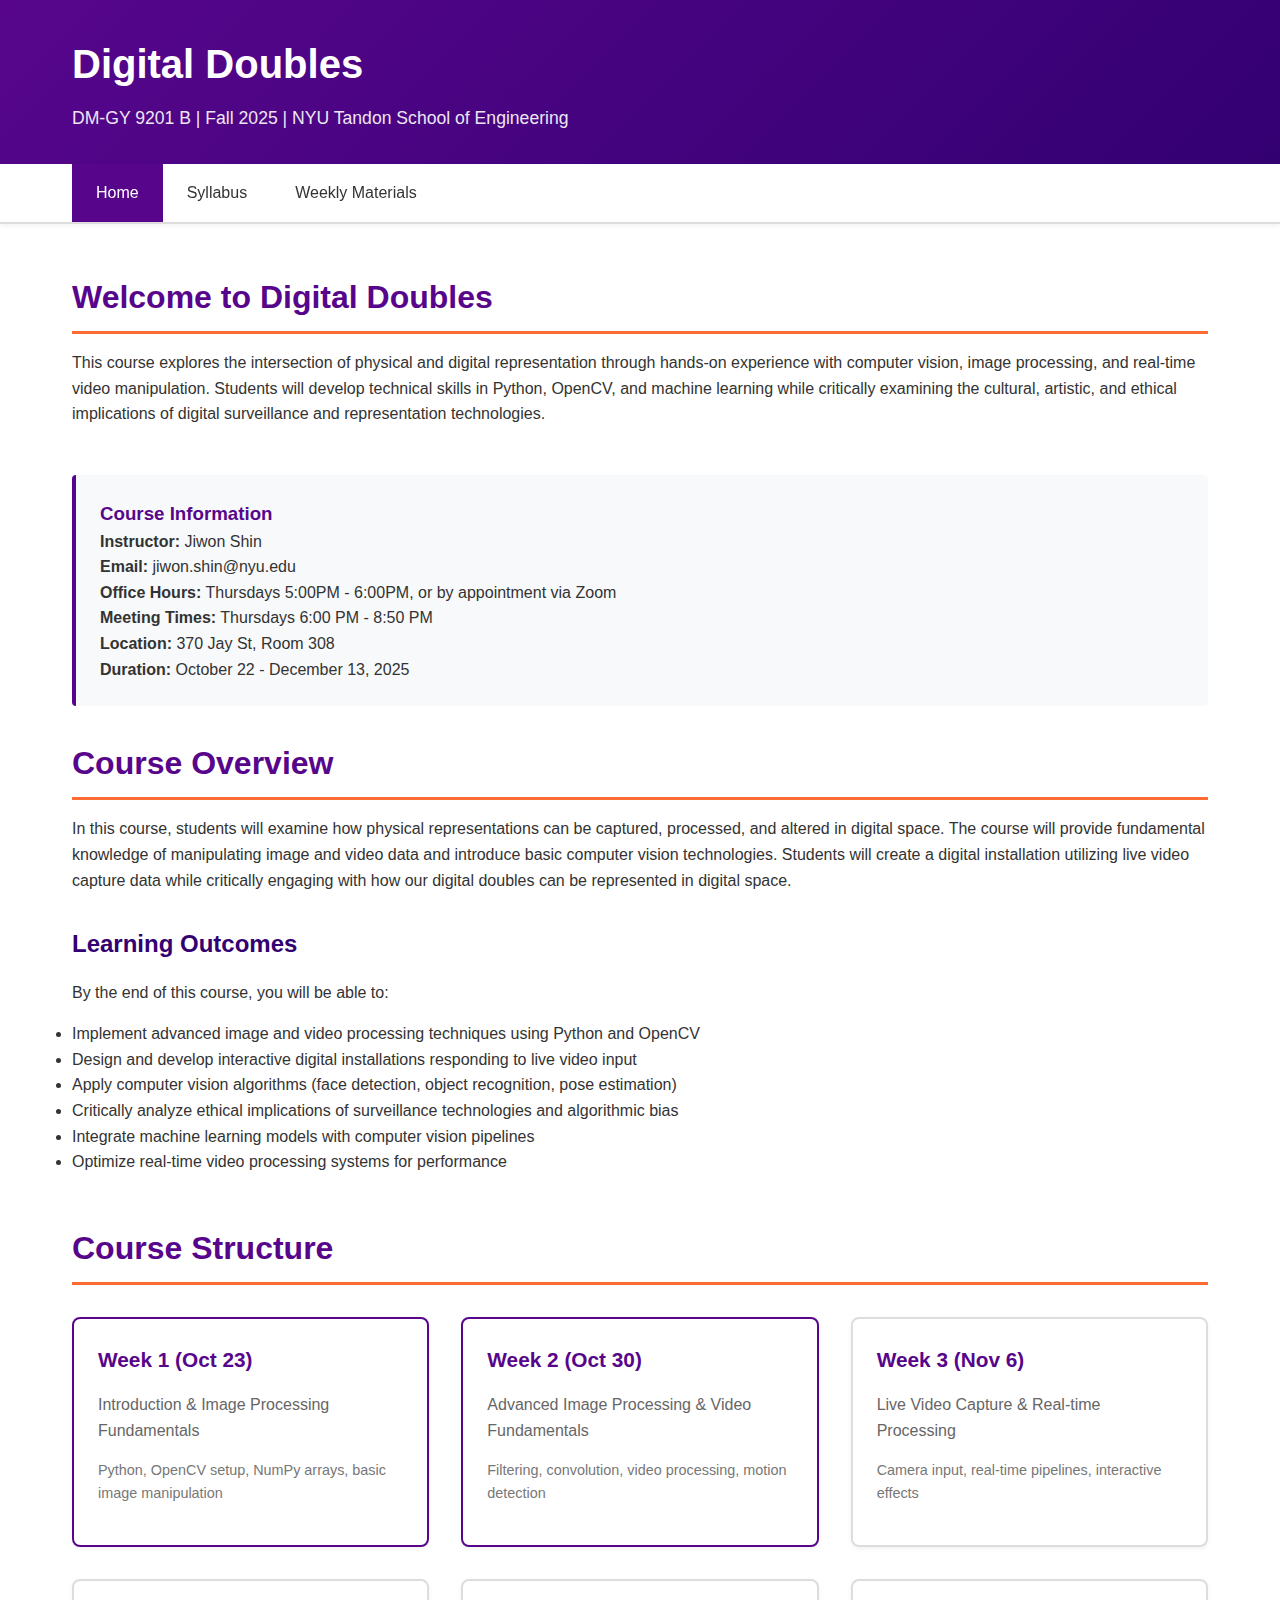
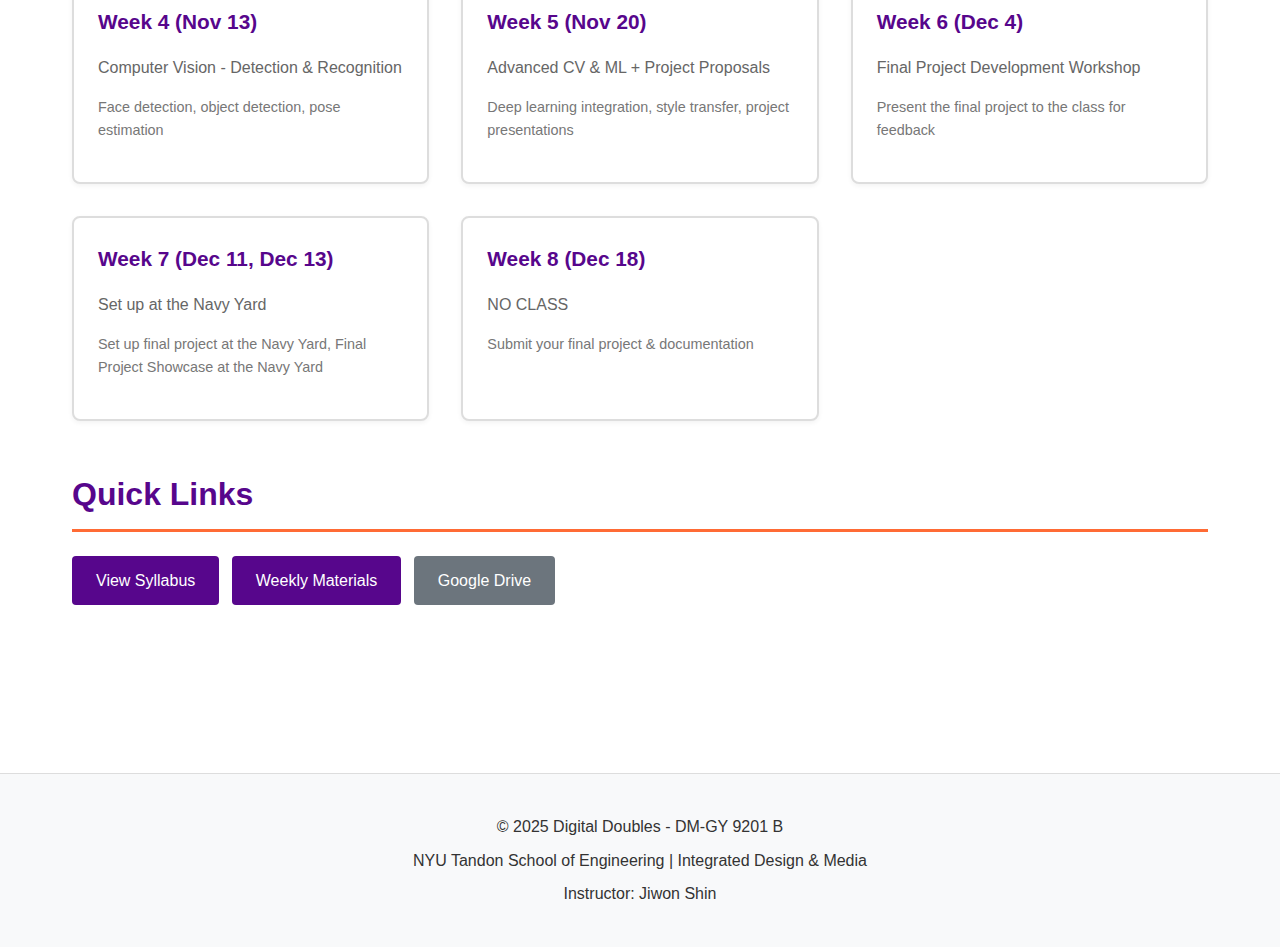
<file: index.html>
<!DOCTYPE html>
<html lang="en">
<head>
    <meta charset="UTF-8">
    <meta name="viewport" content="width=device-width, initial-scale=1.0">
    <title>Digital Doubles - DM-GY 9201 B</title>
    <link rel="stylesheet" href="css/style.css">
</head>
<body>
    <header>
        <div class="header-content">
            <h1>Digital Doubles</h1>
            <p class="subtitle">DM-GY 9201 B | Fall 2025 | NYU Tandon School of Engineering</p>
        </div>
    </header>

    <nav>
        <ul>
            <li><a href="index.html" class="active">Home</a></li>
            <li><a href="syllabus.html">Syllabus</a></li>
            <li><a href="weeks.html">Weekly Materials</a></li>
        </ul>
    </nav>

    <div class="container">
        <section class="content-section">
            <h2>Welcome to Digital Doubles</h2>
            <p>
                This course explores the intersection of physical and digital representation through hands-on 
                experience with computer vision, image processing, and real-time video manipulation. Students 
                will develop technical skills in Python, OpenCV, and machine learning while critically examining 
                the cultural, artistic, and ethical implications of digital surveillance and representation technologies.
            </p>
        </section>

        <div class="info-box">
            <h3>Course Information</h3>
            <p><strong>Instructor:</strong> Jiwon Shin</p>
            <p><strong>Email:</strong> jiwon.shin@nyu.edu</p>
            <p><strong>Office Hours:</strong> Thursdays 5:00PM - 6:00PM, or by appointment via Zoom</p>
            <p><strong>Meeting Times:</strong> Thursdays 6:00 PM - 8:50 PM</p>
            <p><strong>Location:</strong> 370 Jay St, Room 308</p>
            <p><strong>Duration:</strong> October 22 - December 13, 2025</p>
        </div>

        <section class="content-section">
            <h2>Course Overview</h2>
            <p>
                In this course, students will examine how physical representations can be captured, processed, 
                and altered in digital space. The course will provide fundamental knowledge of manipulating image 
                and video data and introduce basic computer vision technologies. Students will create a digital 
                installation utilizing live video capture data while critically engaging with how our digital 
                doubles can be represented in digital space.
            </p>

            <h3>Learning Outcomes</h3>
            <p>By the end of this course, you will be able to:</p>
            <ul>
                <li>Implement advanced image and video processing techniques using Python and OpenCV</li>
                <li>Design and develop interactive digital installations responding to live video input</li>
                <li>Apply computer vision algorithms (face detection, object recognition, pose estimation)</li>
                <li>Critically analyze ethical implications of surveillance technologies and algorithmic bias</li>
                <li>Integrate machine learning models with computer vision pipelines</li>
                <li>Optimize real-time video processing systems for performance</li>
            </ul>
        </section>

        <section class="content-section">
            <h2>Course Structure</h2>
            <div class="week-grid">
                <a href="week1.html" class="week-card-link">
                    <div class="week-card week-card-active">
                        <h3>Week 1 (Oct 23)</h3>
                        <p>Introduction & Image Processing Fundamentals</p>
                        <p class="topics">Python, OpenCV setup, NumPy arrays, basic image manipulation</p>
                    </div>
                </a>
                <a href="week2.html" class="week-card-link">
                    <div class="week-card week-card-active">
                        <h3>Week 2 (Oct 30)</h3>
                        <p>Advanced Image Processing & Video Fundamentals</p>
                        <p class="topics">Filtering, convolution, video processing, motion detection</p>
                    </div>
                </a>
                <div class="week-card">
                    <h3>Week 3 (Nov 6)</h3>
                    <p>Live Video Capture & Real-time Processing</p>
                    <p class="topics">Camera input, real-time pipelines, interactive effects</p>
                </div>
                <div class="week-card">
                    <h3>Week 4 (Nov 13)</h3>
                    <p>Computer Vision - Detection & Recognition</p>
                    <p class="topics">Face detection, object detection, pose estimation</p>
                </div>
                <div class="week-card">
                    <h3>Week 5 (Nov 20)</h3>
                    <p>Advanced CV & ML + Project Proposals</p>
                    <p class="topics">Deep learning integration, style transfer, project presentations</p>
                </div>
                <div class="week-card">
                    <h3>Week 6 (Dec 4)</h3>
                    <p>Final Project Development Workshop</p>
                    <p class="topics">Present the final project to the class for feedback</p>
                </div>
                <div class="week-card">
                    <h3>Week 7 (Dec 11, Dec 13)</h3>
                    <p>Set up at the Navy Yard</p>
                    <p class="topics">Set up final project at the Navy Yard, Final Project Showcase at the Navy Yard</p>
                </div>
                <div class="week-card">
                    <h3>Week 8 (Dec 18)</h3>
                    <p>NO CLASS</p>
                    <p class="topics">Submit your final project & documentation</p>
                </div>
            </div>
        </section>

        <section class="content-section">
            <h2>Quick Links</h2>
            <p>
                <a href="syllabus.html" class="btn">View Syllabus</a>
                <a href="weeks.html" class="btn">Weekly Materials</a>
                <a href="https://drive.google.com/drive/folders/1QBC_GxFM-6KoTL7bqZjC76_r6MVasSG8?usp=drive_link" class="btn btn-secondary" target="_blank">Google Drive</a>
            </p>
        </section>

    </div>

    <footer>
        <p>&copy; 2025 Digital Doubles - DM-GY 9201 B</p>
        <p>NYU Tandon School of Engineering | Integrated Design & Media</p>
        <p>Instructor: Jiwon Shin</p>
    </footer>
</body>
</html>
</file>
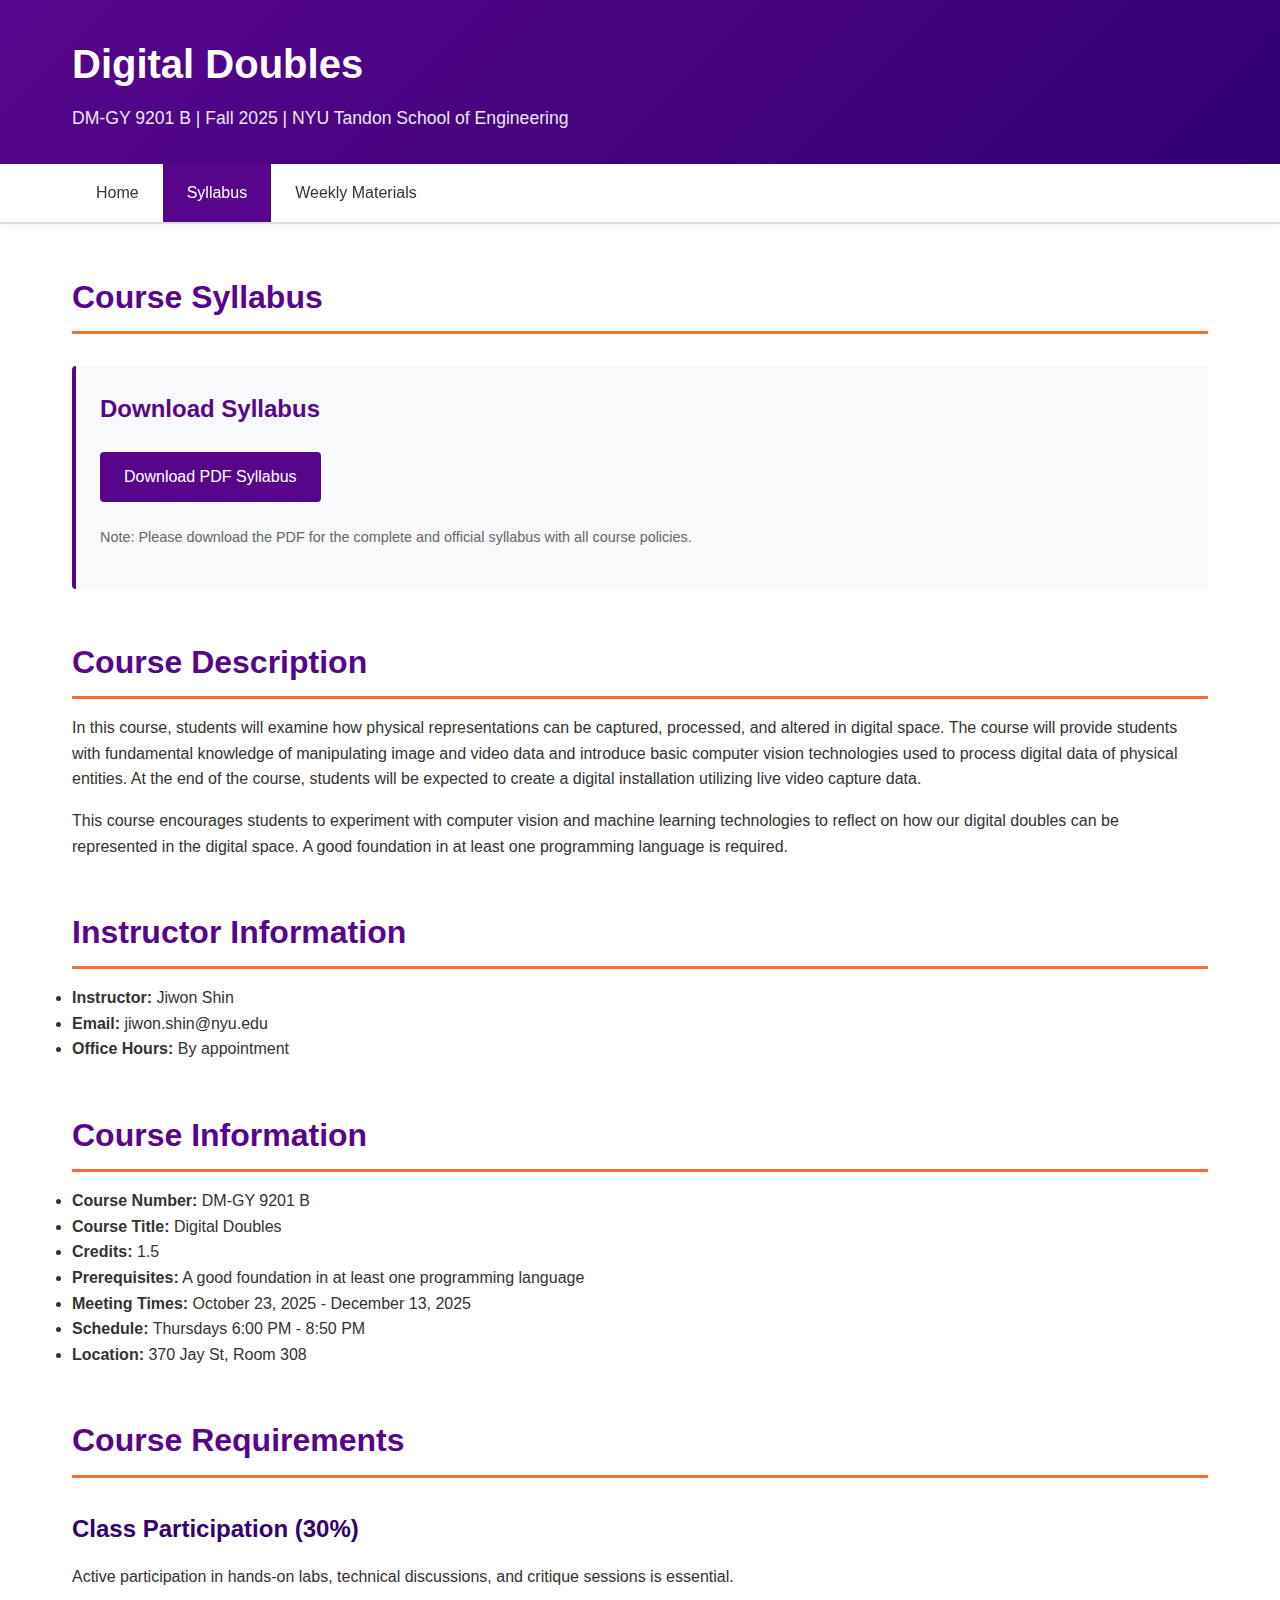
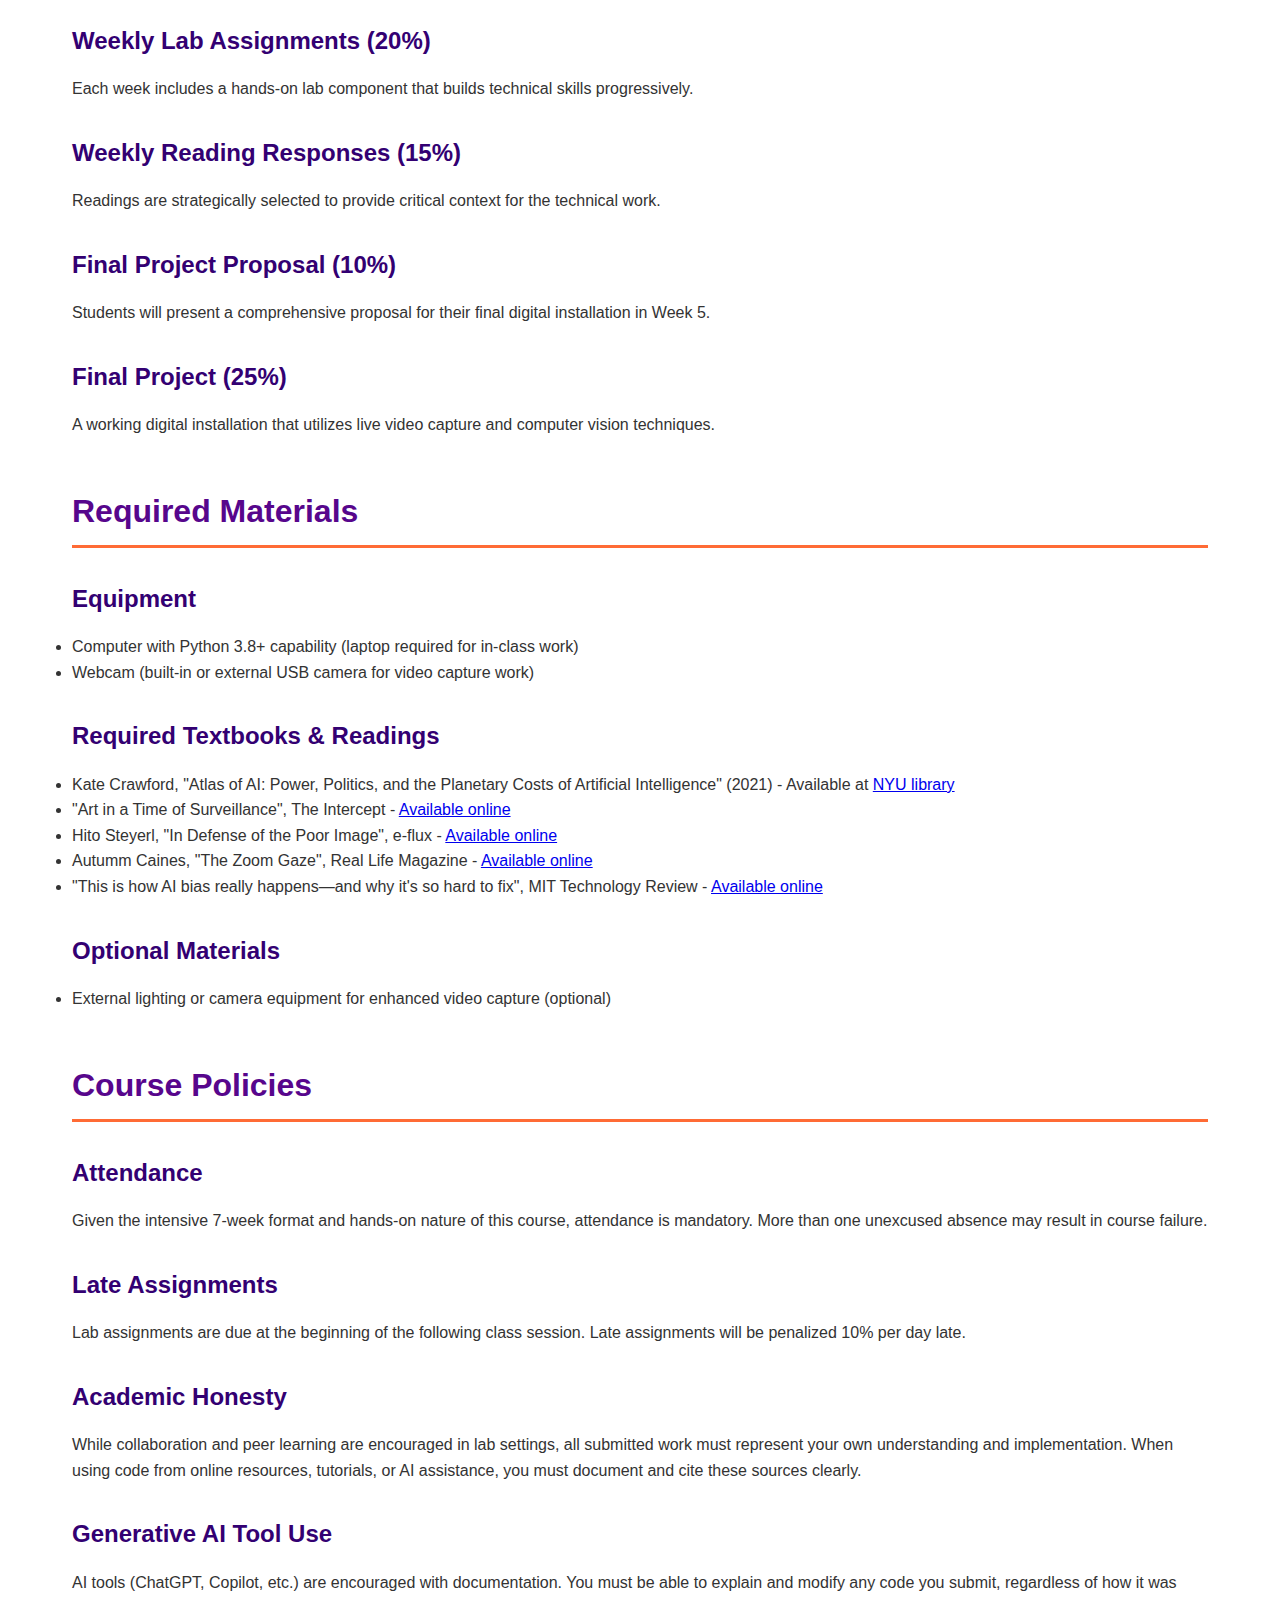
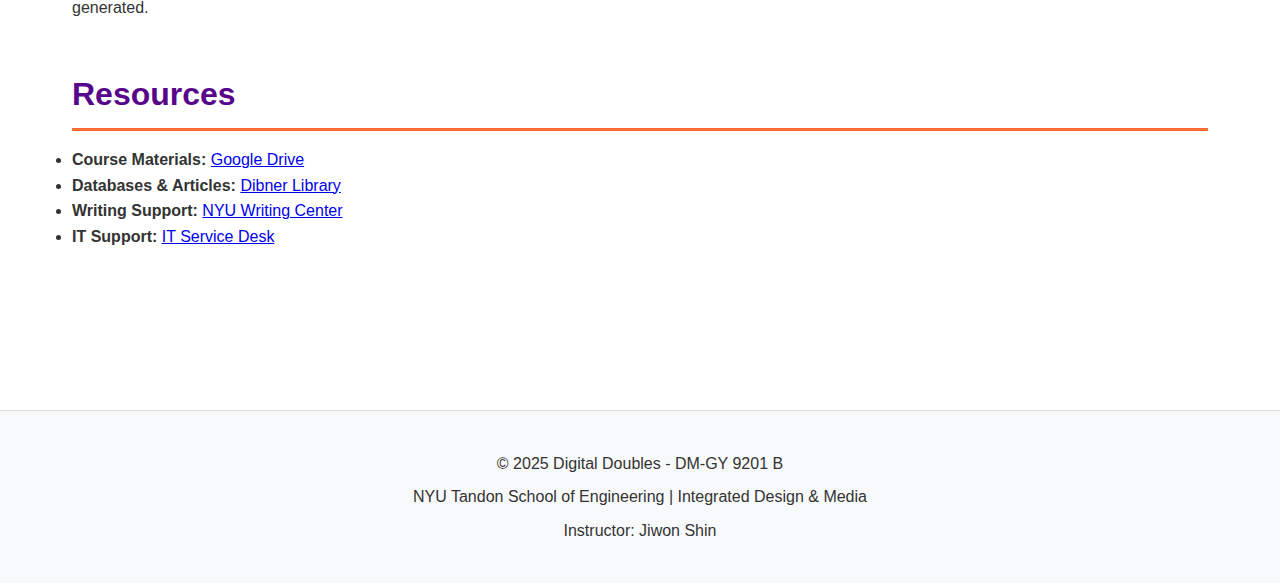
<file: syllabus.html>
<!DOCTYPE html>
<html lang="en">
<head>
    <meta charset="UTF-8">
    <meta name="viewport" content="width=device-width, initial-scale=1.0">
    <title>Syllabus - Digital Doubles</title>
    <link rel="stylesheet" href="css/style.css">
</head>
<body>
    <header>
        <div class="header-content">
            <h1>Digital Doubles</h1>
            <p class="subtitle">DM-GY 9201 B | Fall 2025 | NYU Tandon School of Engineering</p>
        </div>
    </header>

    <nav>
        <ul>
            <li><a href="index.html">Home</a></li>
            <li><a href="syllabus.html" class="active">Syllabus</a></li>
            <li><a href="weeks.html">Weekly Materials</a></li>
        </ul>
    </nav>

    <div class="container">
        <section class="content-section">
            <h2>Course Syllabus</h2>
            
            <div class="info-box">
                <h3>Download Syllabus</h3>
                <p>
                    <a href="syllabus.pdf" class="btn" download>Download PDF Syllabus</a>
                </p>
                <p style="margin-top: 1rem; font-size: 0.9rem; color: #666;">
                    Note: Please download the PDF for the complete and official syllabus with all course policies.
                </p>
            </div>
        </section>

        <section class="content-section">
            <h2>Course Description</h2>
            <p>
                In this course, students will examine how physical representations can be captured, processed, 
                and altered in digital space. The course will provide students with fundamental knowledge of 
                manipulating image and video data and introduce basic computer vision technologies used to 
                process digital data of physical entities. At the end of the course, students will be expected 
                to create a digital installation utilizing live video capture data.
            </p>
            <p>
                This course encourages students to experiment with computer vision and machine learning 
                technologies to reflect on how our digital doubles can be represented in the digital space. 
                A good foundation in at least one programming language is required.
            </p>
        </section>

        <section class="content-section">
            <h2>Instructor Information</h2>
            <ul>
                <li><strong>Instructor:</strong> Jiwon Shin</li>
                <li><strong>Email:</strong> jiwon.shin@nyu.edu</li>
                <li><strong>Office Hours:</strong> By appointment</li>
            </ul>
        </section>

        <section class="content-section">
            <h2>Course Information</h2>
            <ul>
                <li><strong>Course Number:</strong> DM-GY 9201 B</li>
                <li><strong>Course Title:</strong> Digital Doubles</li>
                <li><strong>Credits:</strong> 1.5</li>
                <li><strong>Prerequisites:</strong> A good foundation in at least one programming language</li>
                <li><strong>Meeting Times:</strong> October 23, 2025 - December 13, 2025</li>
                <li><strong>Schedule:</strong> Thursdays 6:00 PM - 8:50 PM</li>
                <li><strong>Location:</strong> 370 Jay St, Room 308</li>
            </ul>
        </section>

        <section class="content-section">
            <h2>Course Requirements</h2>
            
            <h3>Class Participation (30%)</h3>
            <p>
                Active participation in hands-on labs, technical discussions, and critique sessions is essential.
            </p>

            <h3>Weekly Lab Assignments (20%)</h3>
            <p>
                Each week includes a hands-on lab component that builds technical skills progressively.
            </p>

            <h3>Weekly Reading Responses (15%)</h3>
            <p>
                Readings are strategically selected to provide critical context for the technical work.
            </p>

            <h3>Final Project Proposal (10%)</h3>
            <p>
                Students will present a comprehensive proposal for their final digital installation in Week 5.
            </p>

            <h3>Final Project (25%)</h3>
            <p>
                A working digital installation that utilizes live video capture and computer vision techniques.
            </p>
        </section>

        <section class="content-section">
            <h2>Required Materials</h2>
            
            <h3>Equipment</h3>
            <ul>
                <li>Computer with Python 3.8+ capability (laptop required for in-class work)</li>
                <li>Webcam (built-in or external USB camera for video capture work)</li>
            </ul>

            <h3>Required Textbooks & Readings</h3>
            <ul>
                <li>Kate Crawford, "Atlas of AI: Power, Politics, and the Planetary Costs of Artificial Intelligence" (2021) - Available at <a href="https://library.nyu.edu" target="_blank">NYU library</a></li>
                <li>"Art in a Time of Surveillance", The Intercept - <a href="https://theintercept.com/2014/11/13/art-surveillance-explored-artists/" target="_blank">Available online</a></li>
                <li>Hito Steyerl, "In Defense of the Poor Image", e-flux - <a href="https://www.e-flux.com/journal/10/61362/in-defense-of-the-poor-image" target="_blank">Available online</a></li>
                <li>Autumm Caines, "The Zoom Gaze", Real Life Magazine - <a href="https://reallifemag.com/the-zoom-gaze/" target="_blank">Available online</a></li>
                <li>"This is how AI bias really happens—and why it's so hard to fix", MIT Technology Review - <a href="https://www.technologyreview.com/2019/02/04/137602/this-is-how-ai-bias-really-happensand-why-its-so-hard-to-fix/" target="_blank">Available online</a></li>
            </ul>

            <h3>Optional Materials</h3>
            <ul>
                <li>External lighting or camera equipment for enhanced video capture (optional)</li>
            </ul>
        </section>

        <section class="content-section">
            <h2>Course Policies</h2>
            
            <h3>Attendance</h3>
            <p>
                Given the intensive 7-week format and hands-on nature of this course, attendance is mandatory. 
                More than one unexcused absence may result in course failure.
            </p>

            <h3>Late Assignments</h3>
            <p>
                Lab assignments are due at the beginning of the following class session. 
                Late assignments will be penalized 10% per day late.
            </p>

            <h3>Academic Honesty</h3>
            <p>
                While collaboration and peer learning are encouraged in lab settings, all submitted work must 
                represent your own understanding and implementation. When using code from online resources, 
                tutorials, or AI assistance, you must document and cite these sources clearly.
            </p>

            <h3>Generative AI Tool Use</h3>
            <p>
                AI tools (ChatGPT, Copilot, etc.) are encouraged with documentation. You must be able to 
                explain and modify any code you submit, regardless of how it was generated.
            </p>
        </section>

        <section class="content-section">
            <h2>Resources</h2>
            <ul>
                <li><strong>Course Materials:</strong> <a href="https://drive.google.com/drive/folders/1QBC_GxFM-6KoTL7bqZjC76_r6MVasSG8?usp=drive_link" target="_blank">Google Drive</a></li>
                <li><strong>Databases & Articles:</strong> <a href="https://library.nyu.edu" target="_blank">Dibner Library</a></li>
                <li><strong>Writing Support:</strong> <a href="https://nyu.mywconline.com" target="_blank">NYU Writing Center</a></li>
                <li><strong>IT Support:</strong> <a href="https://nyu.edu/it/servicedesk" target="_blank">IT Service Desk</a></li>
            </ul>
        </section>
    </div>

    <footer>
        <p>&copy; 2025 Digital Doubles - DM-GY 9201 B</p>
        <p>NYU Tandon School of Engineering | Integrated Design & Media</p>
        <p>Instructor: Jiwon Shin</p>
    </footer>
</body>
</html>
</file>
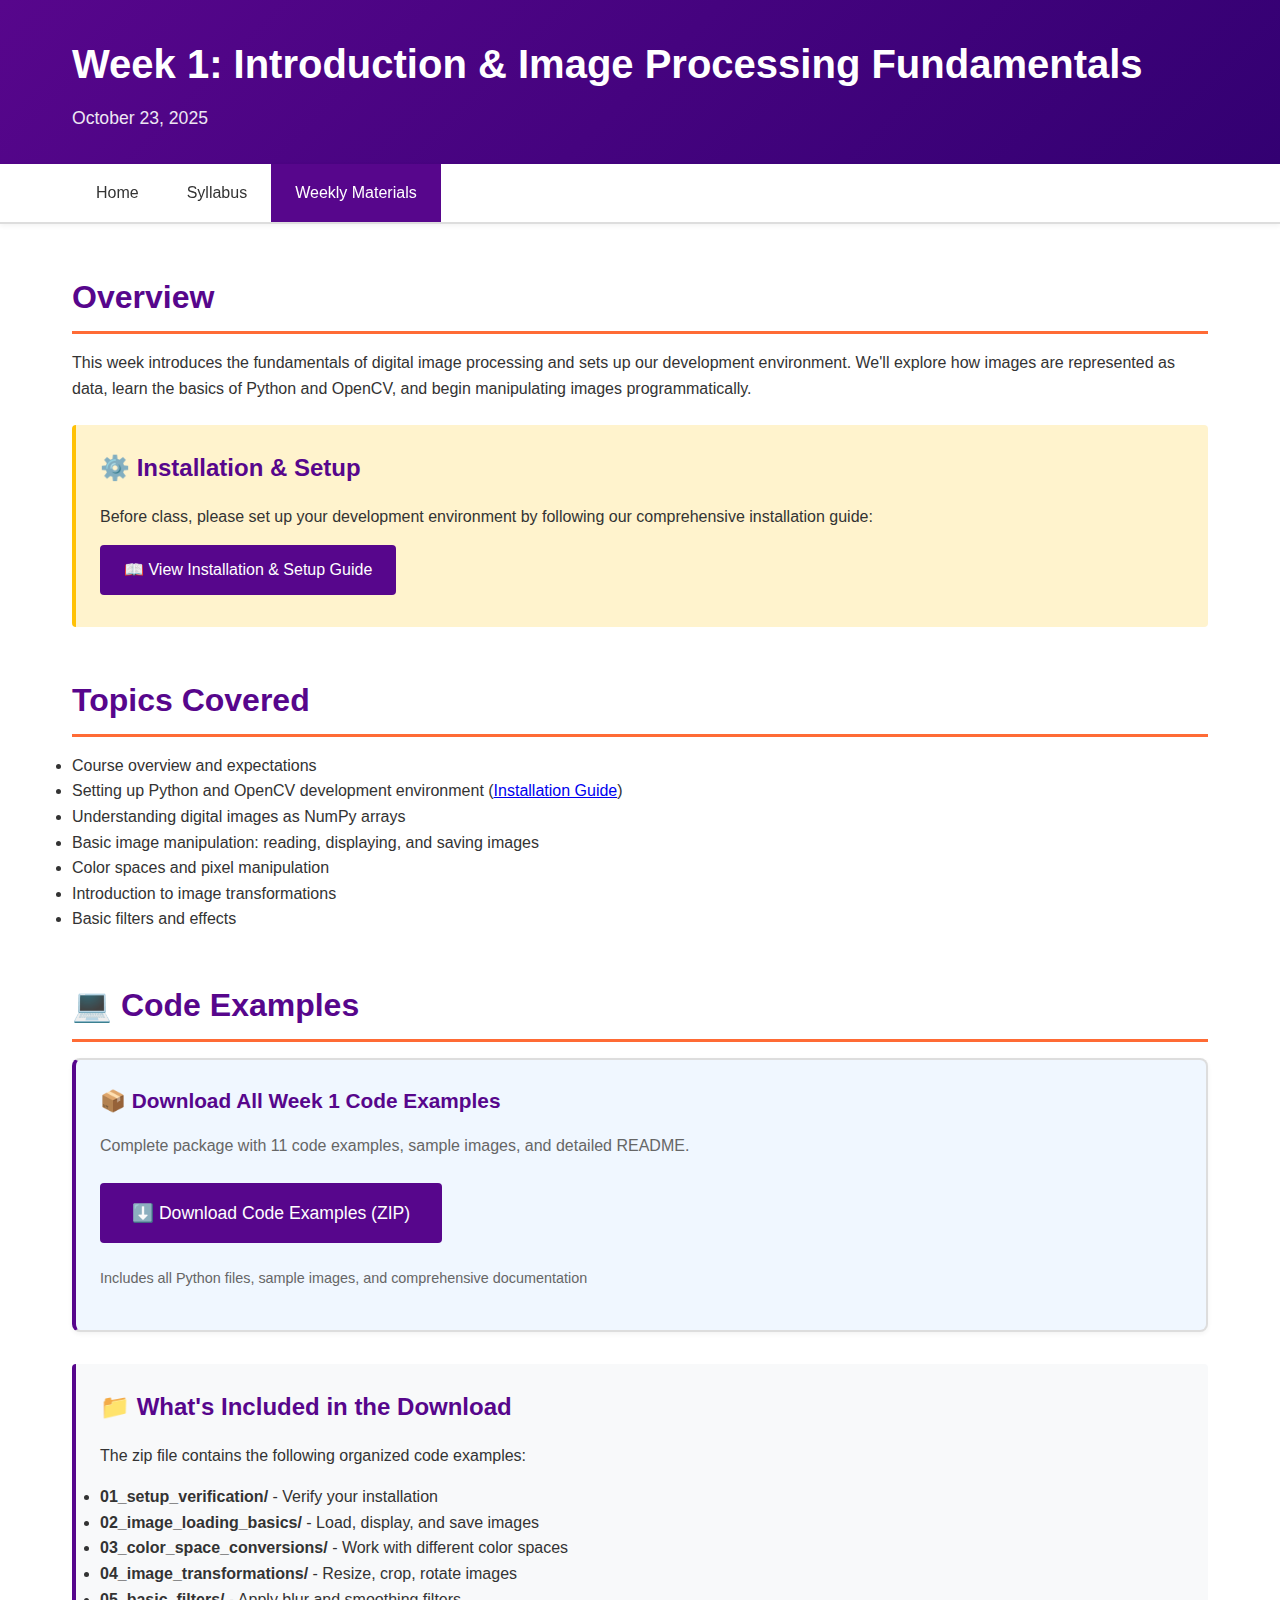
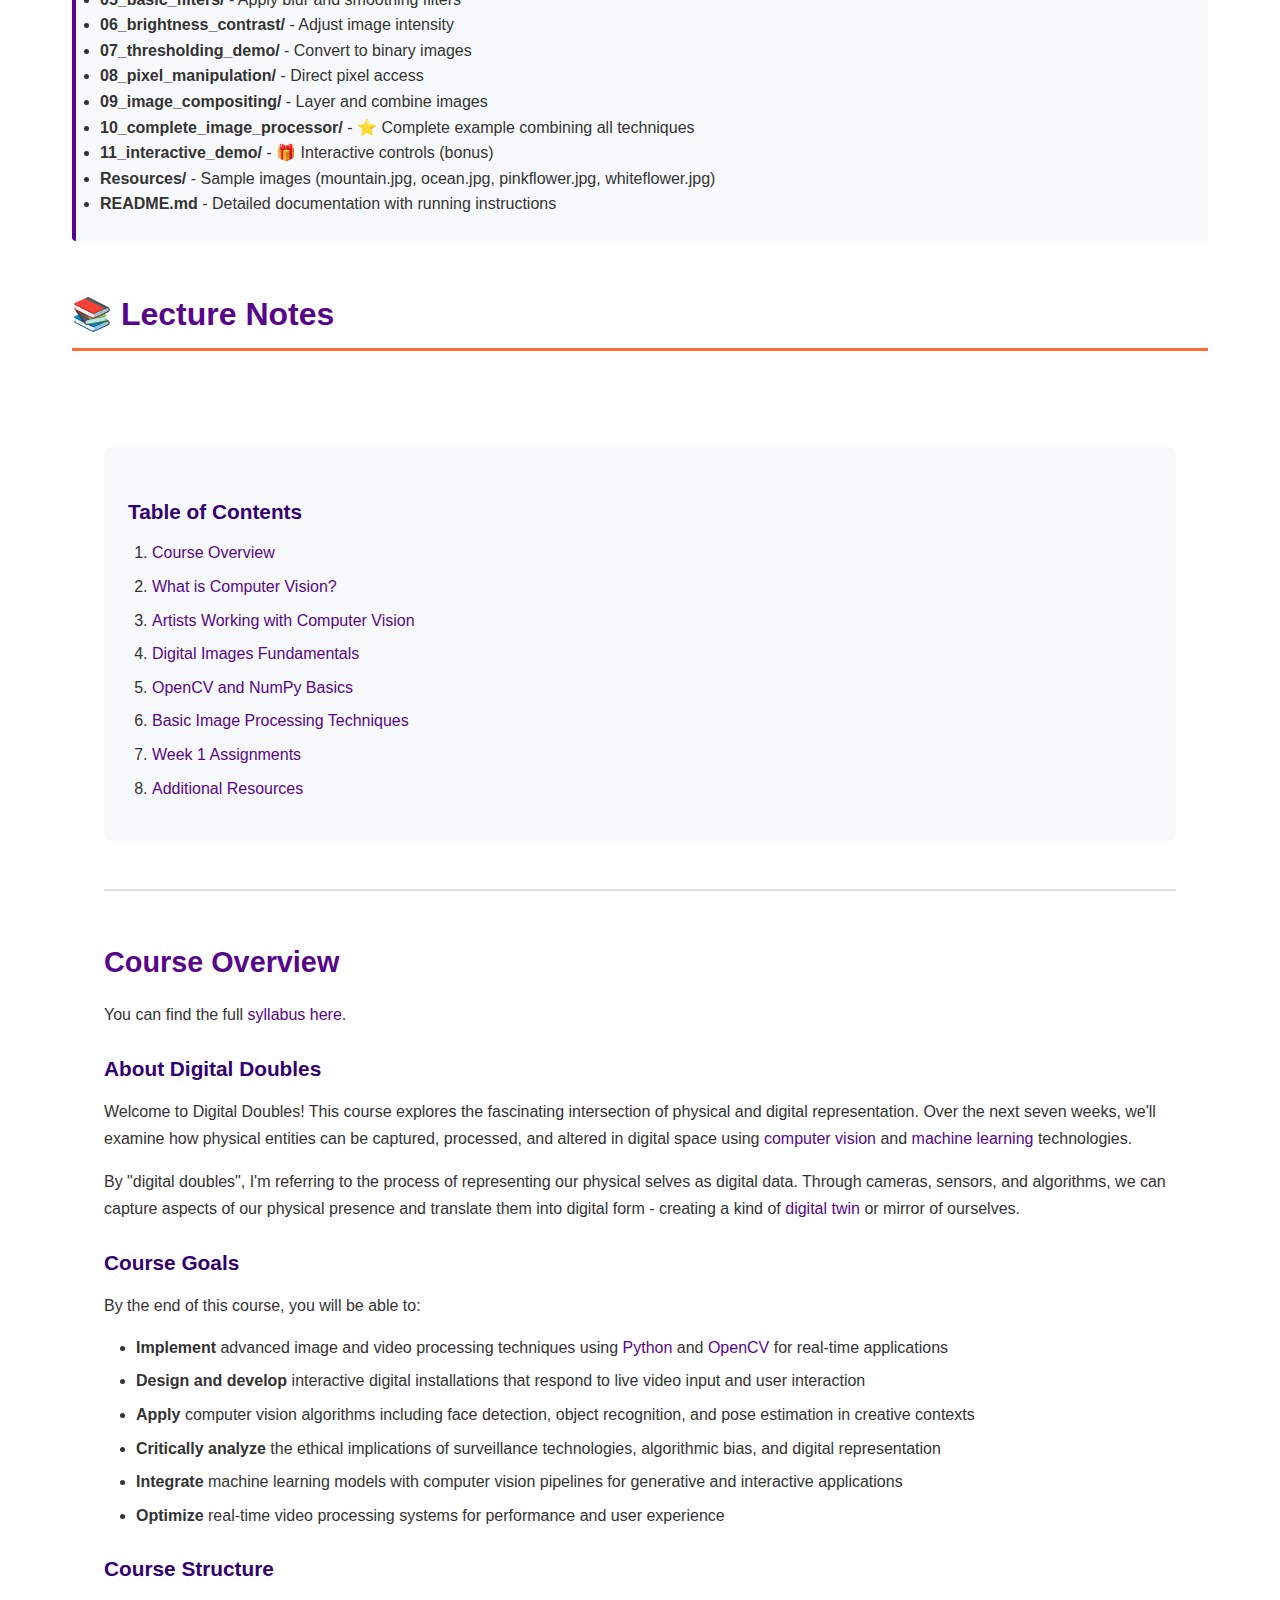
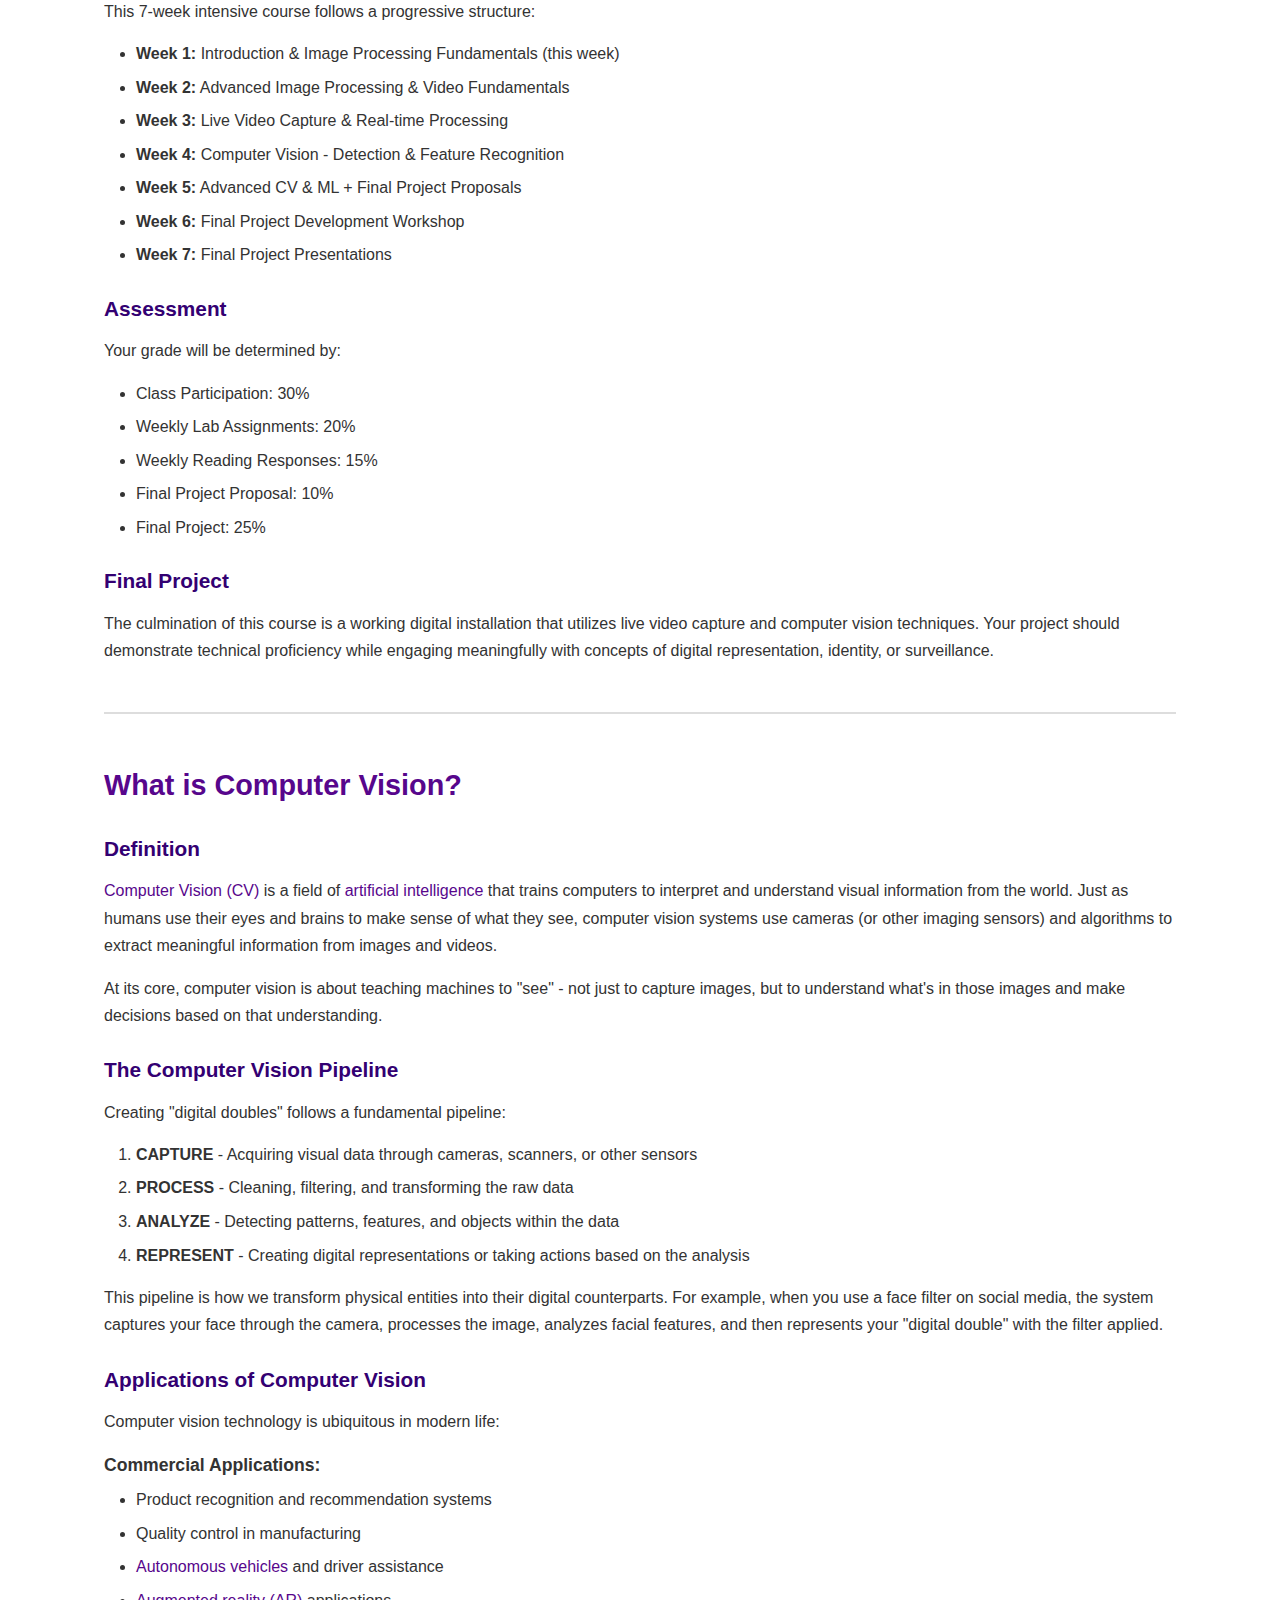
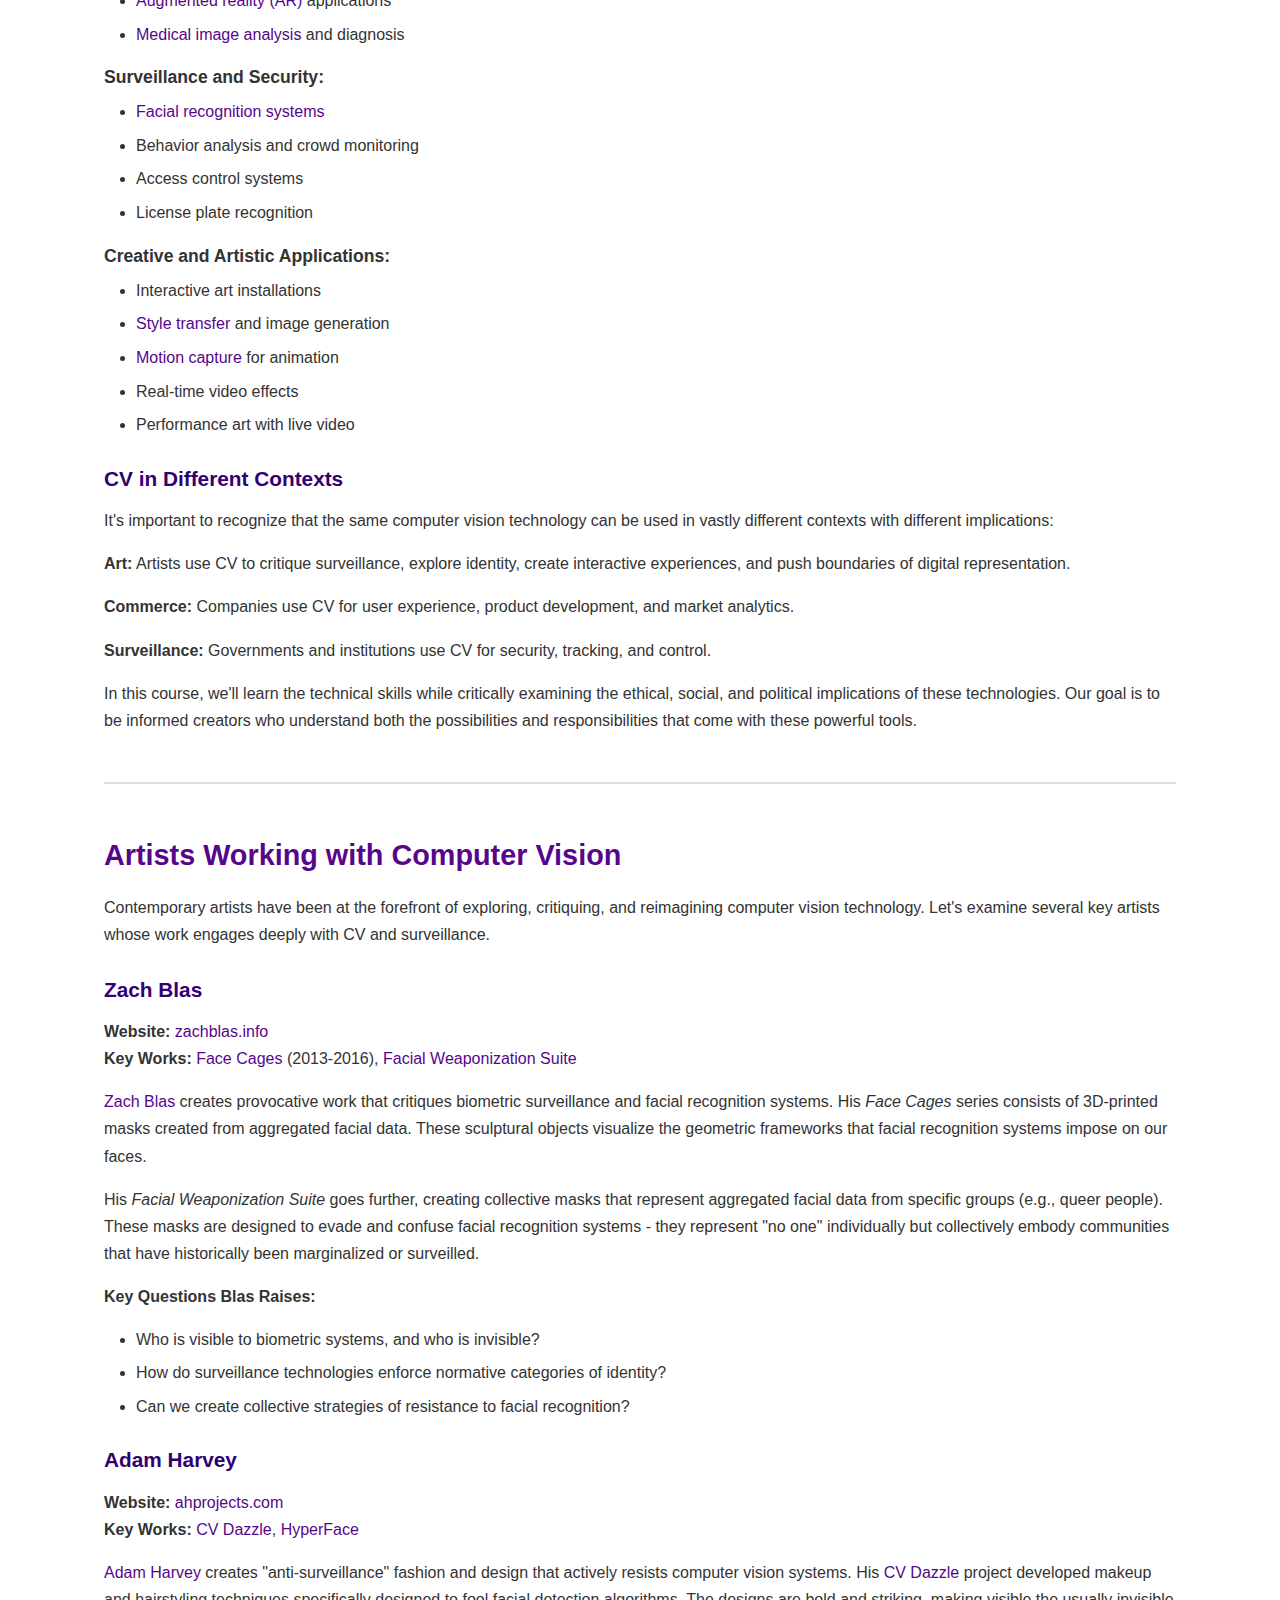
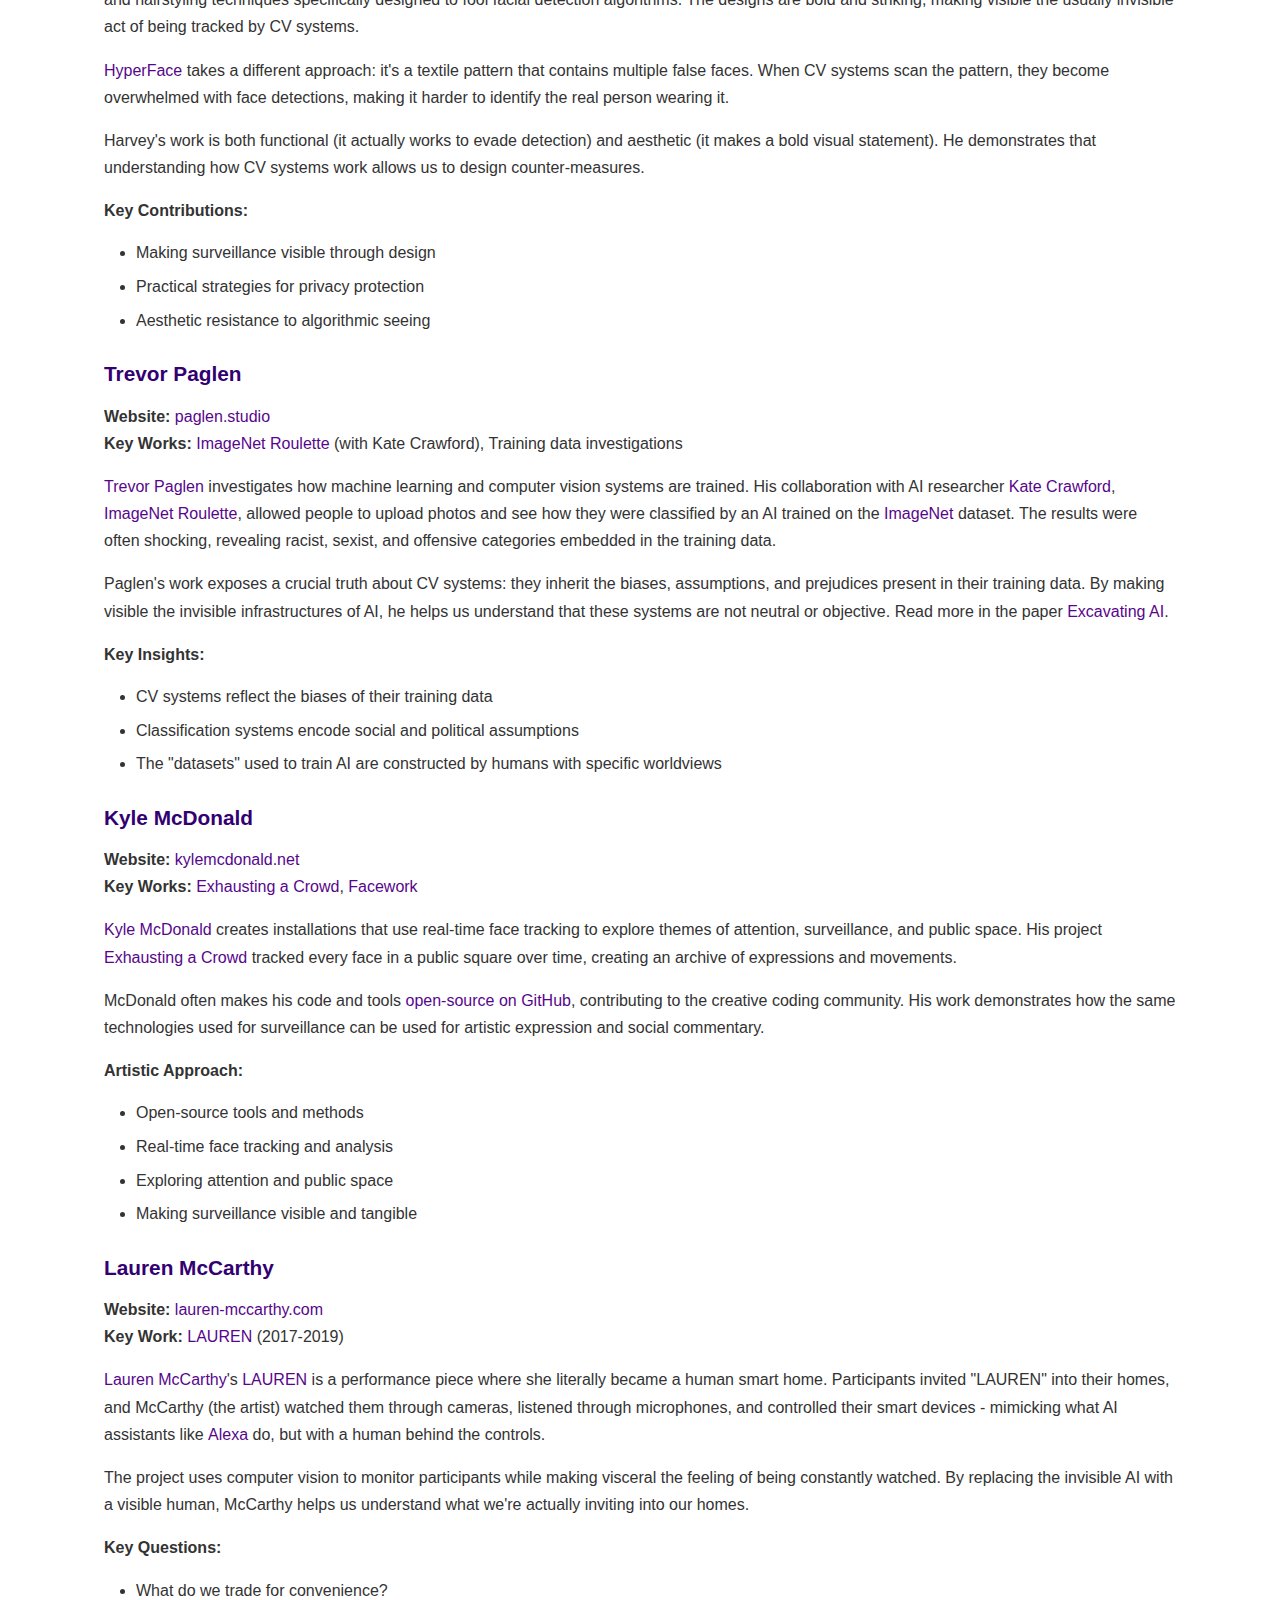
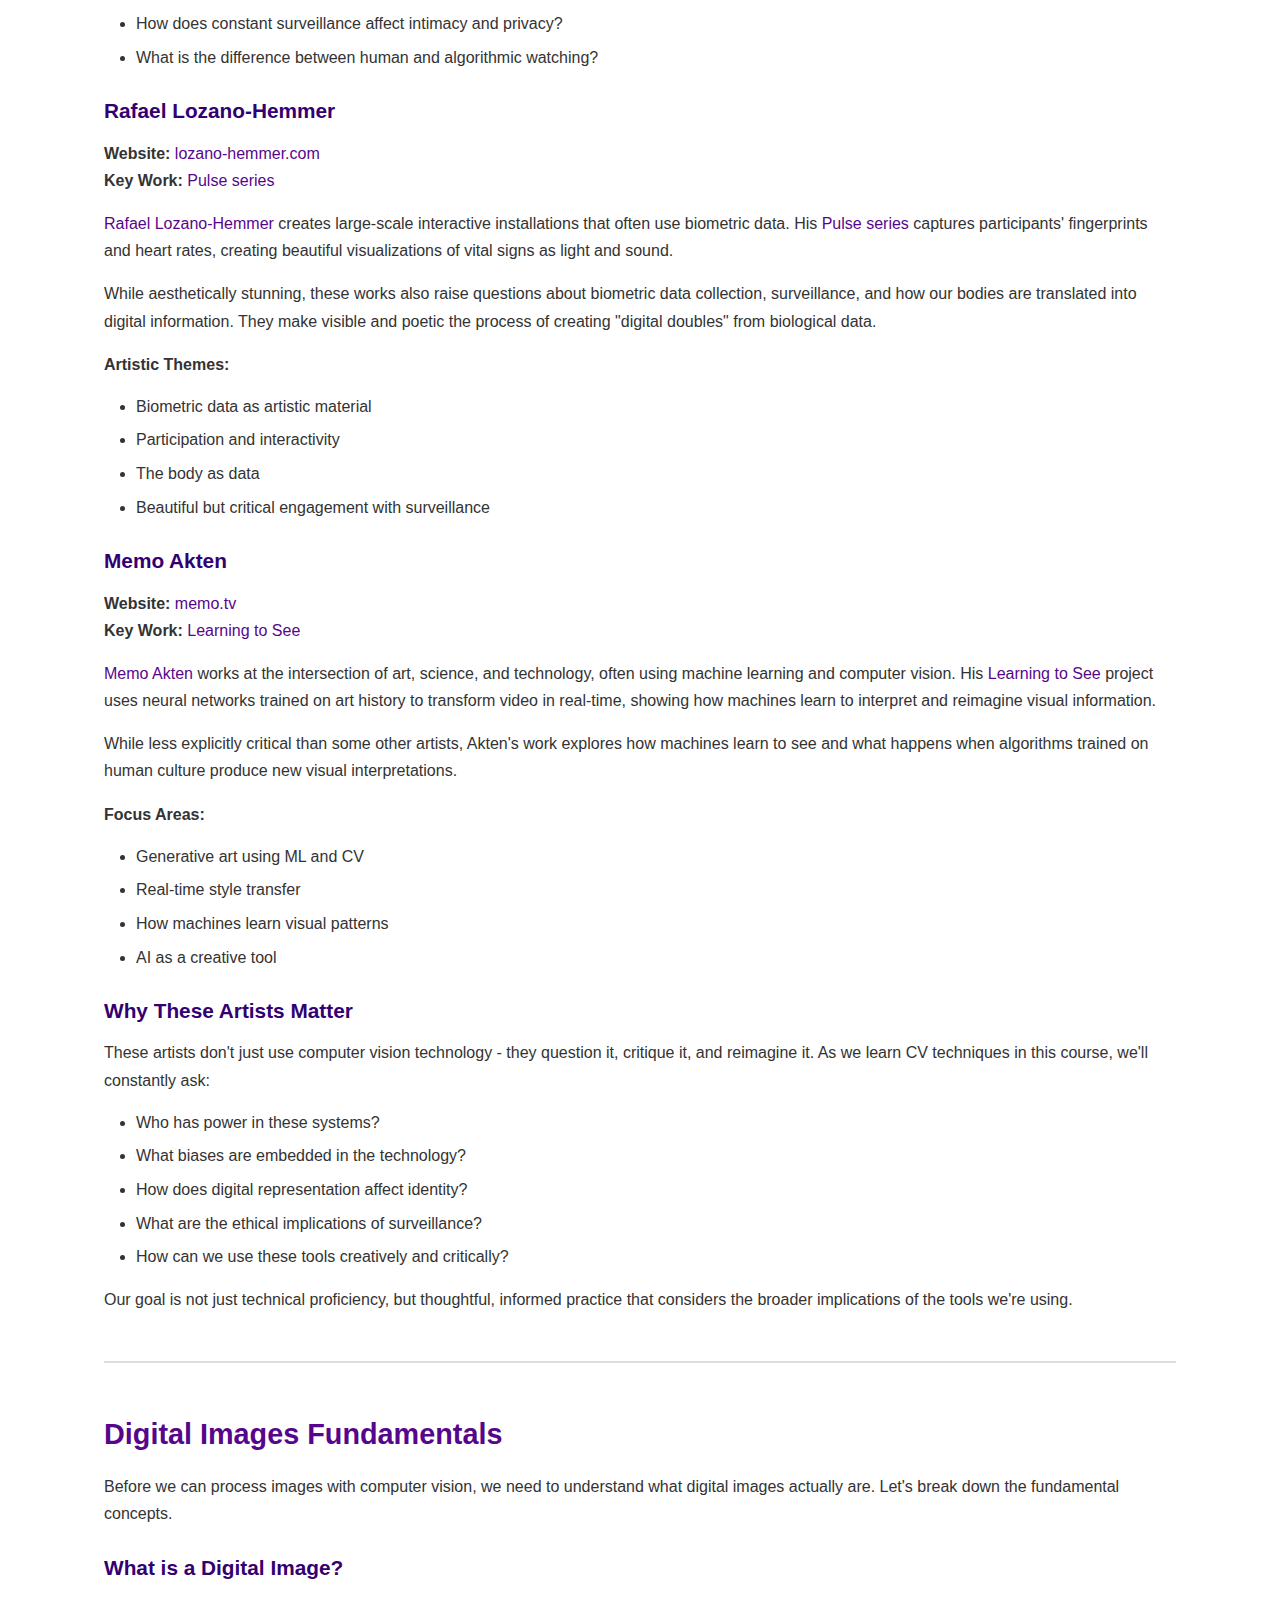
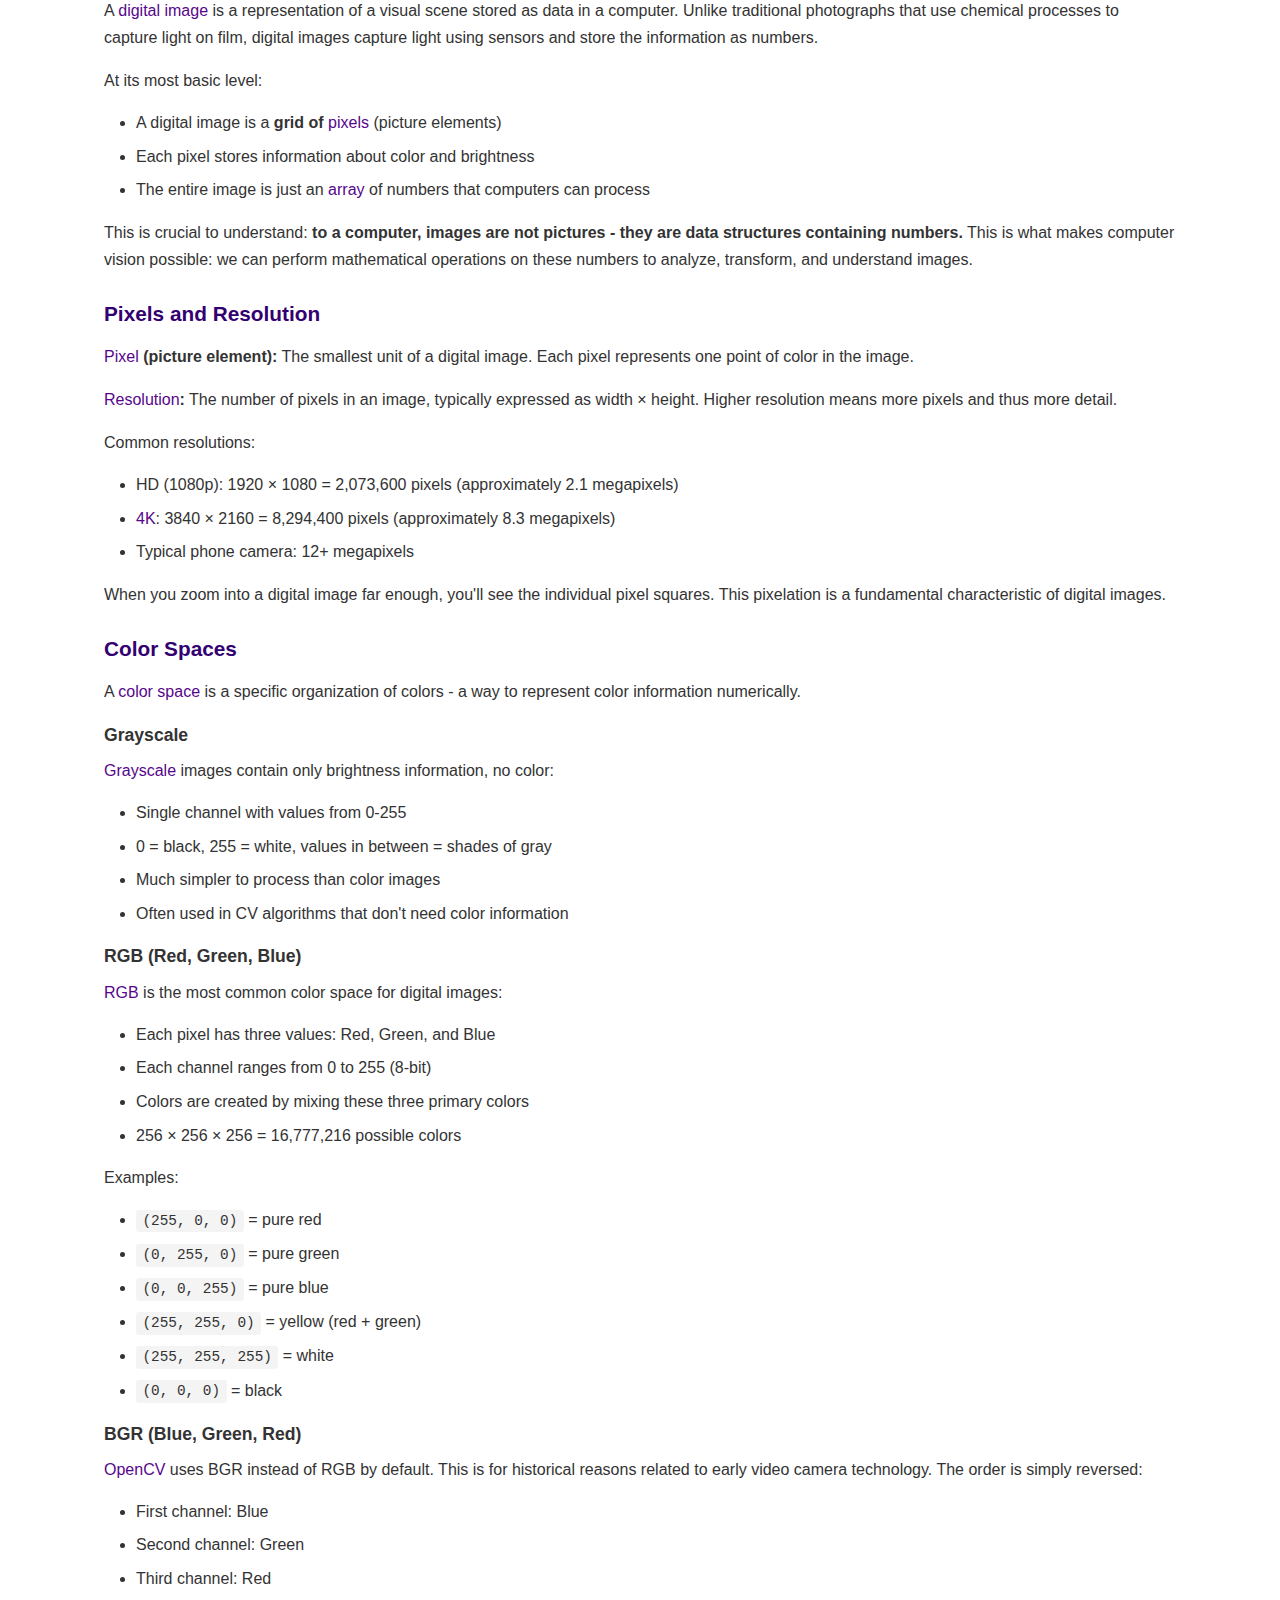
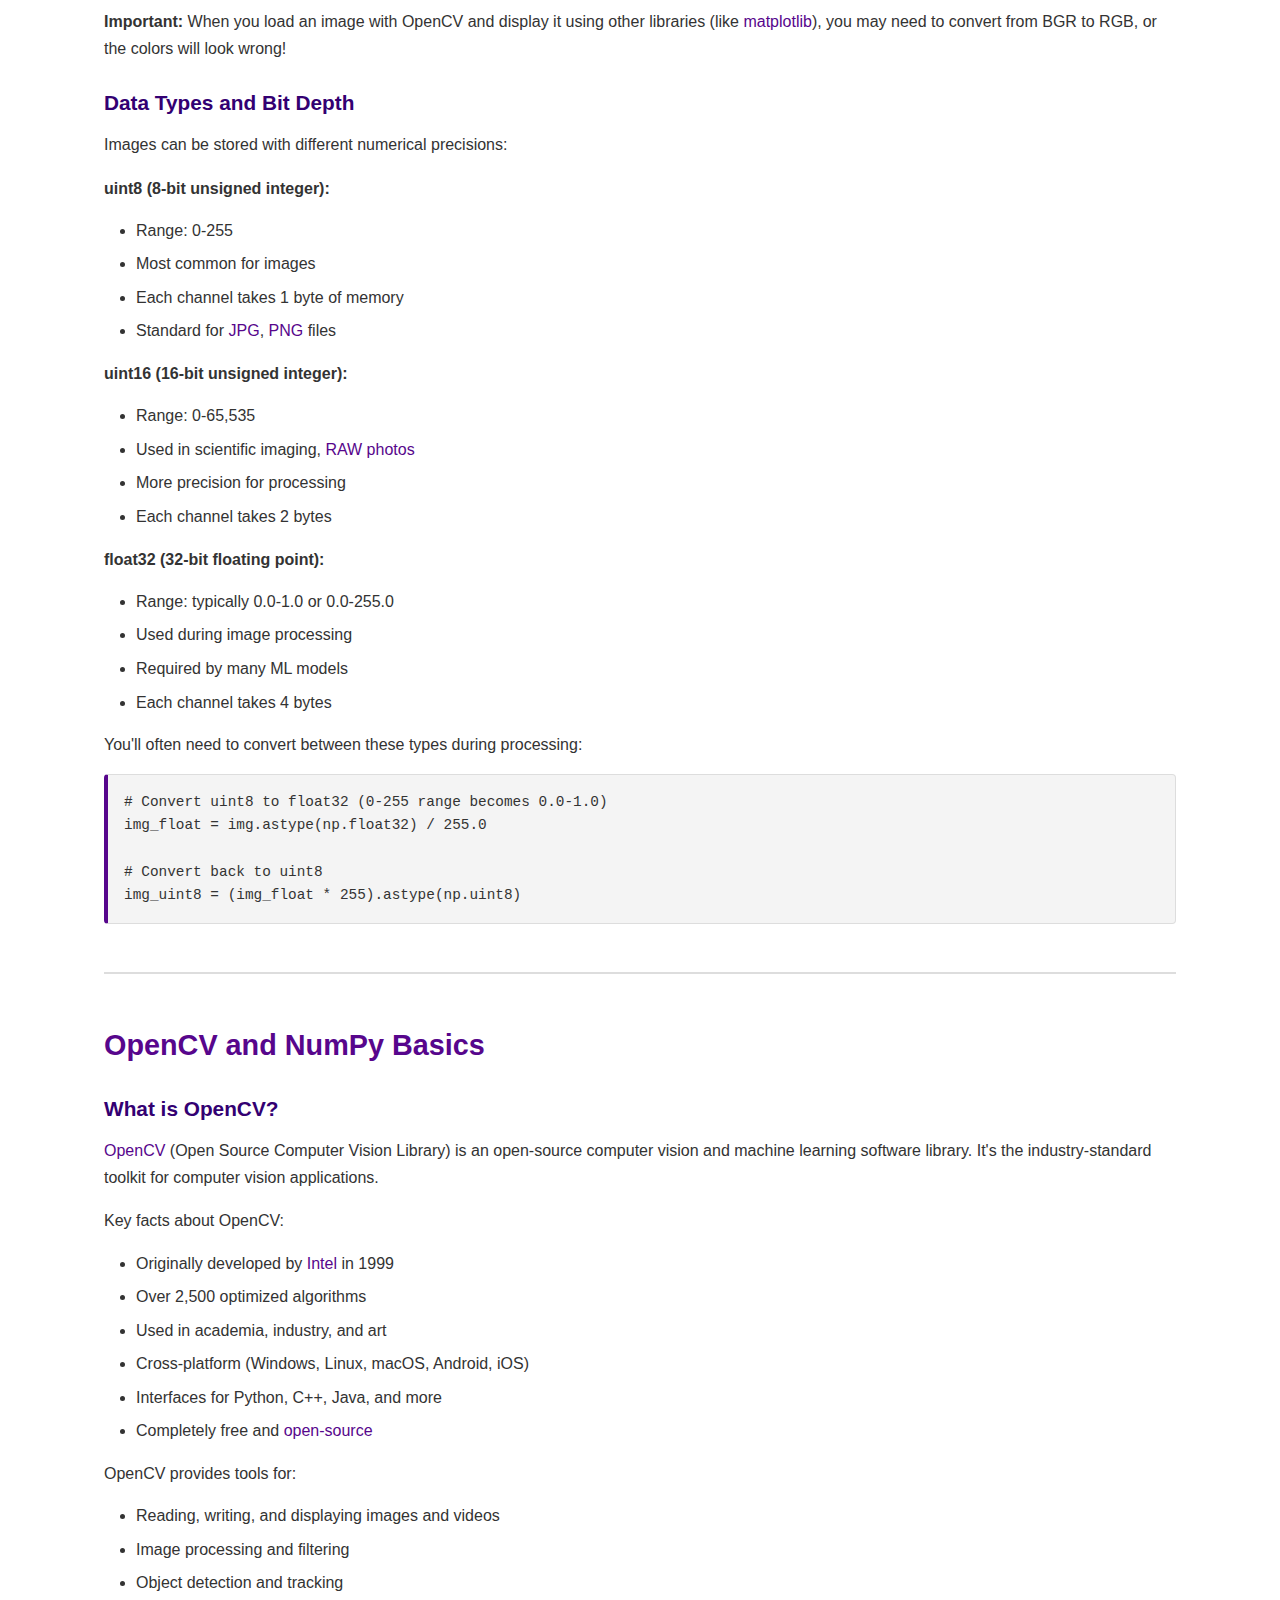
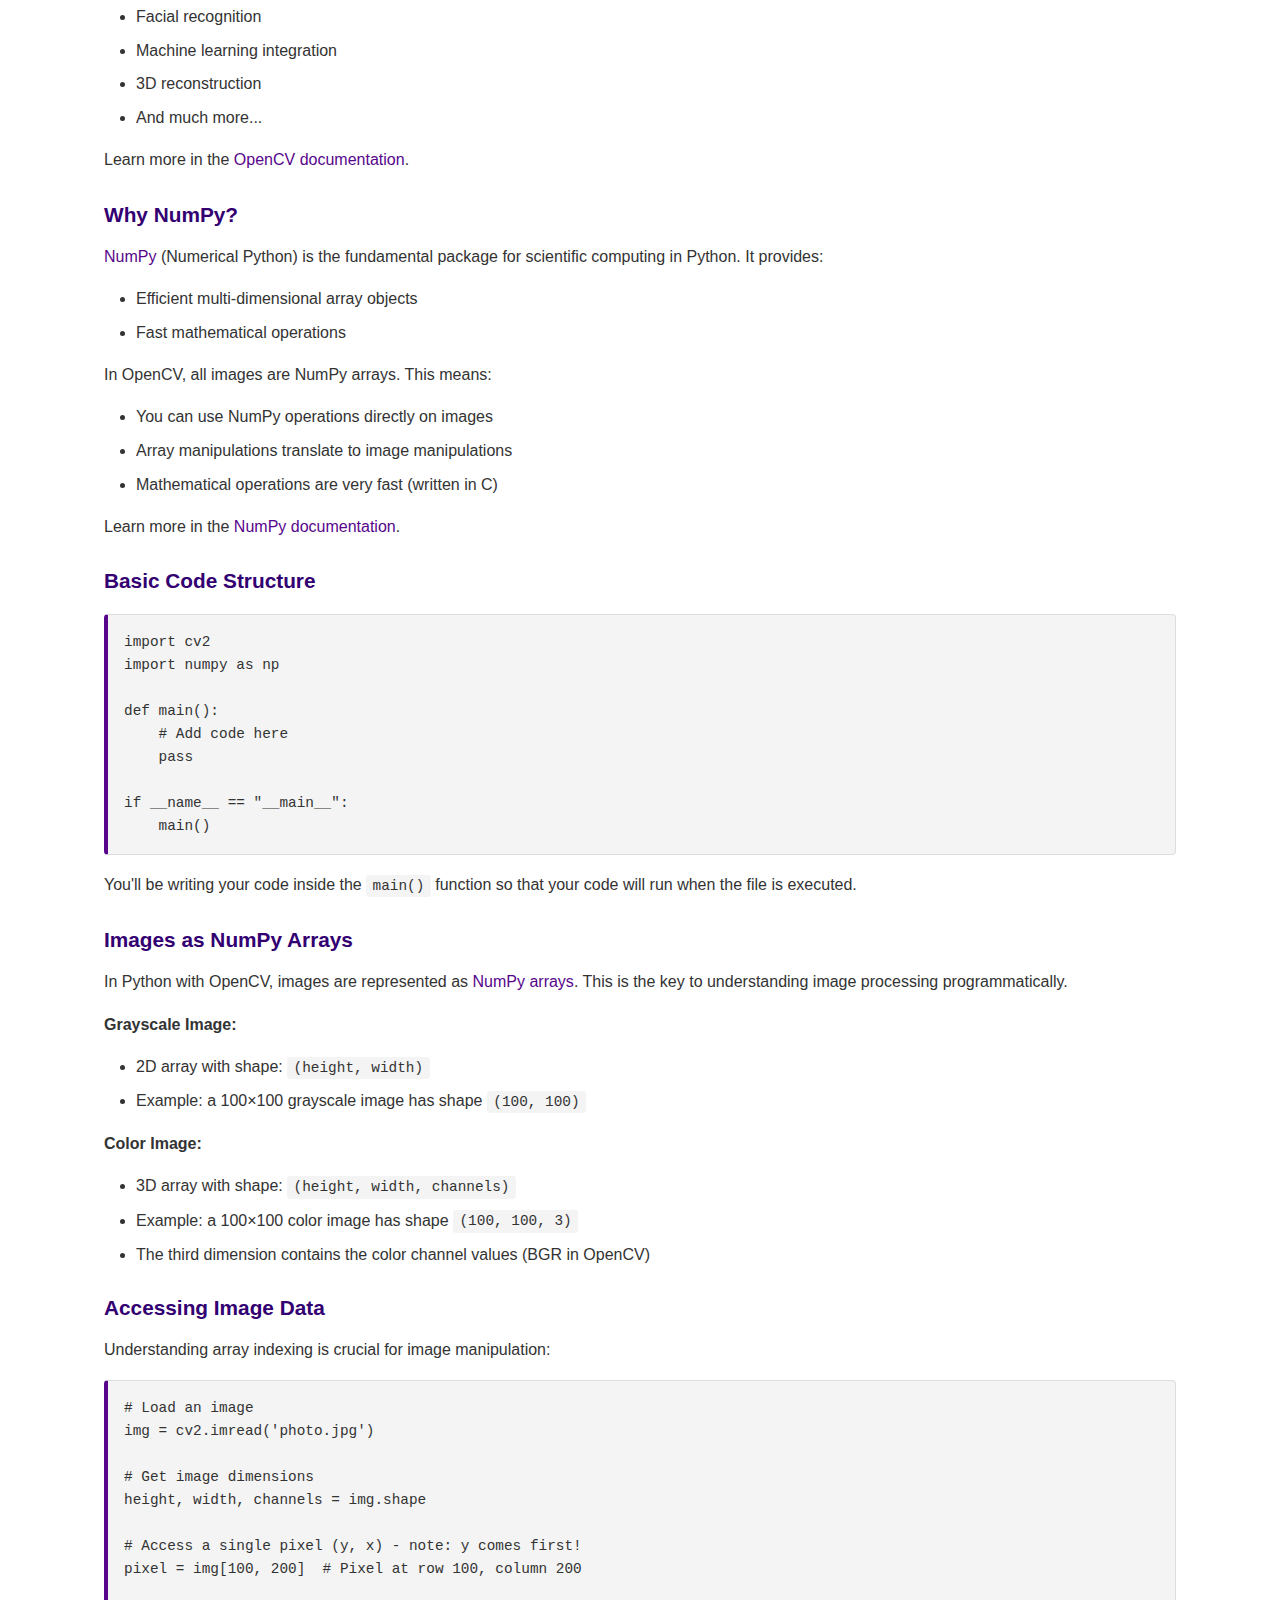
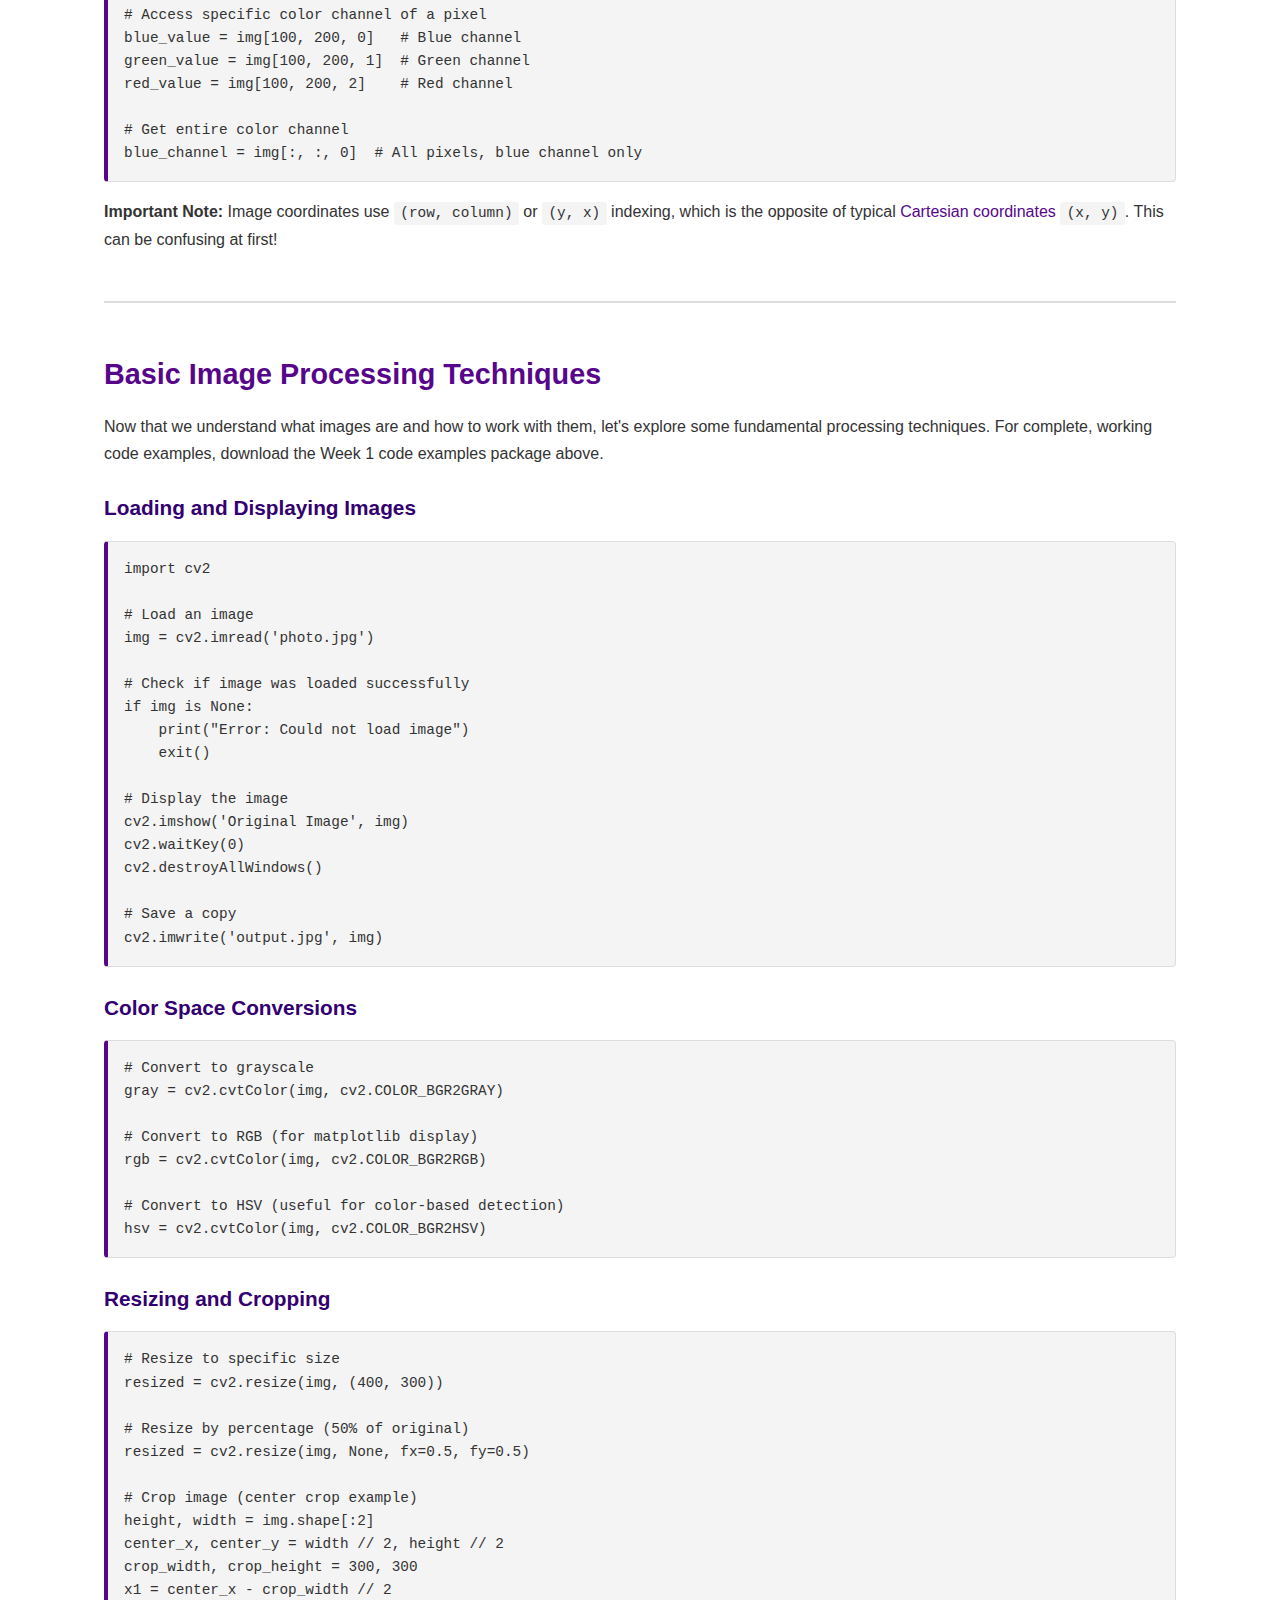
<file: week1.html>
<!DOCTYPE html>
<html lang="en">
<head>
    <meta charset="UTF-8">
    <meta name="viewport" content="width=device-width, initial-scale=1.0">
    <title>Week 1: Introduction & Image Processing - Digital Doubles</title>
    <link rel="stylesheet" href="css/style.css">
    <style>
        .lecture-notes {
            background-color: white;
            padding: 2rem;
            border-radius: 8px;
            margin-top: 2rem;
        }
        .lecture-notes h3 {
            color: var(--primary-color);
            margin-top: 2rem;
            margin-bottom: 1rem;
            font-size: 1.8rem;
        }
        .lecture-notes h4 {
            color: var(--secondary-color);
            margin-top: 1.5rem;
            margin-bottom: 0.75rem;
            font-size: 1.3rem;
        }
        .lecture-notes h5 {
            color: var(--text-color);
            margin-top: 1rem;
            margin-bottom: 0.5rem;
            font-size: 1.1rem;
            font-weight: 600;
        }
        .lecture-notes p {
            margin-bottom: 1rem;
            line-height: 1.7;
        }
        .lecture-notes ul, .lecture-notes ol {
            margin-left: 2rem;
            margin-bottom: 1rem;
        }
        .lecture-notes li {
            margin-bottom: 0.5rem;
        }
        .lecture-notes code {
            background-color: #f4f4f4;
            padding: 0.2rem 0.4rem;
            border-radius: 3px;
            font-family: 'Courier New', monospace;
            font-size: 0.9rem;
        }
        .lecture-notes pre {
            background-color: #f4f4f4;
            border: 1px solid #ddd;
            border-left: 4px solid var(--primary-color);
            padding: 1rem;
            border-radius: 4px;
            overflow-x: auto;
            margin: 1rem 0;
        }
        .lecture-notes pre code {
            background: none;
            padding: 0;
        }
        .lecture-notes a {
            color: var(--primary-color);
            text-decoration: none;
            font-weight: 500;
        }
        .lecture-notes a:hover {
            text-decoration: underline;
        }
        .lecture-notes .toc {
            background-color: var(--light-bg);
            padding: 1.5rem;
            border-radius: 6px;
            margin: 2rem 0;
        }
        .lecture-notes .toc ol {
            margin-left: 1.5rem;
        }
        .lecture-notes blockquote {
            border-left: 4px solid var(--primary-color);
            padding-left: 1rem;
            margin: 1rem 0;
            font-style: italic;
            color: #666;
        }
        .section-divider {
            border-top: 2px solid var(--border-color);
            margin: 3rem 0;
        }
    </style>
</head>
<body>
    <header>
        <div class="header-content">
            <h1>Week 1: Introduction & Image Processing Fundamentals</h1>
            <p class="subtitle">October 23, 2025</p>
        </div>
    </header>

    <nav>
        <ul>
            <li><a href="index.html">Home</a></li>
            <li><a href="syllabus.html">Syllabus</a></li>
            <li><a href="weeks.html" class="active">Weekly Materials</a></li>
        </ul>
    </nav>

    <div class="container">
        <section class="content-section">
            <h2>Overview</h2>
            <p>
                This week introduces the fundamentals of digital image processing and sets up our development 
                environment. We'll explore how images are represented as data, learn the basics of Python and 
                OpenCV, and begin manipulating images programmatically.
            </p>
            
            <div class="info-box" style="margin-top: 1.5rem; background-color: #fff3cd; border-left: 4px solid #ffc107;">
                <h3 style="margin-top: 0;">⚙️ Installation & Setup</h3>
                <p style="margin-bottom: 0.5rem;">Before class, please set up your development environment by following our comprehensive installation guide:</p>
                <p style="margin-bottom: 0;">
                    <a href="resources/installation_setup_guide.html" class="btn" style="display: inline-block; margin-top: 0.5rem;">📖 View Installation & Setup Guide</a>
                </p>
            </div>
        </section>

        <section class="content-section">
            <h2>Topics Covered</h2>
            <ul>
                <li>Course overview and expectations</li>
                <li>Setting up Python and OpenCV development environment (<a href="resources/installation_setup_guide.html">Installation Guide</a>)</li>
                <li>Understanding digital images as NumPy arrays</li>
                <li>Basic image manipulation: reading, displaying, and saving images</li>
                <li>Color spaces and pixel manipulation</li>
                <li>Introduction to image transformations</li>
                <li>Basic filters and effects</li>
            </ul>
        </section>

        <section class="content-section">
            <h2>💻 Code Examples</h2>
            
            <div class="week-card" style="background-color: #f0f7ff; border-left: 4px solid var(--primary-color);">
                <h3>📦 Download All Week 1 Code Examples</h3>
                <p>Complete package with 11 code examples, sample images, and detailed README.</p>
                <p style="margin-top: 1rem;">
                    <a href="resources/week1_code_examples.zip" class="btn" download style="font-size: 1.1rem; padding: 1rem 2rem;">
                        ⬇️ Download Code Examples (ZIP)
                    </a>
                </p>
                <p style="margin-top: 1rem; font-size: 0.9rem; color: #666;">
                    Includes all Python files, sample images, and comprehensive documentation
                </p>
            </div>
            
            <div class="info-box" style="margin-top: 2rem;">
                <h3>📁 What's Included in the Download</h3>
                <p style="margin-bottom: 1rem;">The zip file contains the following organized code examples:</p>
                <ul style="margin-top: 1rem;">
                    <li><strong>01_setup_verification/</strong> - Verify your installation</li>
                    <li><strong>02_image_loading_basics/</strong> - Load, display, and save images</li>
                    <li><strong>03_color_space_conversions/</strong> - Work with different color spaces</li>
                    <li><strong>04_image_transformations/</strong> - Resize, crop, rotate images</li>
                    <li><strong>05_basic_filters/</strong> - Apply blur and smoothing filters</li>
                    <li><strong>06_brightness_contrast/</strong> - Adjust image intensity</li>
                    <li><strong>07_thresholding_demo/</strong> - Convert to binary images</li>
                    <li><strong>08_pixel_manipulation/</strong> - Direct pixel access</li>
                    <li><strong>09_image_compositing/</strong> - Layer and combine images</li>
                    <li><strong>10_complete_image_processor/</strong> - ⭐ Complete example combining all techniques</li>
                    <li><strong>11_interactive_demo/</strong> - 🎁 Interactive controls (bonus)</li>
                    <li><strong>Resources/</strong> - Sample images (mountain.jpg, ocean.jpg, pinkflower.jpg, whiteflower.jpg)</li>
                    <li><strong>README.md</strong> - Detailed documentation with running instructions</li>
                </ul>
            </div>
        </section>

        <!-- FULL LECTURE NOTES START HERE -->
        <section class="content-section">
            <h2>📚 Lecture Notes</h2>
            
            <div class="lecture-notes">
                <div class="toc">
                    <h4>Table of Contents</h4>
                    <ol>
                        <li><a href="#course-overview">Course Overview</a></li>
                        <li><a href="#what-is-cv">What is Computer Vision?</a></li>
                        <li><a href="#artists">Artists Working with Computer Vision</a></li>
                        <li><a href="#image-fundamentals">Digital Images Fundamentals</a></li>
                        <li><a href="#opencv-numpy">OpenCV and NumPy Basics</a></li>
                        <li><a href="#processing-techniques">Basic Image Processing Techniques</a></li>
                        <li><a href="#assignments">Week 1 Assignments</a></li>
                        <li><a href="#additional-resources">Additional Resources</a></li>
                    </ol>
                </div>

                <div class="section-divider"></div>

                <h3 id="course-overview">Course Overview</h3>
                
                <p>You can find the full <a href="syllabus.pdf" target="_blank">syllabus here</a>.</p>

                <h4>About Digital Doubles</h4>
                <p>Welcome to Digital Doubles! This course explores the fascinating intersection of physical and digital representation. Over the next seven weeks, we'll examine how physical entities can be captured, processed, and altered in digital space using <a href="https://en.wikipedia.org/wiki/Computer_vision" target="_blank">computer vision</a> and <a href="https://en.wikipedia.org/wiki/Machine_learning" target="_blank">machine learning</a> technologies.</p>

                <p>By "digital doubles", I'm referring to the process of representing our physical selves as digital data. Through cameras, sensors, and algorithms, we can capture aspects of our physical presence and translate them into digital form - creating a kind of <a href="https://en.wikipedia.org/wiki/Digital_twin" target="_blank">digital twin</a> or mirror of ourselves.</p>

                <h4>Course Goals</h4>
                <p>By the end of this course, you will be able to:</p>
                <ul>
                    <li><strong>Implement</strong> advanced image and video processing techniques using <a href="https://www.python.org/" target="_blank">Python</a> and <a href="https://opencv.org/" target="_blank">OpenCV</a> for real-time applications</li>
                    <li><strong>Design and develop</strong> interactive digital installations that respond to live video input and user interaction</li>
                    <li><strong>Apply</strong> computer vision algorithms including face detection, object recognition, and pose estimation in creative contexts</li>
                    <li><strong>Critically analyze</strong> the ethical implications of surveillance technologies, algorithmic bias, and digital representation</li>
                    <li><strong>Integrate</strong> machine learning models with computer vision pipelines for generative and interactive applications</li>
                    <li><strong>Optimize</strong> real-time video processing systems for performance and user experience</li>
                </ul>

                <h4>Course Structure</h4>
                <p>This 7-week intensive course follows a progressive structure:</p>
                <ul>
                    <li><strong>Week 1:</strong> Introduction & Image Processing Fundamentals (this week)</li>
                    <li><strong>Week 2:</strong> Advanced Image Processing & Video Fundamentals</li>
                    <li><strong>Week 3:</strong> Live Video Capture & Real-time Processing</li>
                    <li><strong>Week 4:</strong> Computer Vision - Detection & Feature Recognition</li>
                    <li><strong>Week 5:</strong> Advanced CV & ML + Final Project Proposals</li>
                    <li><strong>Week 6:</strong> Final Project Development Workshop</li>
                    <li><strong>Week 7:</strong> Final Project Presentations</li>
                </ul>

                <h4>Assessment</h4>
                <p>Your grade will be determined by:</p>
                <ul>
                    <li>Class Participation: 30%</li>
                    <li>Weekly Lab Assignments: 20%</li>
                    <li>Weekly Reading Responses: 15%</li>
                    <li>Final Project Proposal: 10%</li>
                    <li>Final Project: 25%</li>
                </ul>

                <h4>Final Project</h4>
                <p>The culmination of this course is a working digital installation that utilizes live video capture and computer vision techniques. Your project should demonstrate technical proficiency while engaging meaningfully with concepts of digital representation, identity, or surveillance.</p>

                <div class="section-divider"></div>

                <h3 id="what-is-cv">What is Computer Vision?</h3>

                <h4>Definition</h4>
                <p><strong><a href="https://en.wikipedia.org/wiki/Computer_vision" target="_blank">Computer Vision (CV)</a></strong> is a field of <a href="https://en.wikipedia.org/wiki/Artificial_intelligence" target="_blank">artificial intelligence</a> that trains computers to interpret and understand visual information from the world. Just as humans use their eyes and brains to make sense of what they see, computer vision systems use cameras (or other imaging sensors) and algorithms to extract meaningful information from images and videos.</p>

                <p>At its core, computer vision is about teaching machines to "see" - not just to capture images, but to understand what's in those images and make decisions based on that understanding.</p>

                <h4>The Computer Vision Pipeline</h4>
                <p>Creating "digital doubles" follows a fundamental pipeline:</p>
                <ol>
                    <li><strong>CAPTURE</strong> - Acquiring visual data through cameras, scanners, or other sensors</li>
                    <li><strong>PROCESS</strong> - Cleaning, filtering, and transforming the raw data</li>
                    <li><strong>ANALYZE</strong> - Detecting patterns, features, and objects within the data</li>
                    <li><strong>REPRESENT</strong> - Creating digital representations or taking actions based on the analysis</li>
                </ol>

                <p>This pipeline is how we transform physical entities into their digital counterparts. For example, when you use a face filter on social media, the system captures your face through the camera, processes the image, analyzes facial features, and then represents your "digital double" with the filter applied.</p>

                <h4>Applications of Computer Vision</h4>
                <p>Computer vision technology is ubiquitous in modern life:</p>

                <h5>Commercial Applications:</h5>
                <ul>
                    <li>Product recognition and recommendation systems</li>
                    <li>Quality control in manufacturing</li>
                    <li><a href="https://en.wikipedia.org/wiki/Self-driving_car" target="_blank">Autonomous vehicles</a> and driver assistance</li>
                    <li><a href="https://en.wikipedia.org/wiki/Augmented_reality" target="_blank">Augmented reality (AR)</a> applications</li>
                    <li><a href="https://en.wikipedia.org/wiki/Medical_imaging" target="_blank">Medical image analysis</a> and diagnosis</li>
                </ul>

                <h5>Surveillance and Security:</h5>
                <ul>
                    <li><a href="https://en.wikipedia.org/wiki/Facial_recognition_system" target="_blank">Facial recognition systems</a></li>
                    <li>Behavior analysis and crowd monitoring</li>
                    <li>Access control systems</li>
                    <li>License plate recognition</li>
                </ul>

                <h5>Creative and Artistic Applications:</h5>
                <ul>
                    <li>Interactive art installations</li>
                    <li><a href="https://en.wikipedia.org/wiki/Neural_style_transfer" target="_blank">Style transfer</a> and image generation</li>
                    <li><a href="https://en.wikipedia.org/wiki/Motion_capture" target="_blank">Motion capture</a> for animation</li>
                    <li>Real-time video effects</li>
                    <li>Performance art with live video</li>
                </ul>

                <h4>CV in Different Contexts</h4>
                <p>It's important to recognize that the same computer vision technology can be used in vastly different contexts with different implications:</p>

                <p><strong>Art:</strong> Artists use CV to critique surveillance, explore identity, create interactive experiences, and push boundaries of digital representation.</p>

                <p><strong>Commerce:</strong> Companies use CV for user experience, product development, and market analytics.</p>

                <p><strong>Surveillance:</strong> Governments and institutions use CV for security, tracking, and control.</p>

                <p>In this course, we'll learn the technical skills while critically examining the ethical, social, and political implications of these technologies. Our goal is to be informed creators who understand both the possibilities and responsibilities that come with these powerful tools.</p>

                <div class="section-divider"></div>

                <h3 id="artists">Artists Working with Computer Vision</h3>

                <p>Contemporary artists have been at the forefront of exploring, critiquing, and reimagining computer vision technology. Let's examine several key artists whose work engages deeply with CV and surveillance.</p>

                <h4>Zach Blas</h4>
                <p><strong>Website:</strong> <a href="http://www.zachblas.info/" target="_blank">zachblas.info</a><br>
                <strong>Key Works:</strong> <a href="http://www.zachblas.info/works/face-cages/" target="_blank">Face Cages</a> (2013-2016), <a href="http://www.zachblas.info/works/facial-weaponization-suite/" target="_blank">Facial Weaponization Suite</a></p>

                <p><a href="http://www.zachblas.info/" target="_blank">Zach Blas</a> creates provocative work that critiques biometric surveillance and facial recognition systems. His <em>Face Cages</em> series consists of 3D-printed masks created from aggregated facial data. These sculptural objects visualize the geometric frameworks that facial recognition systems impose on our faces.</p>

                <p>His <em>Facial Weaponization Suite</em> goes further, creating collective masks that represent aggregated facial data from specific groups (e.g., queer people). These masks are designed to evade and confuse facial recognition systems - they represent "no one" individually but collectively embody communities that have historically been marginalized or surveilled.</p>

                <p><strong>Key Questions Blas Raises:</strong></p>
                <ul>
                    <li>Who is visible to biometric systems, and who is invisible?</li>
                    <li>How do surveillance technologies enforce normative categories of identity?</li>
                    <li>Can we create collective strategies of resistance to facial recognition?</li>
                </ul>

                <h4>Adam Harvey</h4>
                <p><strong>Website:</strong> <a href="https://ahprojects.com/" target="_blank">ahprojects.com</a><br>
                <strong>Key Works:</strong> <a href="https://cvdazzle.com/" target="_blank">CV Dazzle</a>, <a href="https://ahprojects.com/hyperface/" target="_blank">HyperFace</a></p>

                <p><a href="https://ahprojects.com/" target="_blank">Adam Harvey</a> creates "anti-surveillance" fashion and design that actively resists computer vision systems. His <a href="https://cvdazzle.com/" target="_blank">CV Dazzle</a> project developed makeup and hairstyling techniques specifically designed to fool facial detection algorithms. The designs are bold and striking, making visible the usually invisible act of being tracked by CV systems.</p>

                <p><a href="https://ahprojects.com/hyperface/" target="_blank">HyperFace</a> takes a different approach: it's a textile pattern that contains multiple false faces. When CV systems scan the pattern, they become overwhelmed with face detections, making it harder to identify the real person wearing it.</p>

                <p>Harvey's work is both functional (it actually works to evade detection) and aesthetic (it makes a bold visual statement). He demonstrates that understanding how CV systems work allows us to design counter-measures.</p>

                <p><strong>Key Contributions:</strong></p>
                <ul>
                    <li>Making surveillance visible through design</li>
                    <li>Practical strategies for privacy protection</li>
                    <li>Aesthetic resistance to algorithmic seeing</li>
                </ul>

                <h4>Trevor Paglen</h4>
                <p><strong>Website:</strong> <a href="http://www.paglen.studio/" target="_blank">paglen.studio</a><br>
                <strong>Key Works:</strong> <a href="https://www.excavating.ai/" target="_blank">ImageNet Roulette</a> (with Kate Crawford), Training data investigations</p>

                <p><a href="http://www.paglen.studio/" target="_blank">Trevor Paglen</a> investigates how machine learning and computer vision systems are trained. His collaboration with AI researcher <a href="https://www.katecrawford.net/" target="_blank">Kate Crawford</a>, <a href="https://www.excavating.ai/" target="_blank">ImageNet Roulette</a>, allowed people to upload photos and see how they were classified by an AI trained on the <a href="https://www.image-net.org/" target="_blank">ImageNet</a> dataset. The results were often shocking, revealing racist, sexist, and offensive categories embedded in the training data.</p>

                <p>Paglen's work exposes a crucial truth about CV systems: they inherit the biases, assumptions, and prejudices present in their training data. By making visible the invisible infrastructures of AI, he helps us understand that these systems are not neutral or objective. Read more in the paper <a href="https://www.excavating.ai/" target="_blank">Excavating AI</a>.</p>

                <p><strong>Key Insights:</strong></p>
                <ul>
                    <li>CV systems reflect the biases of their training data</li>
                    <li>Classification systems encode social and political assumptions</li>
                    <li>The "datasets" used to train AI are constructed by humans with specific worldviews</li>
                </ul>

                <h4>Kyle McDonald</h4>
                <p><strong>Website:</strong> <a href="https://kylemcdonald.net/" target="_blank">kylemcdonald.net</a><br>
                <strong>Key Works:</strong> <a href="https://kylemcdonald.net/exhausting-a-crowd/" target="_blank">Exhausting a Crowd</a>, <a href="https://kcimc.medium.com/working-with-faces-e63a86391a93" target="_blank">Facework</a></p>

                <p><a href="https://kylemcdonald.net/" target="_blank">Kyle McDonald</a> creates installations that use real-time face tracking to explore themes of attention, surveillance, and public space. His project <a href="https://kylemcdonald.net/exhausting-a-crowd/" target="_blank">Exhausting a Crowd</a> tracked every face in a public square over time, creating an archive of expressions and movements.</p>

                <p>McDonald often makes his code and tools <a href="https://github.com/kylemcdonald" target="_blank">open-source on GitHub</a>, contributing to the creative coding community. His work demonstrates how the same technologies used for surveillance can be used for artistic expression and social commentary.</p>

                <p><strong>Artistic Approach:</strong></p>
                <ul>
                    <li>Open-source tools and methods</li>
                    <li>Real-time face tracking and analysis</li>
                    <li>Exploring attention and public space</li>
                    <li>Making surveillance visible and tangible</li>
                </ul>

                <h4>Lauren McCarthy</h4>
                <p><strong>Website:</strong> <a href="https://lauren-mccarthy.com/" target="_blank">lauren-mccarthy.com</a><br>
                <strong>Key Work:</strong> <a href="https://lauren-mccarthy.com/LAUREN" target="_blank">LAUREN</a> (2017-2019)</p>

                <p><a href="https://lauren-mccarthy.com/" target="_blank">Lauren McCarthy</a>'s <a href="https://lauren-mccarthy.com/LAUREN" target="_blank">LAUREN</a> is a performance piece where she literally became a human smart home. Participants invited "LAUREN" into their homes, and McCarthy (the artist) watched them through cameras, listened through microphones, and controlled their smart devices - mimicking what AI assistants like <a href="https://en.wikipedia.org/wiki/Amazon_Alexa" target="_blank">Alexa</a> do, but with a human behind the controls.</p>

                <p>The project uses computer vision to monitor participants while making visceral the feeling of being constantly watched. By replacing the invisible AI with a visible human, McCarthy helps us understand what we're actually inviting into our homes.</p>

                <p><strong>Key Questions:</strong></p>
                <ul>
                    <li>What do we trade for convenience?</li>
                    <li>How does constant surveillance affect intimacy and privacy?</li>
                    <li>What is the difference between human and algorithmic watching?</li>
                </ul>

                <h4>Rafael Lozano-Hemmer</h4>
                <p><strong>Website:</strong> <a href="https://www.lozano-hemmer.com/" target="_blank">lozano-hemmer.com</a><br>
                <strong>Key Work:</strong> <a href="https://www.lozano-hemmer.com/pulse_room.php" target="_blank">Pulse series</a></p>

                <p><a href="https://www.lozano-hemmer.com/" target="_blank">Rafael Lozano-Hemmer</a> creates large-scale interactive installations that often use biometric data. His <a href="https://www.lozano-hemmer.com/pulse_room.php" target="_blank">Pulse series</a> captures participants' fingerprints and heart rates, creating beautiful visualizations of vital signs as light and sound.</p>

                <p>While aesthetically stunning, these works also raise questions about biometric data collection, surveillance, and how our bodies are translated into digital information. They make visible and poetic the process of creating "digital doubles" from biological data.</p>

                <p><strong>Artistic Themes:</strong></p>
                <ul>
                    <li>Biometric data as artistic material</li>
                    <li>Participation and interactivity</li>
                    <li>The body as data</li>
                    <li>Beautiful but critical engagement with surveillance</li>
                </ul>

                <h4>Memo Akten</h4>
                <p><strong>Website:</strong> <a href="http://www.memo.tv/" target="_blank">memo.tv</a><br>
                <strong>Key Work:</strong> <a href="http://www.memo.tv/works/learning-to-see/" target="_blank">Learning to See</a></p>

                <p><a href="http://www.memo.tv/" target="_blank">Memo Akten</a> works at the intersection of art, science, and technology, often using machine learning and computer vision. His <a href="http://www.memo.tv/works/learning-to-see/" target="_blank">Learning to See</a> project uses neural networks trained on art history to transform video in real-time, showing how machines learn to interpret and reimagine visual information.</p>

                <p>While less explicitly critical than some other artists, Akten's work explores how machines learn to see and what happens when algorithms trained on human culture produce new visual interpretations.</p>

                <p><strong>Focus Areas:</strong></p>
                <ul>
                    <li>Generative art using ML and CV</li>
                    <li>Real-time style transfer</li>
                    <li>How machines learn visual patterns</li>
                    <li>AI as a creative tool</li>
                </ul>

                <h4>Why These Artists Matter</h4>
                <p>These artists don't just use computer vision technology - they question it, critique it, and reimagine it. As we learn CV techniques in this course, we'll constantly ask:</p>
                <ul>
                    <li>Who has power in these systems?</li>
                    <li>What biases are embedded in the technology?</li>
                    <li>How does digital representation affect identity?</li>
                    <li>What are the ethical implications of surveillance?</li>
                    <li>How can we use these tools creatively and critically?</li>
                </ul>

                <p>Our goal is not just technical proficiency, but thoughtful, informed practice that considers the broader implications of the tools we're using.</p>

                <div class="section-divider"></div>

                <h3 id="image-fundamentals">Digital Images Fundamentals</h3>

                <p>Before we can process images with computer vision, we need to understand what digital images actually are. Let's break down the fundamental concepts.</p>

                <h4>What is a Digital Image?</h4>
                <p>A <a href="https://en.wikipedia.org/wiki/Digital_image" target="_blank">digital image</a> is a representation of a visual scene stored as data in a computer. Unlike traditional photographs that use chemical processes to capture light on film, digital images capture light using sensors and store the information as numbers.</p>

                <p>At its most basic level:</p>
                <ul>
                    <li>A digital image is a <strong>grid of <a href="https://en.wikipedia.org/wiki/Pixel" target="_blank">pixels</a></strong> (picture elements)</li>
                    <li>Each pixel stores information about color and brightness</li>
                    <li>The entire image is just an <a href="https://en.wikipedia.org/wiki/Array_data_structure" target="_blank">array</a> of numbers that computers can process</li>
                </ul>

                <p>This is crucial to understand: <strong>to a computer, images are not pictures - they are data structures containing numbers.</strong> This is what makes computer vision possible: we can perform mathematical operations on these numbers to analyze, transform, and understand images.</p>

                <h4>Pixels and Resolution</h4>
                <p><strong><a href="https://en.wikipedia.org/wiki/Pixel" target="_blank">Pixel</a> (picture element):</strong> The smallest unit of a digital image. Each pixel represents one point of color in the image.</p>

                <p><strong><a href="https://en.wikipedia.org/wiki/Image_resolution" target="_blank">Resolution</a>:</strong> The number of pixels in an image, typically expressed as width × height. Higher resolution means more pixels and thus more detail.</p>

                <p>Common resolutions:</p>
                <ul>
                    <li>HD (1080p): 1920 × 1080 = 2,073,600 pixels (approximately 2.1 megapixels)</li>
                    <li><a href="https://en.wikipedia.org/wiki/4K_resolution" target="_blank">4K</a>: 3840 × 2160 = 8,294,400 pixels (approximately 8.3 megapixels)</li>
                    <li>Typical phone camera: 12+ megapixels</li>
                </ul>

                <p>When you zoom into a digital image far enough, you'll see the individual pixel squares. This pixelation is a fundamental characteristic of digital images.</p>

                <h4>Color Spaces</h4>
                <p>A <strong><a href="https://en.wikipedia.org/wiki/Color_space" target="_blank">color space</a></strong> is a specific organization of colors - a way to represent color information numerically.</p>

                <h5>Grayscale</h5>
                <p><a href="https://en.wikipedia.org/wiki/Grayscale" target="_blank">Grayscale</a> images contain only brightness information, no color:</p>
                <ul>
                    <li>Single channel with values from 0-255</li>
                    <li>0 = black, 255 = white, values in between = shades of gray</li>
                    <li>Much simpler to process than color images</li>
                    <li>Often used in CV algorithms that don't need color information</li>
                </ul>

                <h5>RGB (Red, Green, Blue)</h5>
                <p><a href="https://en.wikipedia.org/wiki/RGB_color_model" target="_blank">RGB</a> is the most common color space for digital images:</p>
                <ul>
                    <li>Each pixel has three values: Red, Green, and Blue</li>
                    <li>Each channel ranges from 0 to 255 (8-bit)</li>
                    <li>Colors are created by mixing these three primary colors</li>
                    <li>256 × 256 × 256 = 16,777,216 possible colors</li>
                </ul>

                <p>Examples:</p>
                <ul>
                    <li><code>(255, 0, 0)</code> = pure red</li>
                    <li><code>(0, 255, 0)</code> = pure green</li>
                    <li><code>(0, 0, 255)</code> = pure blue</li>
                    <li><code>(255, 255, 0)</code> = yellow (red + green)</li>
                    <li><code>(255, 255, 255)</code> = white</li>
                    <li><code>(0, 0, 0)</code> = black</li>
                </ul>

                <h5>BGR (Blue, Green, Red)</h5>
                <p><a href="https://opencv.org/" target="_blank">OpenCV</a> uses BGR instead of RGB by default. This is for historical reasons related to early video camera technology. The order is simply reversed:</p>
                <ul>
                    <li>First channel: Blue</li>
                    <li>Second channel: Green</li>
                    <li>Third channel: Red</li>
                </ul>

                <p><strong>Important:</strong> When you load an image with OpenCV and display it using other libraries (like <a href="https://matplotlib.org/" target="_blank">matplotlib</a>), you may need to convert from BGR to RGB, or the colors will look wrong!</p>

                <h4>Data Types and Bit Depth</h4>
                <p>Images can be stored with different numerical precisions:</p>

                <p><strong>uint8 (8-bit unsigned integer):</strong></p>
                <ul>
                    <li>Range: 0-255</li>
                    <li>Most common for images</li>
                    <li>Each channel takes 1 byte of memory</li>
                    <li>Standard for <a href="https://en.wikipedia.org/wiki/JPEG" target="_blank">JPG</a>, <a href="https://en.wikipedia.org/wiki/Portable_Network_Graphics" target="_blank">PNG</a> files</li>
                </ul>

                <p><strong>uint16 (16-bit unsigned integer):</strong></p>
                <ul>
                    <li>Range: 0-65,535</li>
                    <li>Used in scientific imaging, <a href="https://en.wikipedia.org/wiki/Raw_image_format" target="_blank">RAW photos</a></li>
                    <li>More precision for processing</li>
                    <li>Each channel takes 2 bytes</li>
                </ul>

                <p><strong>float32 (32-bit floating point):</strong></p>
                <ul>
                    <li>Range: typically 0.0-1.0 or 0.0-255.0</li>
                    <li>Used during image processing</li>
                    <li>Required by many ML models</li>
                    <li>Each channel takes 4 bytes</li>
                </ul>

                <p>You'll often need to convert between these types during processing:</p>
                <pre><code># Convert uint8 to float32 (0-255 range becomes 0.0-1.0)
img_float = img.astype(np.float32) / 255.0

# Convert back to uint8
img_uint8 = (img_float * 255).astype(np.uint8)</code></pre>

                <div class="section-divider"></div>

                <h3 id="opencv-numpy">OpenCV and NumPy Basics</h3>

                <h4>What is OpenCV?</h4>
                <p><strong><a href="https://opencv.org/" target="_blank">OpenCV</a></strong> (Open Source Computer Vision Library) is an open-source computer vision and machine learning software library. It's the industry-standard toolkit for computer vision applications.</p>

                <p>Key facts about OpenCV:</p>
                <ul>
                    <li>Originally developed by <a href="https://www.intel.com/" target="_blank">Intel</a> in 1999</li>
                    <li>Over 2,500 optimized algorithms</li>
                    <li>Used in academia, industry, and art</li>
                    <li>Cross-platform (Windows, Linux, macOS, Android, iOS)</li>
                    <li>Interfaces for Python, C++, Java, and more</li>
                    <li>Completely free and <a href="https://github.com/opencv/opencv" target="_blank">open-source</a></li>
                </ul>

                <p>OpenCV provides tools for:</p>
                <ul>
                    <li>Reading, writing, and displaying images and videos</li>
                    <li>Image processing and filtering</li>
                    <li>Object detection and tracking</li>
                    <li>Facial recognition</li>
                    <li>Machine learning integration</li>
                    <li>3D reconstruction</li>
                    <li>And much more...</li>
                </ul>

                <p>Learn more in the <a href="https://docs.opencv.org/" target="_blank">OpenCV documentation</a>.</p>

                <h4>Why NumPy?</h4>
                <p><strong><a href="https://numpy.org/" target="_blank">NumPy</a></strong> (Numerical Python) is the fundamental package for scientific computing in Python. It provides:</p>
                <ul>
                    <li>Efficient multi-dimensional array objects</li>
                    <li>Fast mathematical operations</li>
                </ul>

                <p>In OpenCV, all images are NumPy arrays. This means:</p>
                <ul>
                    <li>You can use NumPy operations directly on images</li>
                    <li>Array manipulations translate to image manipulations</li>
                    <li>Mathematical operations are very fast (written in C)</li>
                </ul>

                <p>Learn more in the <a href="https://numpy.org/doc/stable/" target="_blank">NumPy documentation</a>.</p>

                <h4>Basic Code Structure</h4>
                <pre><code>import cv2
import numpy as np

def main():
    # Add code here
    pass

if __name__ == "__main__":
    main()</code></pre>

                <p>You'll be writing your code inside the <code>main()</code> function so that your code will run when the file is executed.</p>

                <h4>Images as NumPy Arrays</h4>
                <p>In Python with OpenCV, images are represented as <a href="https://numpy.org/doc/stable/reference/generated/numpy.array.html" target="_blank">NumPy arrays</a>. This is the key to understanding image processing programmatically.</p>

                <p><strong>Grayscale Image:</strong></p>
                <ul>
                    <li>2D array with shape: <code>(height, width)</code></li>
                    <li>Example: a 100×100 grayscale image has shape <code>(100, 100)</code></li>
                </ul>

                <p><strong>Color Image:</strong></p>
                <ul>
                    <li>3D array with shape: <code>(height, width, channels)</code></li>
                    <li>Example: a 100×100 color image has shape <code>(100, 100, 3)</code></li>
                    <li>The third dimension contains the color channel values (BGR in OpenCV)</li>
                </ul>

                <h4>Accessing Image Data</h4>
                <p>Understanding array indexing is crucial for image manipulation:</p>

                <pre><code># Load an image
img = cv2.imread('photo.jpg')

# Get image dimensions
height, width, channels = img.shape

# Access a single pixel (y, x) - note: y comes first!
pixel = img[100, 200]  # Pixel at row 100, column 200

# Access specific color channel of a pixel
blue_value = img[100, 200, 0]   # Blue channel
green_value = img[100, 200, 1]  # Green channel
red_value = img[100, 200, 2]    # Red channel

# Get entire color channel
blue_channel = img[:, :, 0]  # All pixels, blue channel only</code></pre>

                <p><strong>Important Note:</strong> Image coordinates use <code>(row, column)</code> or <code>(y, x)</code> indexing, which is the opposite of typical <a href="https://en.wikipedia.org/wiki/Cartesian_coordinate_system" target="_blank">Cartesian coordinates</a> <code>(x, y)</code>. This can be confusing at first!</p>

                <div class="section-divider"></div>

                <h3 id="processing-techniques">Basic Image Processing Techniques</h3>

                <p>Now that we understand what images are and how to work with them, let's explore some fundamental processing techniques. For complete, working code examples, download the Week 1 code examples package above.</p>

                <h4>Loading and Displaying Images</h4>
                <pre><code>import cv2

# Load an image
img = cv2.imread('photo.jpg')

# Check if image was loaded successfully
if img is None:
    print("Error: Could not load image")
    exit()

# Display the image
cv2.imshow('Original Image', img)
cv2.waitKey(0)
cv2.destroyAllWindows()

# Save a copy
cv2.imwrite('output.jpg', img)</code></pre>

                <h4>Color Space Conversions</h4>
                <pre><code># Convert to grayscale
gray = cv2.cvtColor(img, cv2.COLOR_BGR2GRAY)

# Convert to RGB (for matplotlib display)
rgb = cv2.cvtColor(img, cv2.COLOR_BGR2RGB)

# Convert to HSV (useful for color-based detection)
hsv = cv2.cvtColor(img, cv2.COLOR_BGR2HSV)</code></pre>

                <h4>Resizing and Cropping</h4>
                <pre><code># Resize to specific size
resized = cv2.resize(img, (400, 300))

# Resize by percentage (50% of original)
resized = cv2.resize(img, None, fx=0.5, fy=0.5)

# Crop image (center crop example)
height, width = img.shape[:2]
center_x, center_y = width // 2, height // 2
crop_width, crop_height = 300, 300
x1 = center_x - crop_width // 2
y1 = center_y - crop_height // 2
x2 = x1 + crop_width
y2 = y1 + crop_height
cropped = img[y1:y2, x1:x2]</code></pre>

                <h4>Blurring and Smoothing</h4>
                <pre><code># Gaussian Blur (most common)
gaussian = cv2.GaussianBlur(img, (5, 5), 0)

# Median Blur (good for salt-and-pepper noise)
median = cv2.medianBlur(img, 5)

# Bilateral Filter (preserves edges while blurring)
bilateral = cv2.bilateralFilter(img, 9, 75, 75)</code></pre>

                <p><strong>When to use which blur:</strong></p>
                <ul>
                    <li><strong>Gaussian:</strong> General purpose, reduces noise</li>
                    <li><strong>Median:</strong> Removes salt-and-pepper noise</li>
                    <li><strong>Bilateral:</strong> Blur while keeping edges sharp</li>
                </ul>

                <h4>Brightness and Contrast Adjustment</h4>
                <pre><code># Increase brightness
brighter = cv2.add(img, 50)

# Adjust contrast and brightness
# alpha = contrast, beta = brightness
adjusted = cv2.convertScaleAbs(img, alpha=1.3, beta=30)</code></pre>

                <h4>Thresholding</h4>
                <pre><code>gray = cv2.cvtColor(img, cv2.COLOR_BGR2GRAY)

# Simple binary threshold
ret, binary = cv2.threshold(gray, 127, 255, cv2.THRESH_BINARY)

# Adaptive threshold (better for varying lighting)
adaptive = cv2.adaptiveThreshold(gray, 255, 
                                  cv2.ADAPTIVE_THRESH_GAUSSIAN_C,
                                  cv2.THRESH_BINARY, 11, 2)

# Otsu's method (automatic threshold value)
ret, otsu = cv2.threshold(gray, 0, 255, 
                          cv2.THRESH_BINARY + cv2.THRESH_OTSU)</code></pre>

                <div class="section-divider"></div>

                <h3 id="assignments">Week 1 Assignments</h3>

                <h4>Reading Assignment: "Art in a Time of Surveillance"</h4>
                <p><strong>Article:</strong> <a href="https://theintercept.com/2014/11/13/art-surveillance-explored-artists/" target="_blank">"Art in a Time of Surveillance"</a> - The Intercept</p>

                <p><strong>Reading Response (500 words max):</strong></p>
                <p>Please read the article and write a thoughtful response addressing the following questions:</p>
                <ol>
                    <li>How do the artists discussed in the article engage with surveillance technology? What strategies do they use?</li>
                    <li>Which artwork or artist resonated most with you, and why?</li>
                    <li>How does this reading connect to computer vision as a technology?</li>
                    <li>What questions or concerns does the article raise about "digital doubles" and digital representation?</li>
                    <li>Can you think of other examples of art engaging with surveillance or computer vision?</li>
                </ol>

                <p><strong>Due:</strong> Beginning of next class (October 30, 2025)</p>
                <p><strong>Submission:</strong> Add your response as a Google Doc to the <a href="https://drive.google.com/drive/u/1/folders/1v3jaBs2BgQy1Lug-Dbh9S0RvMpiBVqPb" target="_blank">Week 1 Reading Responses Google Drive folder</a>.</p>

                <div class="section-divider"></div>

                <h4>Lab Assignment 1: Basic Image Manipulation</h4>
                <p>Create a Python program that demonstrates your understanding of basic image processing techniques using OpenCV.</p>

                <p><strong>Requirements:</strong></p>
                <p>Your program must:</p>
                <ol>
                    <li>Load an image from a file</li>
                    <li>Apply at least <strong>three different transformations or filters</strong> from the techniques covered in class:
                        <ul>
                            <li>Color space conversion (e.g., grayscale, RGB/BGR)</li>
                            <li>Resizing or cropping</li>
                            <li>Rotation or flipping</li>
                            <li>Blurring or smoothing</li>
                            <li>Brightness/contrast adjustment</li>
                            <li>Thresholding</li>
                            <li>Any other technique covered</li>
                        </ul>
                    </li>
                    <li>Save the processed images to file(s)</li>
                    <li>Include clear comments explaining what each section of code does</li>
                </ol>

                <p><strong>Creative Component:</strong></p>
                <p>Beyond the technical requirements, try to create something visually interesting or meaningful. Consider:</p>
                <ul>
                    <li>How do different filters change the feeling or meaning of an image?</li>
                    <li>Can you create an artistic effect by combining multiple operations?</li>
                    <li>Can you manipulate an image to convey a particular idea or emotion?</li>
                </ul>

                <p><strong>Deliverables:</strong></p>
                <p>Inside the <a href="https://drive.google.com/drive/u/1/folders/1aG02fCyPw8SIoo8D6UDmOPrIBPQc7RC1" target="_blank">Week 1 Assignments Google Drive folder</a>, create a folder containing:</p>
                <ol>
                    <li><strong>Python script</strong> (.py file) with your code</li>
                    <li><strong>Original image(s)</strong> you used as input</li>
                    <li><strong>Output images</strong> generated by your program</li>
                    <li><strong>Brief written reflection</strong> (1 paragraph, no more than 300 words) addressing:
                        <ul>
                            <li>What did you learn from this assignment?</li>
                            <li>What was challenging or surprising?</li>
                            <li>What creative choices did you make and why?</li>
                        </ul>
                    </li>
                </ol>

                <p><strong>Due:</strong> Beginning of next class (October 30, 2025)</p>

                <p><strong>Tips:</strong></p>
                <ul>
                    <li>Start simple and test each operation individually</li>
                    <li>Save intermediate results to debug your process</li>
                    <li>Use meaningful variable names</li>
                    <li>Comment your code as you write it</li>
                    <li>If you use AI assistance, document it in your code comments</li>
                    <li>Don't be afraid to experiment - unexpected results can be the most interesting!</li>
                </ul>

                <div class="section-divider"></div>

                <h3 id="additional-resources">Additional Resources</h3>

                <h4>Documentation</h4>
                <ul>
                    <li><a href="https://docs.opencv.org/" target="_blank">OpenCV Documentation</a> - Complete OpenCV reference</li>
                    <li><a href="https://docs.opencv.org/master/d6/d00/tutorial_py_root.html" target="_blank">OpenCV Python Tutorials</a> - Official Python tutorials</li>
                    <li><a href="https://numpy.org/doc/" target="_blank">NumPy Documentation</a> - NumPy reference guide</li>
                    <li><a href="https://docs.python.org/3/" target="_blank">Python Documentation</a> - Official Python docs</li>
                </ul>

                <h4>Course Materials</h4>
                <ul>
                    <li><strong>Course Google Drive:</strong> <a href="https://drive.google.com/drive/folders/1QBC_GxFM-6KoTL7bqZjC76_r6MVasSG8" target="_blank">Link to course materials</a></li>
                    <li><strong>Code Examples:</strong> Available in download above</li>
                </ul>

                <h4>Getting Help</h4>
                <ul>
                    <li><strong>Office Hours:</strong> By appointment - email <a href="mailto:jiwon.shin@nyu.edu">jiwon.shin@nyu.edu</a></li>
                    <li><strong>Technical Issues:</strong> <a href="https://nyu.edu/it/servicedesk" target="_blank">IT Service Desk</a></li>
                    <li><strong>NYU Libraries:</strong> <a href="https://library.nyu.edu/" target="_blank">Dibner Library</a></li>
                    <li><strong>Writing Support:</strong> <a href="https://nyu.mywconline.com/" target="_blank">NYU Writing Center</a></li>
                </ul>

                <p style="margin-top: 3rem; text-align: center; color: #999; font-size: 0.9rem;">
                    <em>Last updated: October 23, 2025</em>
                </p>
            </div>
        </section>

        <div class="text-center mt-2">
            <a href="weeks.html" class="btn">← Back to All Weeks</a>
            <a href="week2.html" class="btn">Next Week →</a>
        </div>
    </div>

    <footer>
        <p>&copy; 2025 Digital Doubles - DM-GY 9201 B</p>
        <p>NYU Tandon School of Engineering | Integrated Design & Media</p>
        <p>Instructor: Jiwon Shin</p>
    </footer>
</body>
</html>
</file>
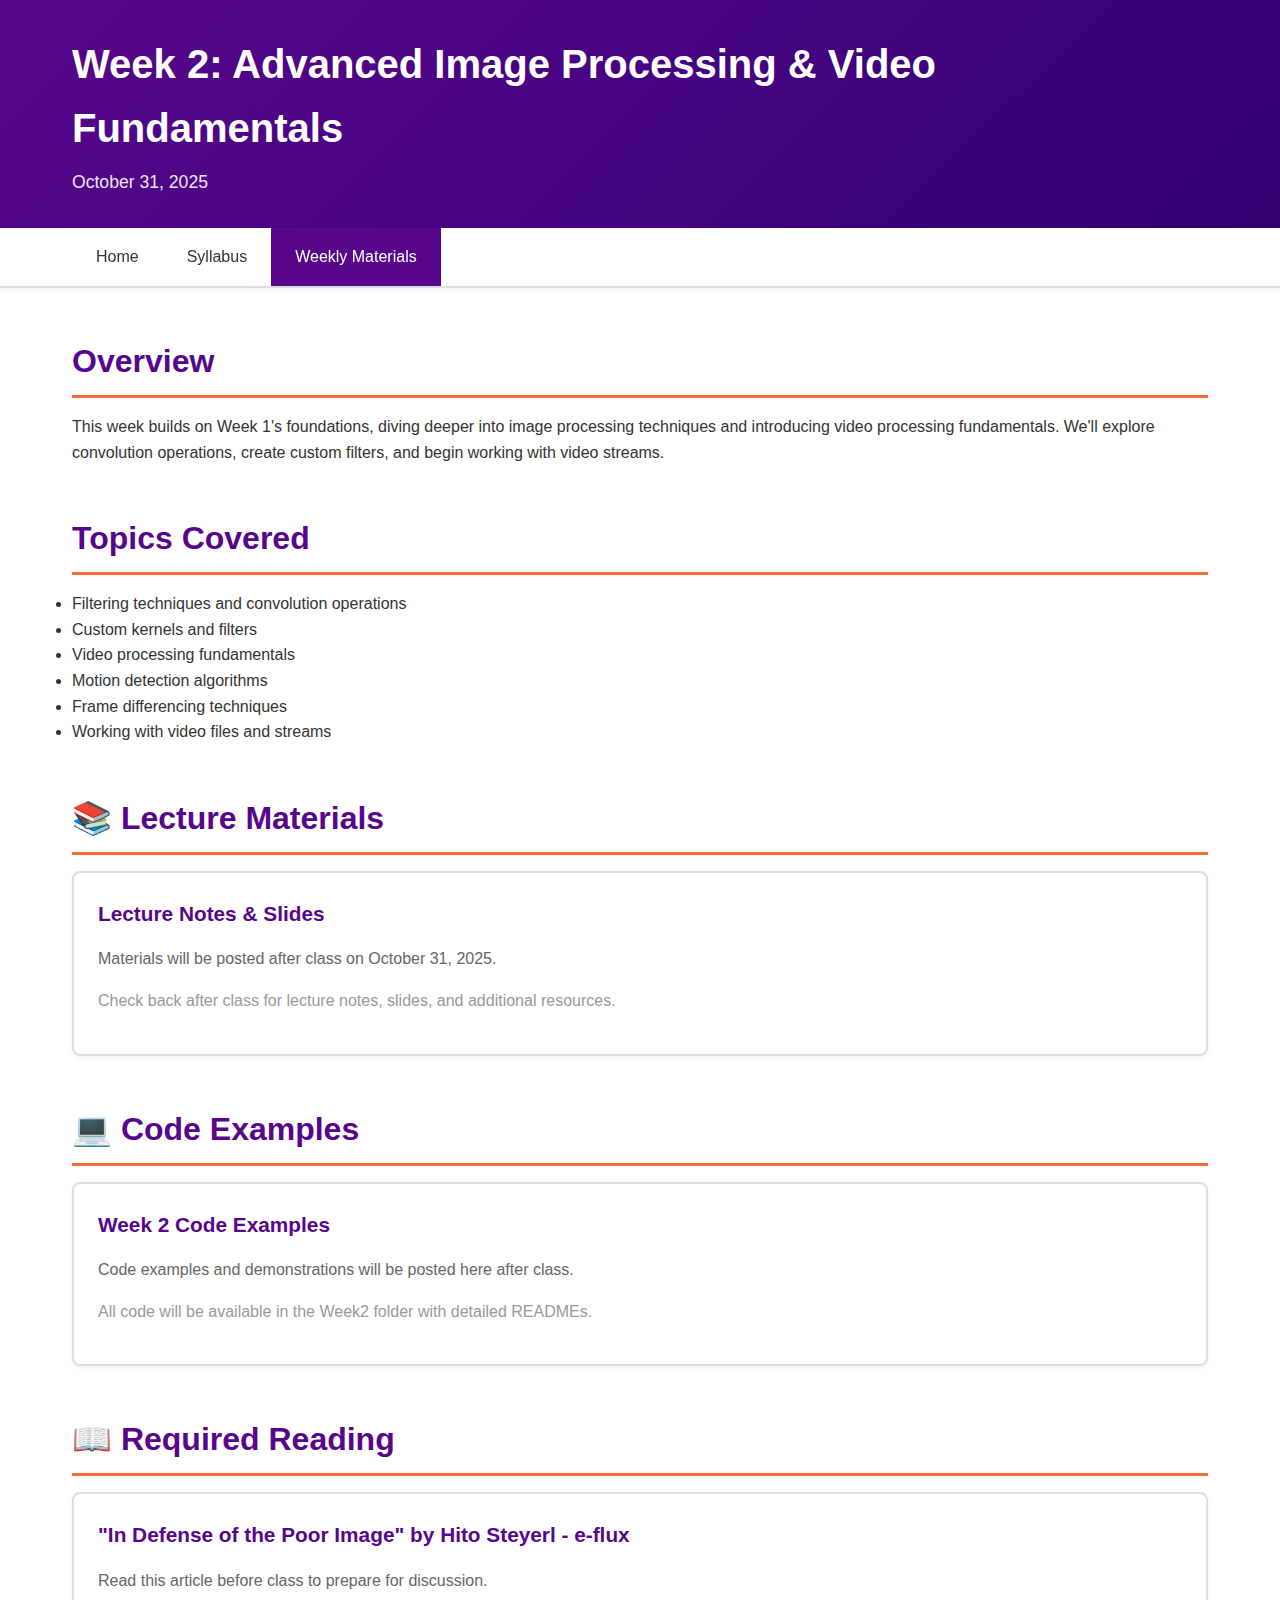
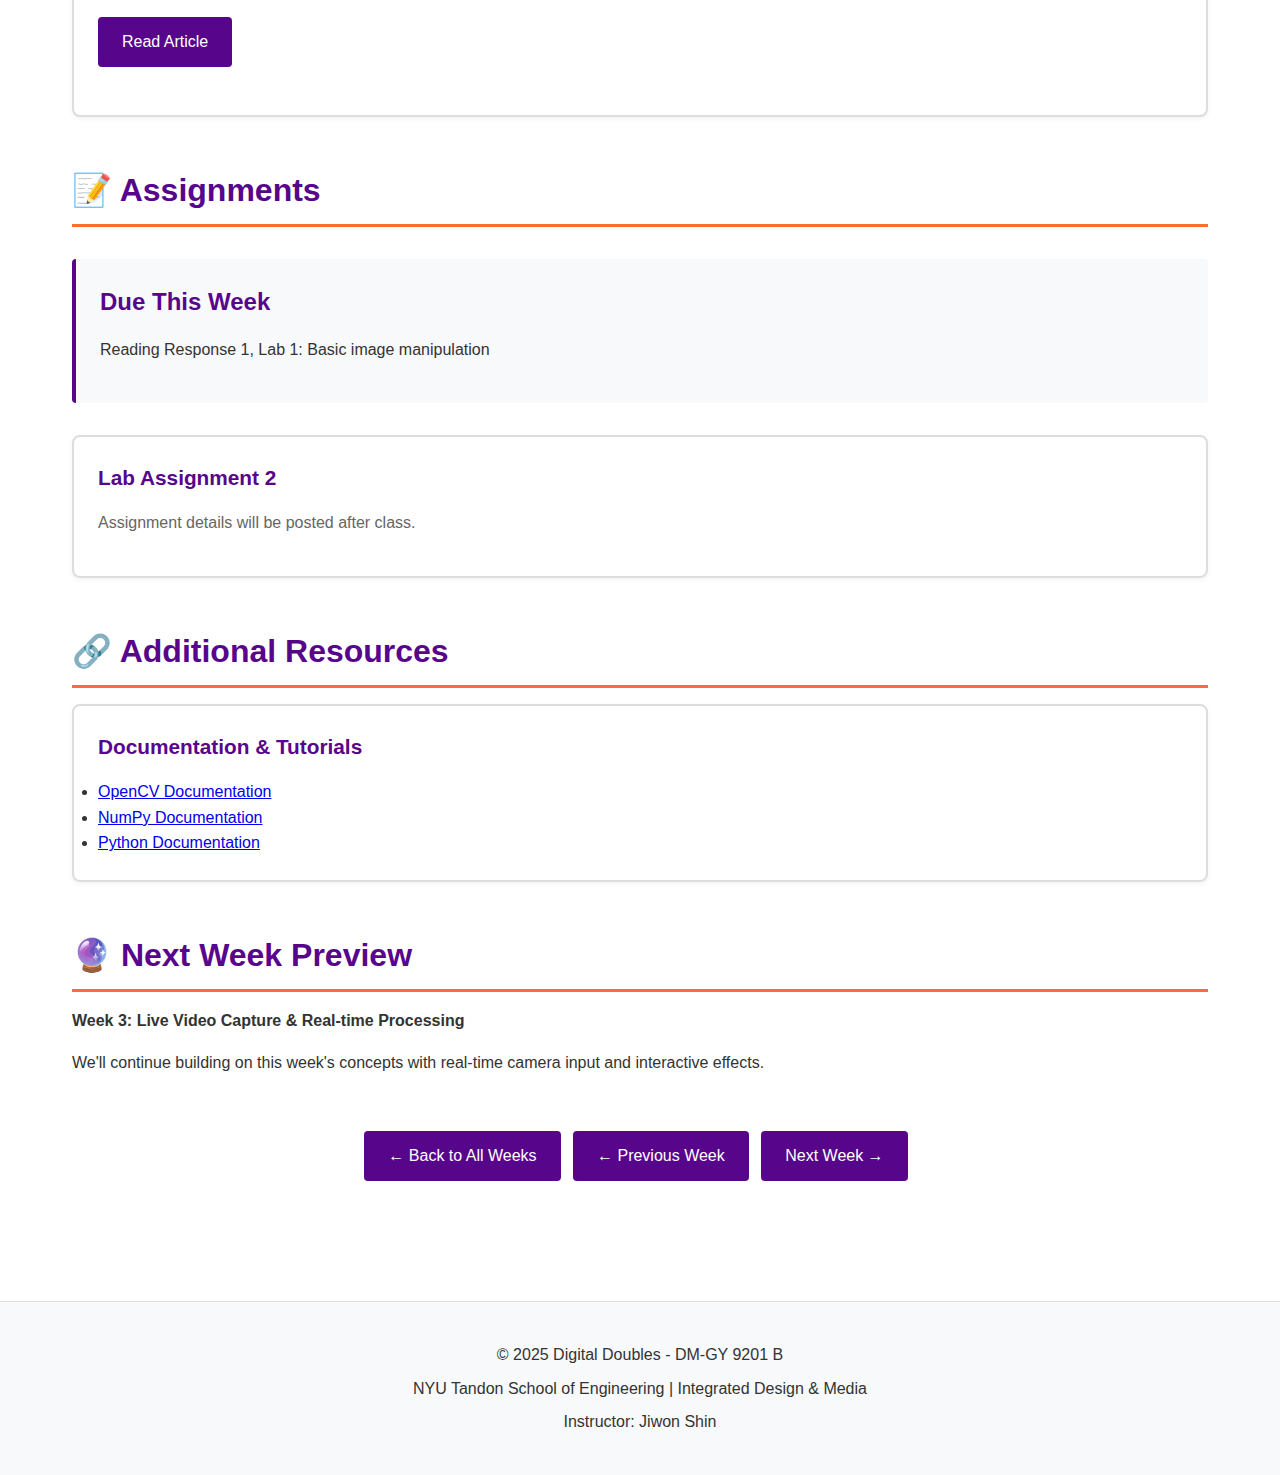
<file: week2.html>
<!DOCTYPE html>
<html lang="en">
<head>
    <meta charset="UTF-8">
    <meta name="viewport" content="width=device-width, initial-scale=1.0">
    <title>Week 2: Advanced Image Processing & Video Fundamentals - Digital Doubles</title>
    <link rel="stylesheet" href="css/style.css">
</head>
<body>
    <header>
        <div class="header-content">
            <h1>Week 2: Advanced Image Processing & Video Fundamentals</h1>
            <p class="subtitle">October 31, 2025</p>
        </div>
    </header>

    <nav>
        <ul>
            <li><a href="index.html">Home</a></li>
            <li><a href="syllabus.html">Syllabus</a></li>
            <li><a href="weeks.html" class="active">Weekly Materials</a></li>
        </ul>
    </nav>

    <div class="container">
        <section class="content-section">
            <h2>Overview</h2>
            <p>
                This week builds on Week 1's foundations, diving deeper into image processing techniques and introducing video processing fundamentals. We'll explore convolution operations, create custom filters, and begin working with video streams.
            </p>
        </section>

        <section class="content-section">
            <h2>Topics Covered</h2>
            <ul>
                <li>Filtering techniques and convolution operations</li>
                <li>Custom kernels and filters</li>
                <li>Video processing fundamentals</li>
                <li>Motion detection algorithms</li>
                <li>Frame differencing techniques</li>
                <li>Working with video files and streams</li>
            </ul>
        </section>

        <section class="content-section">
            <h2>📚 Lecture Materials</h2>
            <div class="week-card">
                <h3>Lecture Notes & Slides</h3>
                <p>Materials will be posted after class on October 31, 2025.</p>
                <p style="color: #999; margin-top: 1rem;">Check back after class for lecture notes, slides, and additional resources.</p>
            </div>
        </section>

        <section class="content-section">
            <h2>💻 Code Examples</h2>
            <div class="week-card">
                <h3>Week 2 Code Examples</h3>
                <p>Code examples and demonstrations will be posted here after class.</p>
                <p style="color: #999; margin-top: 1rem;">All code will be available in the Week2 folder with detailed READMEs.</p>
            </div>
        </section>

        <section class="content-section">
            <h2>📖 Required Reading</h2>
            <div class="week-card">
                <h3>"In Defense of the Poor Image" by Hito Steyerl - e-flux</h3>
                <p>Read this article before class to prepare for discussion.</p>
                <p style="margin-top: 1rem;">
                    <a href="https://www.e-flux.com/journal/10/61362/in-defense-of-the-poor-image" class="btn" target="_blank">Read Article</a>
                </p>
            </div>
        </section>

        <section class="content-section">
            <h2>📝 Assignments</h2>
            <div class="info-box">
                <h3>Due This Week</h3>
                <p>Reading Response 1, Lab 1: Basic image manipulation</p>
            </div>
            
            <div class="week-card">
                <h3>Lab Assignment 2</h3>
                <p>Assignment details will be posted after class.</p>
            </div>
        </section>

        <section class="content-section">
            <h2>🔗 Additional Resources</h2>
            <div class="week-card">
                <h3>Documentation & Tutorials</h3>
                <ul>
                    <li><a href="https://docs.opencv.org/" target="_blank">OpenCV Documentation</a></li>
                    <li><a href="https://numpy.org/doc/stable/" target="_blank">NumPy Documentation</a></li>
                    <li><a href="https://docs.python.org/3/" target="_blank">Python Documentation</a></li>
                </ul>
            </div>
        </section>

        <section class="content-section">
            <h2>🔮 Next Week Preview</h2>
            <p><strong>Week 3: Live Video Capture & Real-time Processing</strong></p>
            <p>We'll continue building on this week's concepts with real-time camera input and interactive effects.</p>
        </section>

        <div class="text-center mt-2">
            <a href="weeks.html" class="btn">← Back to All Weeks</a>
            <a href="week1.html" class="btn">← Previous Week</a>
            <a href="week3.html" class="btn">Next Week →</a>
        </div>
    </div>

    <footer>
        <p>&copy; 2025 Digital Doubles - DM-GY 9201 B</p>
        <p>NYU Tandon School of Engineering | Integrated Design & Media</p>
        <p>Instructor: Jiwon Shin</p>
    </footer>
</body>
</html>
</file>
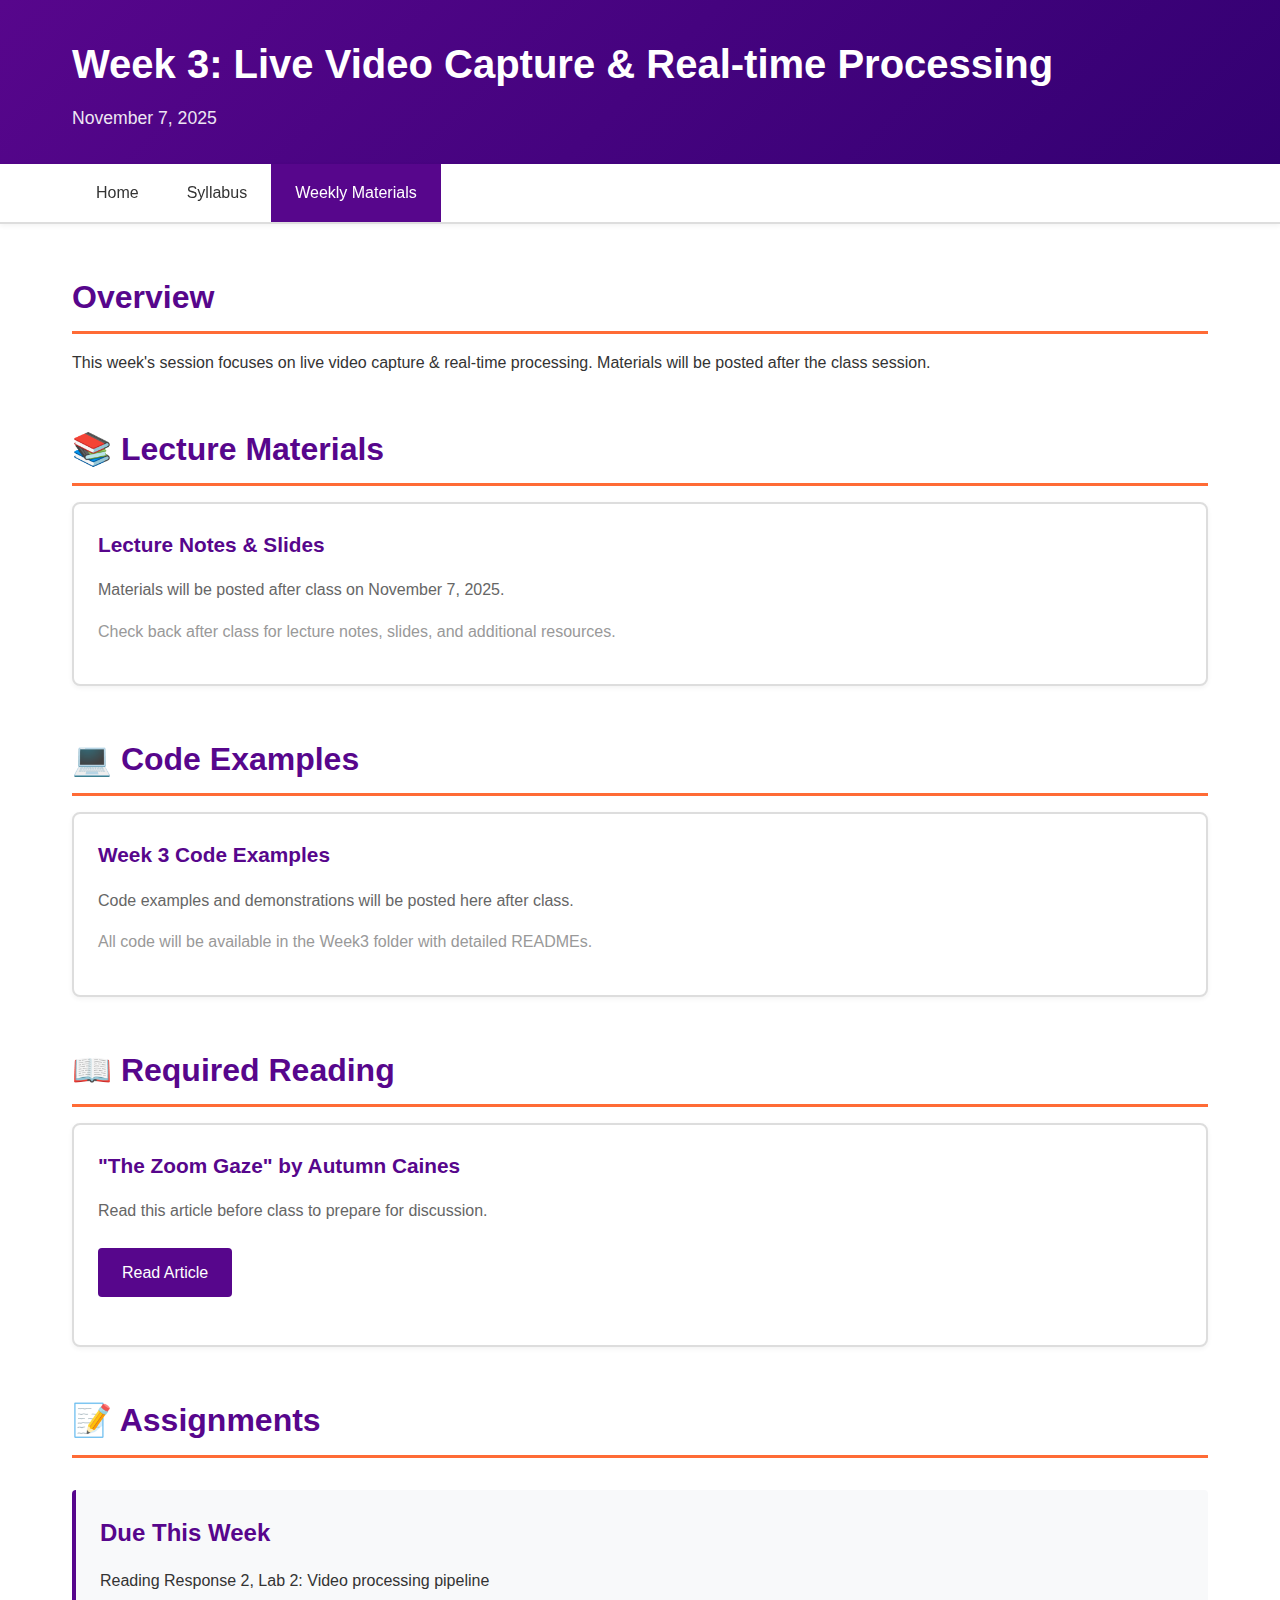
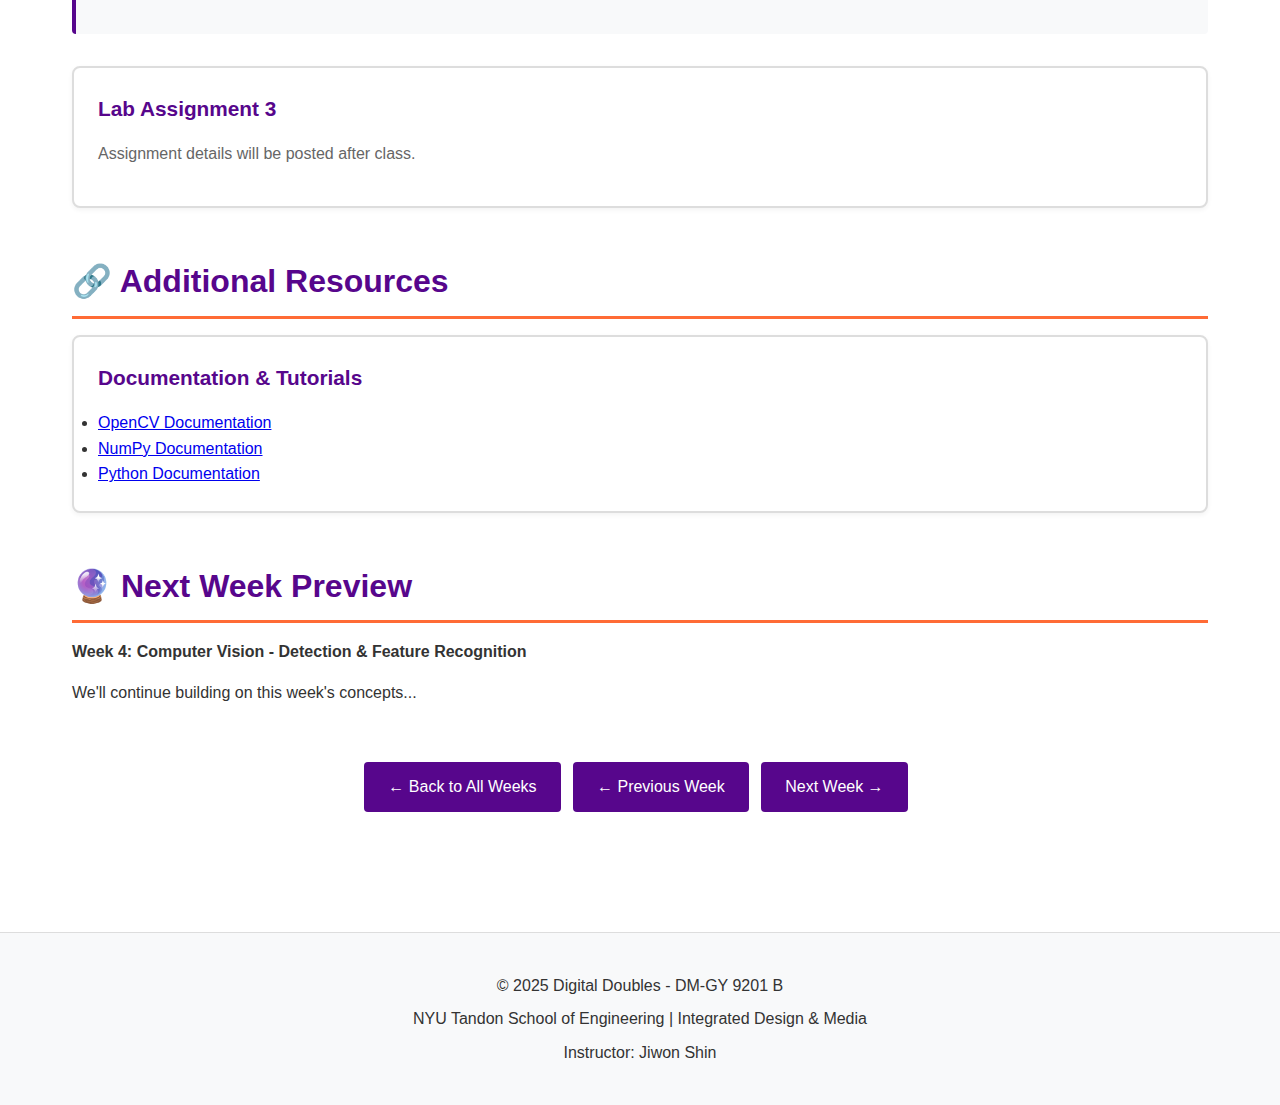
<file: week3.html>
<!DOCTYPE html>
<html lang="en">
<head>
    <meta charset="UTF-8">
    <meta name="viewport" content="width=device-width, initial-scale=1.0">
    <title>Week 3: Live Video Capture & Real-time Processing - Digital Doubles</title>
    <link rel="stylesheet" href="css/style.css">
</head>
<body>
    <header>
        <div class="header-content">
            <h1>Week 3: Live Video Capture & Real-time Processing</h1>
            <p class="subtitle">November 7, 2025</p>
        </div>
    </header>

    <nav>
        <ul>
            <li><a href="index.html">Home</a></li>
            <li><a href="syllabus.html">Syllabus</a></li>
            <li><a href="weeks.html" class="active">Weekly Materials</a></li>
        </ul>
    </nav>

    <div class="container">
        <section class="content-section">
            <h2>Overview</h2>
            <p>
                This week's session focuses on live video capture & real-time processing. Materials will be posted after the class session.
            </p>
        </section>

        <section class="content-section">
            <h2>📚 Lecture Materials</h2>
            <div class="week-card">
                <h3>Lecture Notes & Slides</h3>
                <p>Materials will be posted after class on November 7, 2025.</p>
                <p style="color: #999; margin-top: 1rem;">Check back after class for lecture notes, slides, and additional resources.</p>
            </div>
        </section>

        <section class="content-section">
            <h2>💻 Code Examples</h2>
            <div class="week-card">
                <h3>Week 3 Code Examples</h3>
                <p>Code examples and demonstrations will be posted here after class.</p>
                <p style="color: #999; margin-top: 1rem;">All code will be available in the Week3 folder with detailed READMEs.</p>
            </div>
        </section>

        <section class="content-section">
            <h2>📖 Required Reading</h2>
            <div class="week-card">
                <h3>"The Zoom Gaze" by Autumn Caines</h3>
                <p>Read this article before class to prepare for discussion.</p>
                <p style="margin-top: 1rem;">
                    <a href="https://reallifemag.com/the-zoom-gaze/" class="btn" target="_blank">Read Article</a>
                </p>
            </div>
        </section>

        <section class="content-section">
            <h2>📝 Assignments</h2>
            <div class="info-box">
                <h3>Due This Week</h3>
                <p>Reading Response 2, Lab 2: Video processing pipeline</p>
            </div>
            
            <div class="week-card">
                <h3>Lab Assignment 3</h3>
                <p>Assignment details will be posted after class.</p>
            </div>
        </section>

        <section class="content-section">
            <h2>🔗 Additional Resources</h2>
            <div class="week-card">
                <h3>Documentation & Tutorials</h3>
                <ul>
                    <li><a href="https://docs.opencv.org/" target="_blank">OpenCV Documentation</a></li>
                    <li><a href="https://numpy.org/doc/stable/" target="_blank">NumPy Documentation</a></li>
                    <li><a href="https://docs.python.org/3/" target="_blank">Python Documentation</a></li>
                </ul>
            </div>
        </section>

        <section class="content-section">
            <h2>🔮 Next Week Preview</h2>
            <p><strong>Week 4: Computer Vision - Detection & Feature Recognition</strong></p>
            <p>We'll continue building on this week's concepts...</p>
        </section>

        <div class="text-center mt-2">
            <a href="weeks.html" class="btn">← Back to All Weeks</a>
            <a href="week2.html" class="btn">← Previous Week</a>
            <a href="week4.html" class="btn">Next Week →</a>
        </div>
    </div>

    <footer>
        <p>&copy; 2025 Digital Doubles - DM-GY 9201 B</p>
        <p>NYU Tandon School of Engineering | Integrated Design & Media</p>
        <p>Instructor: Jiwon Shin</p>
    </footer>
</body>
</html>
</file>
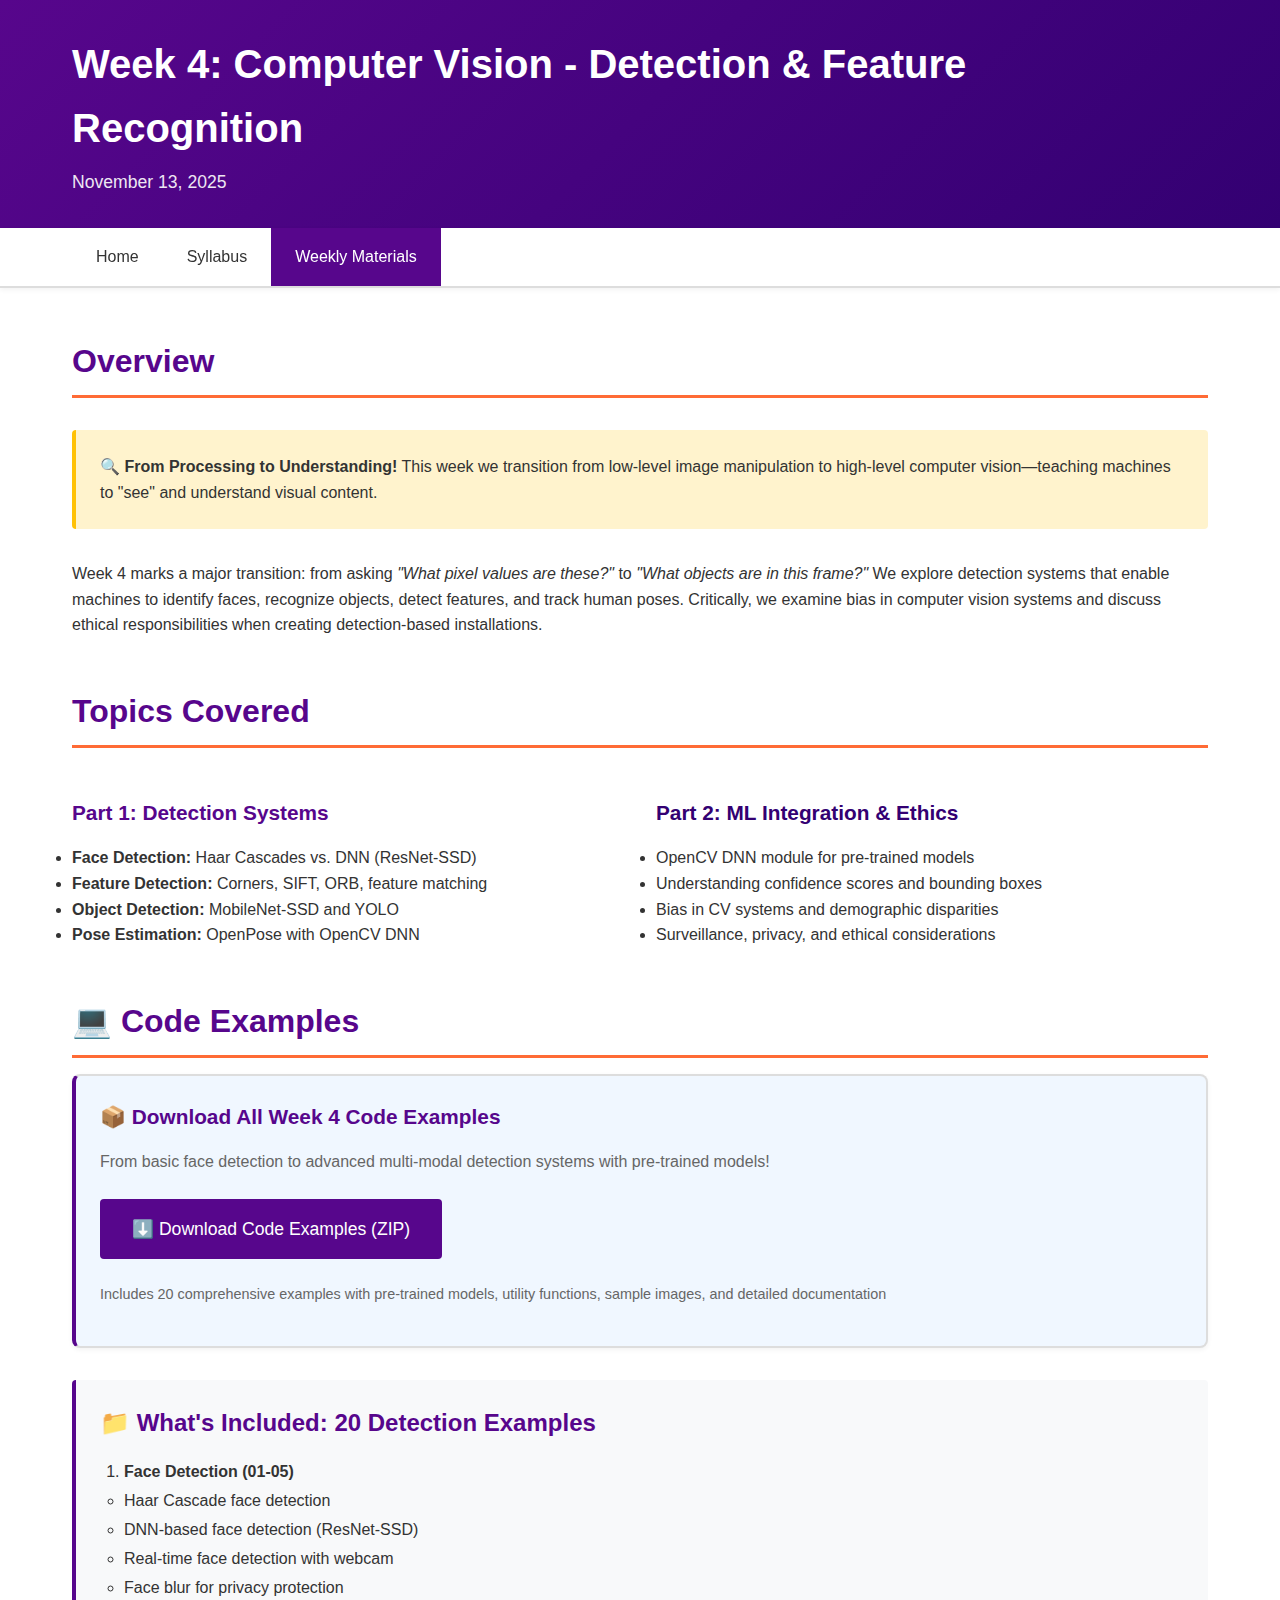
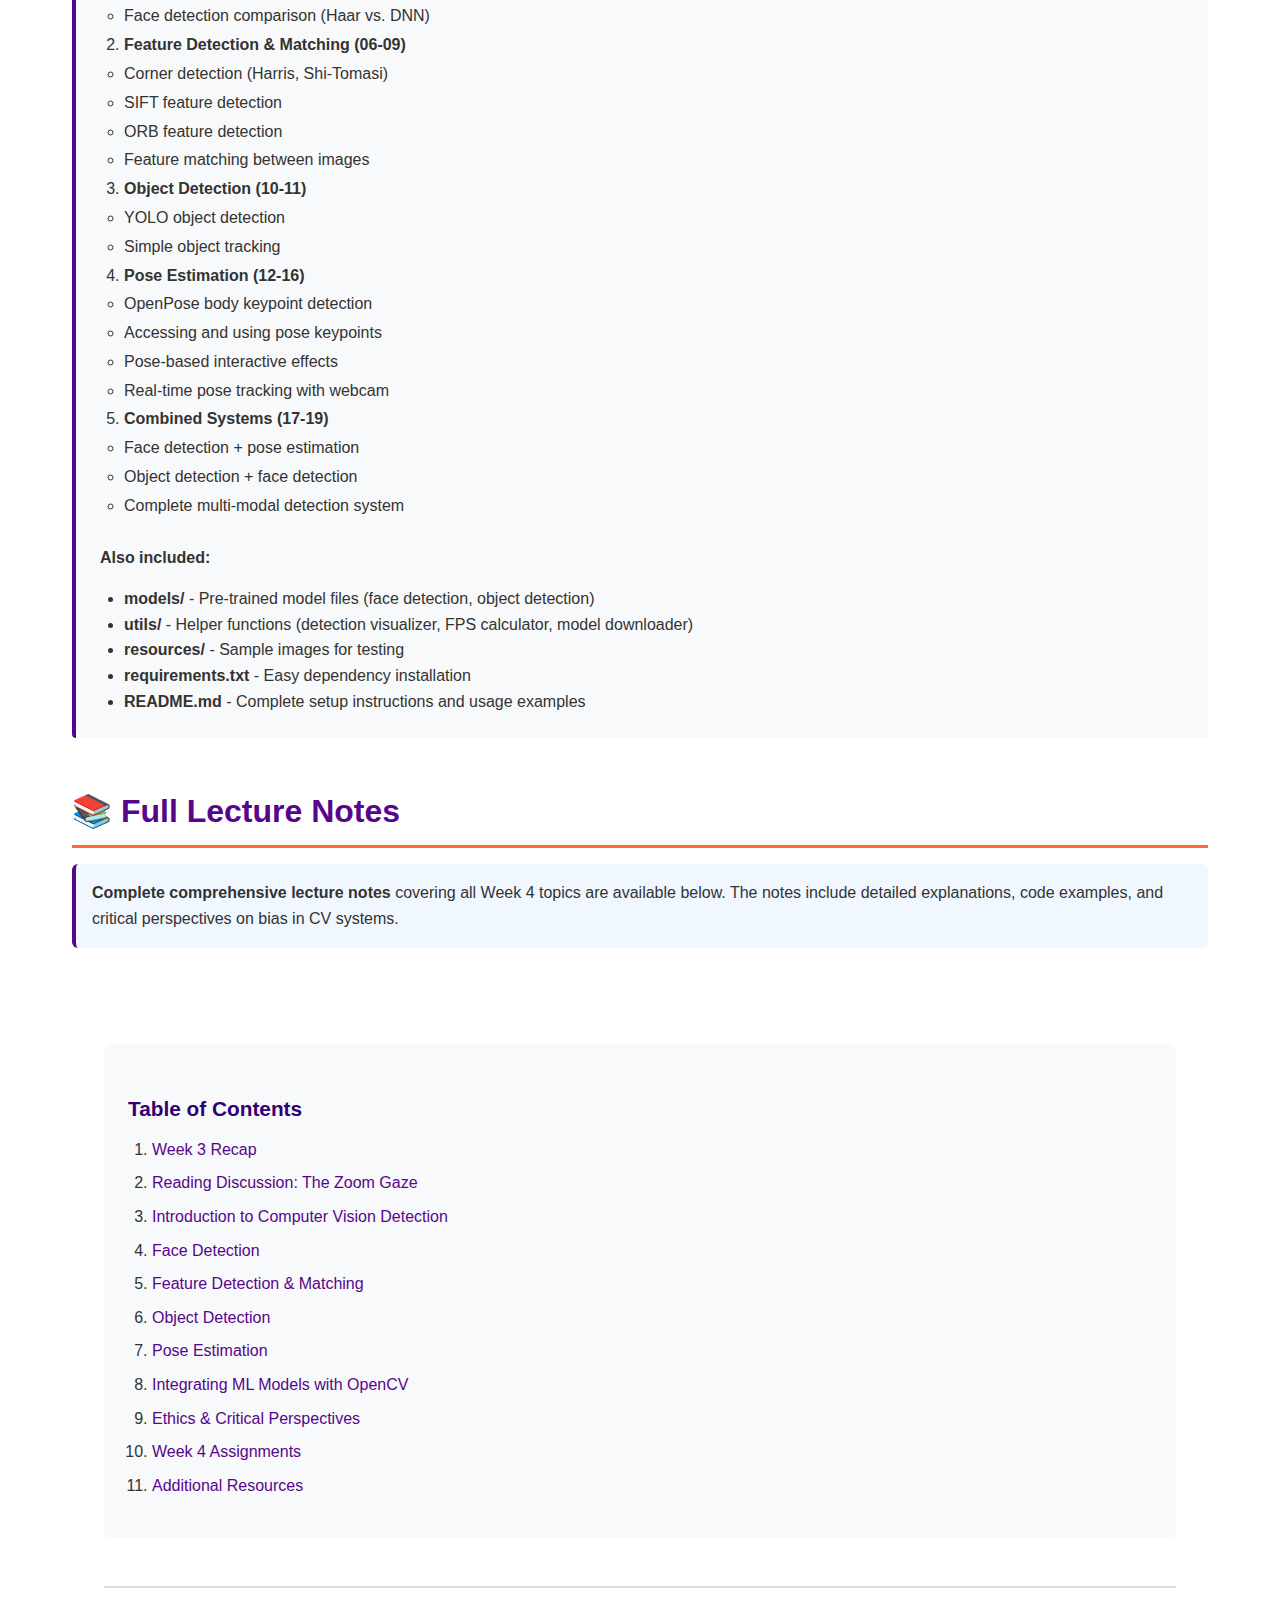
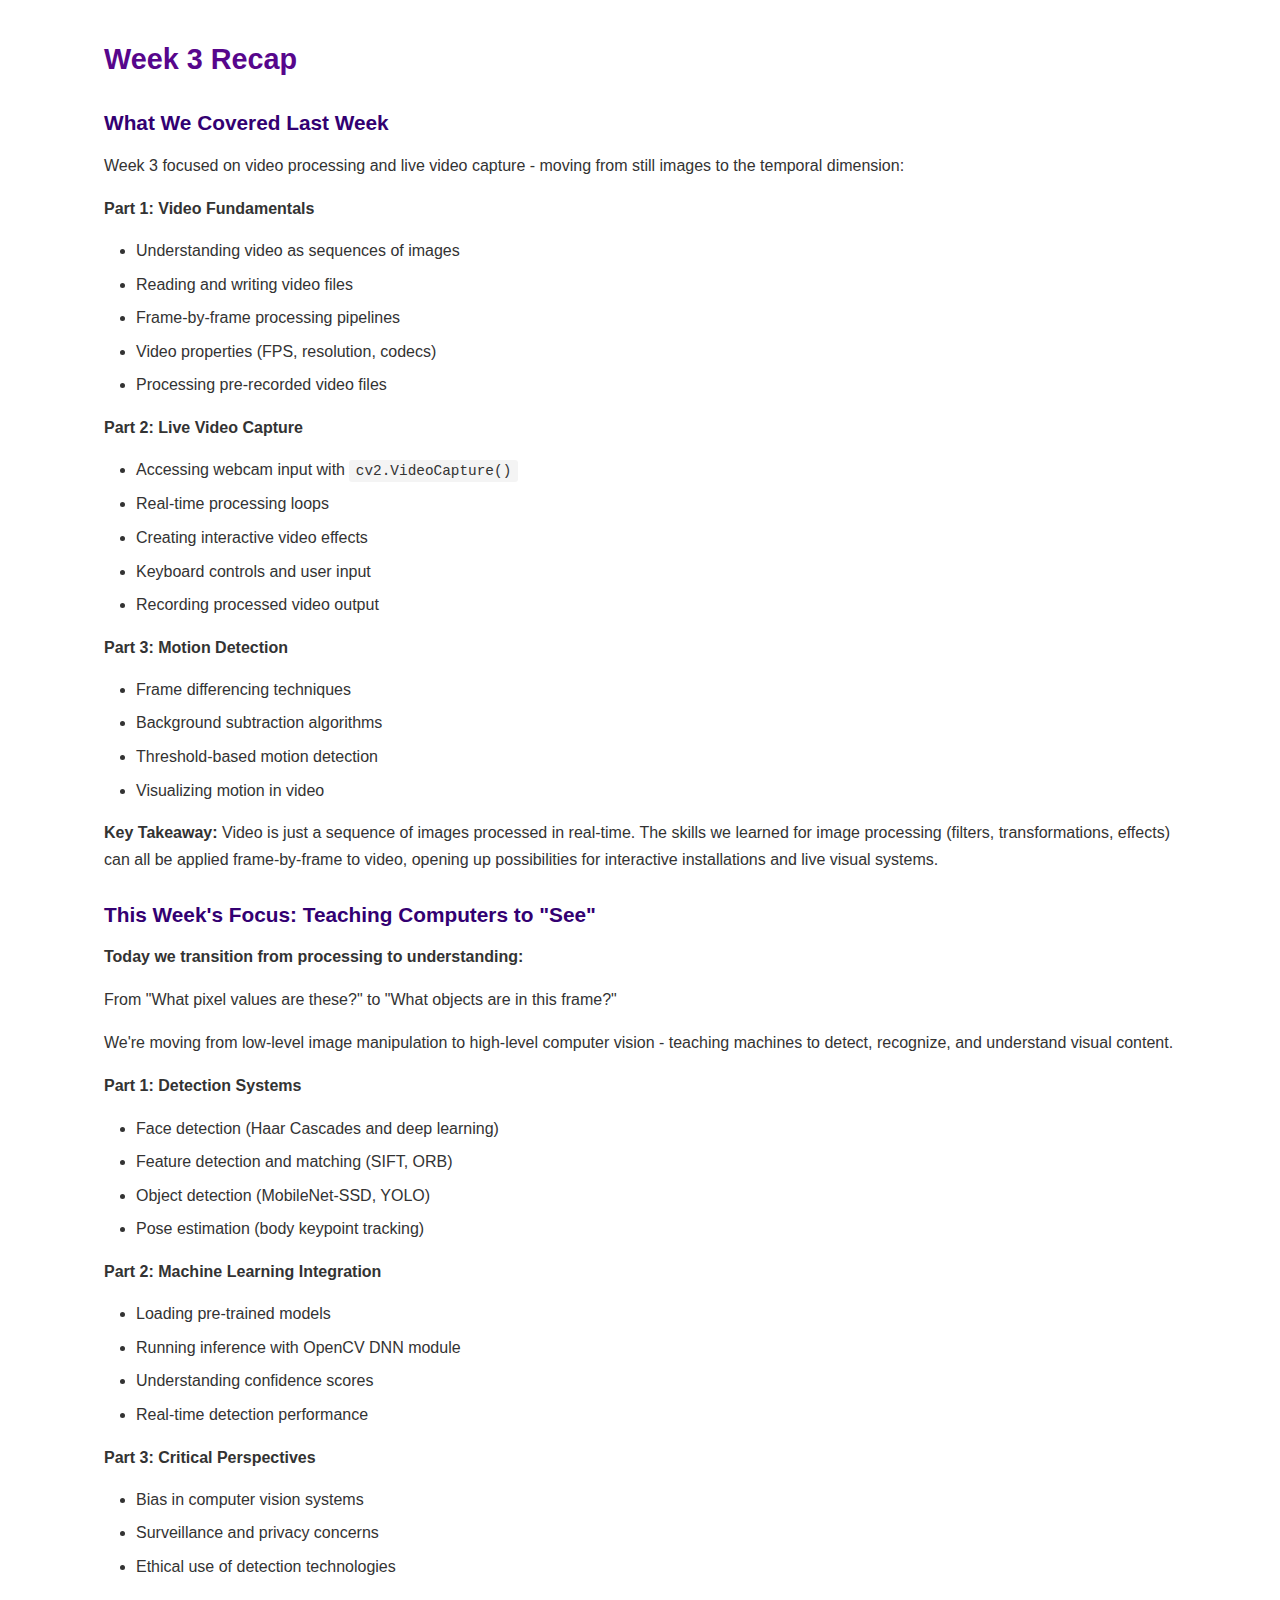
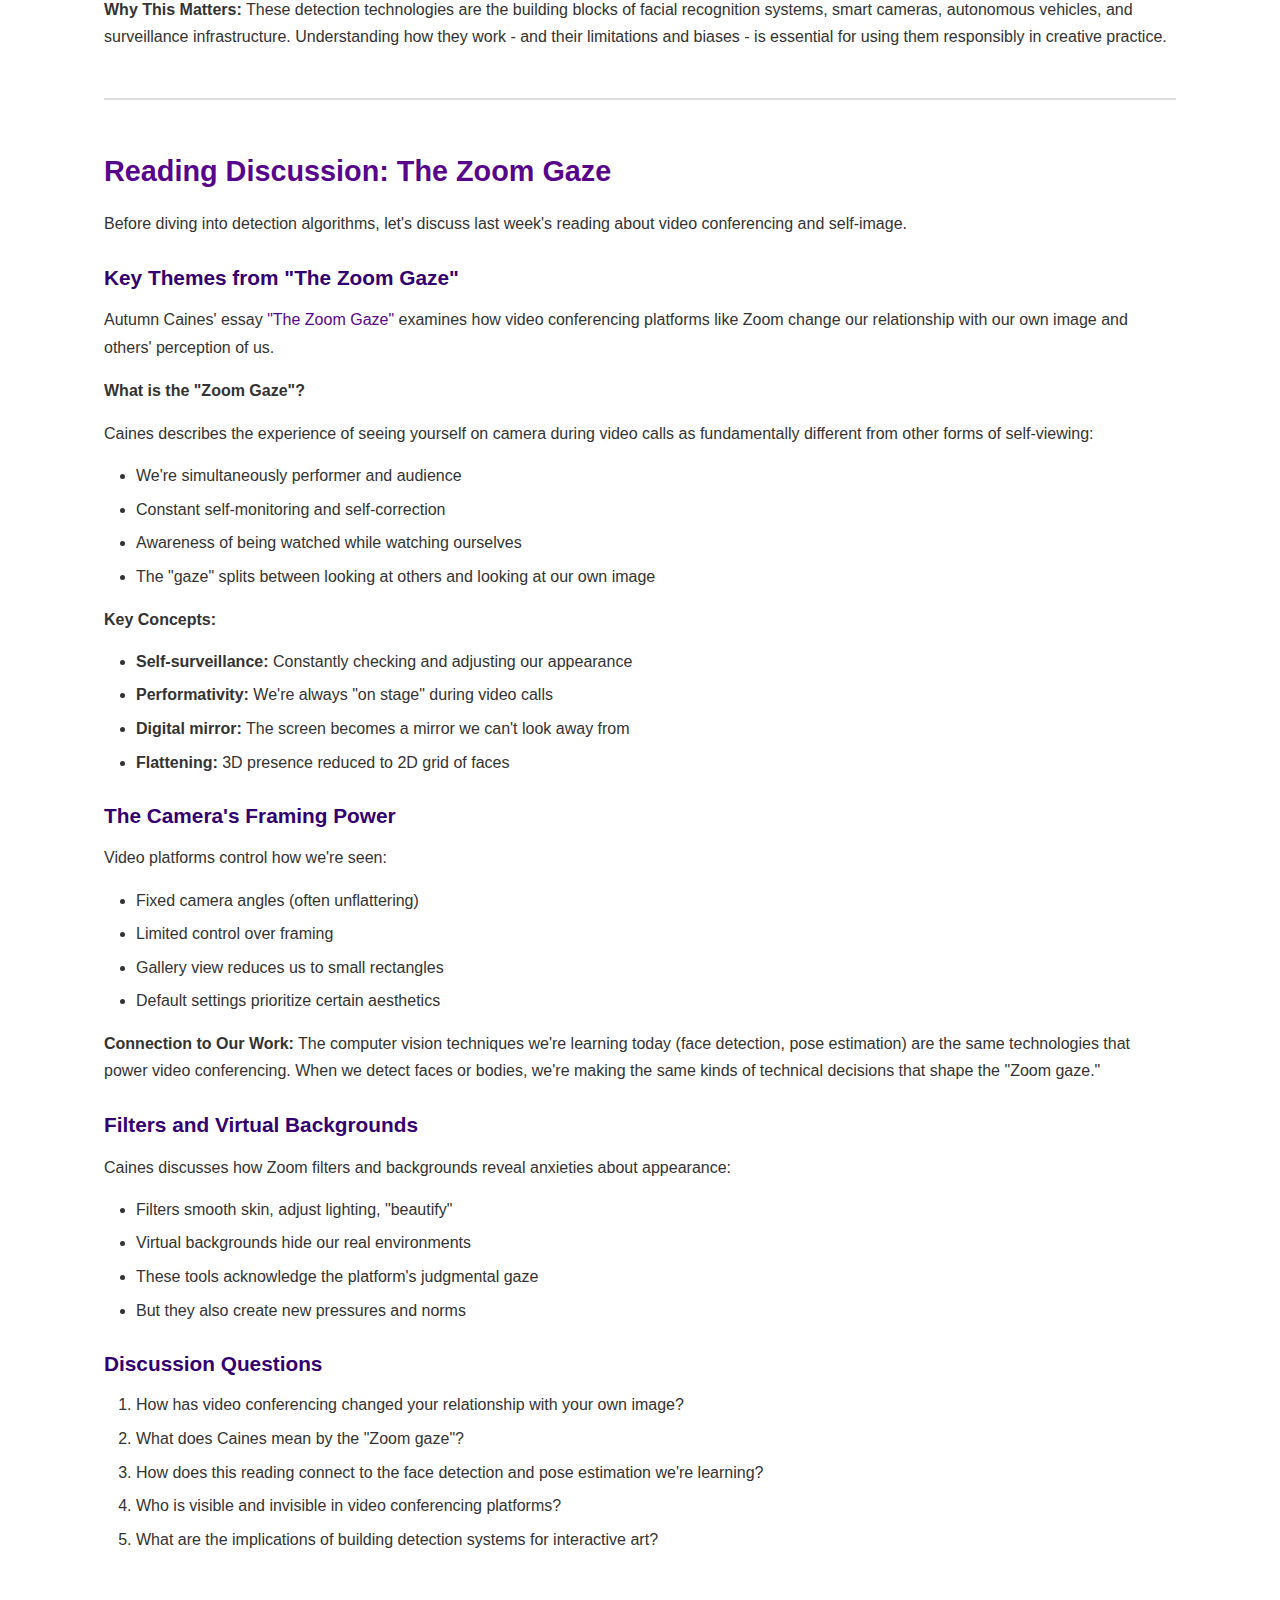
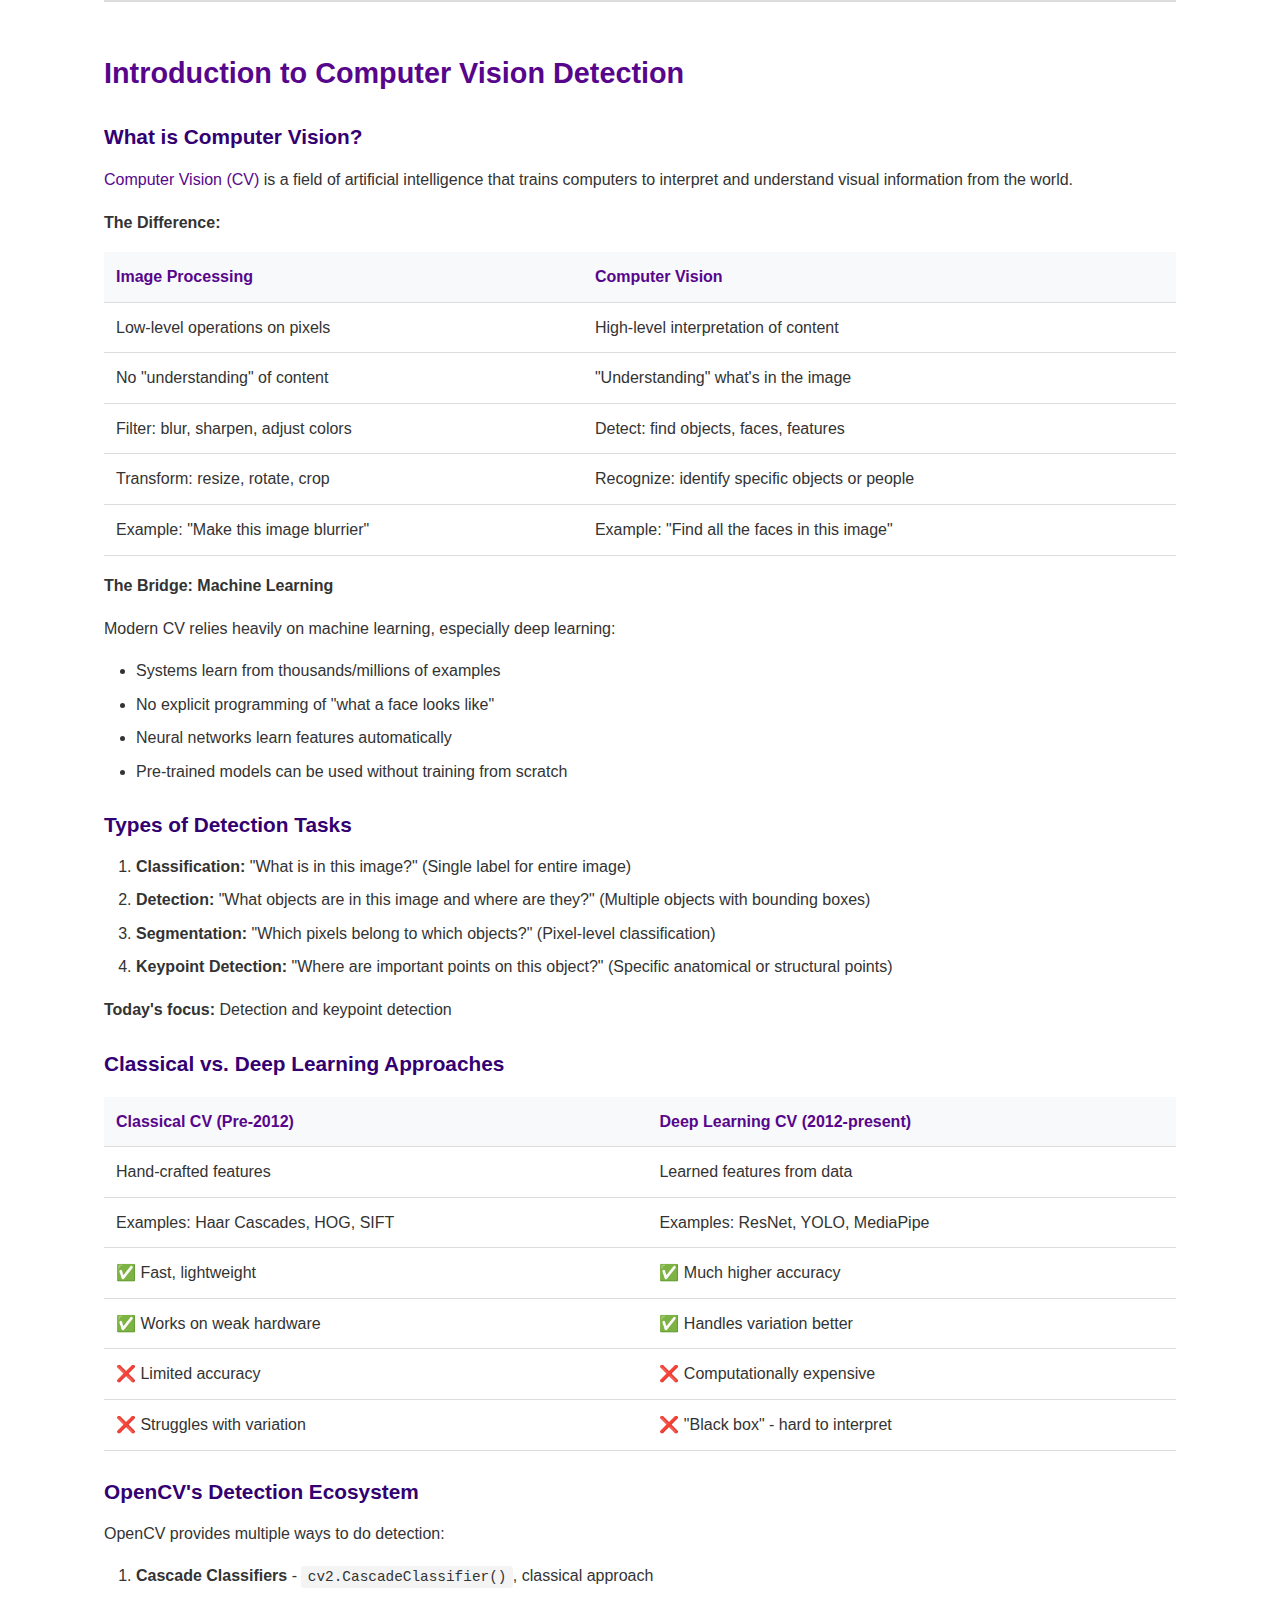
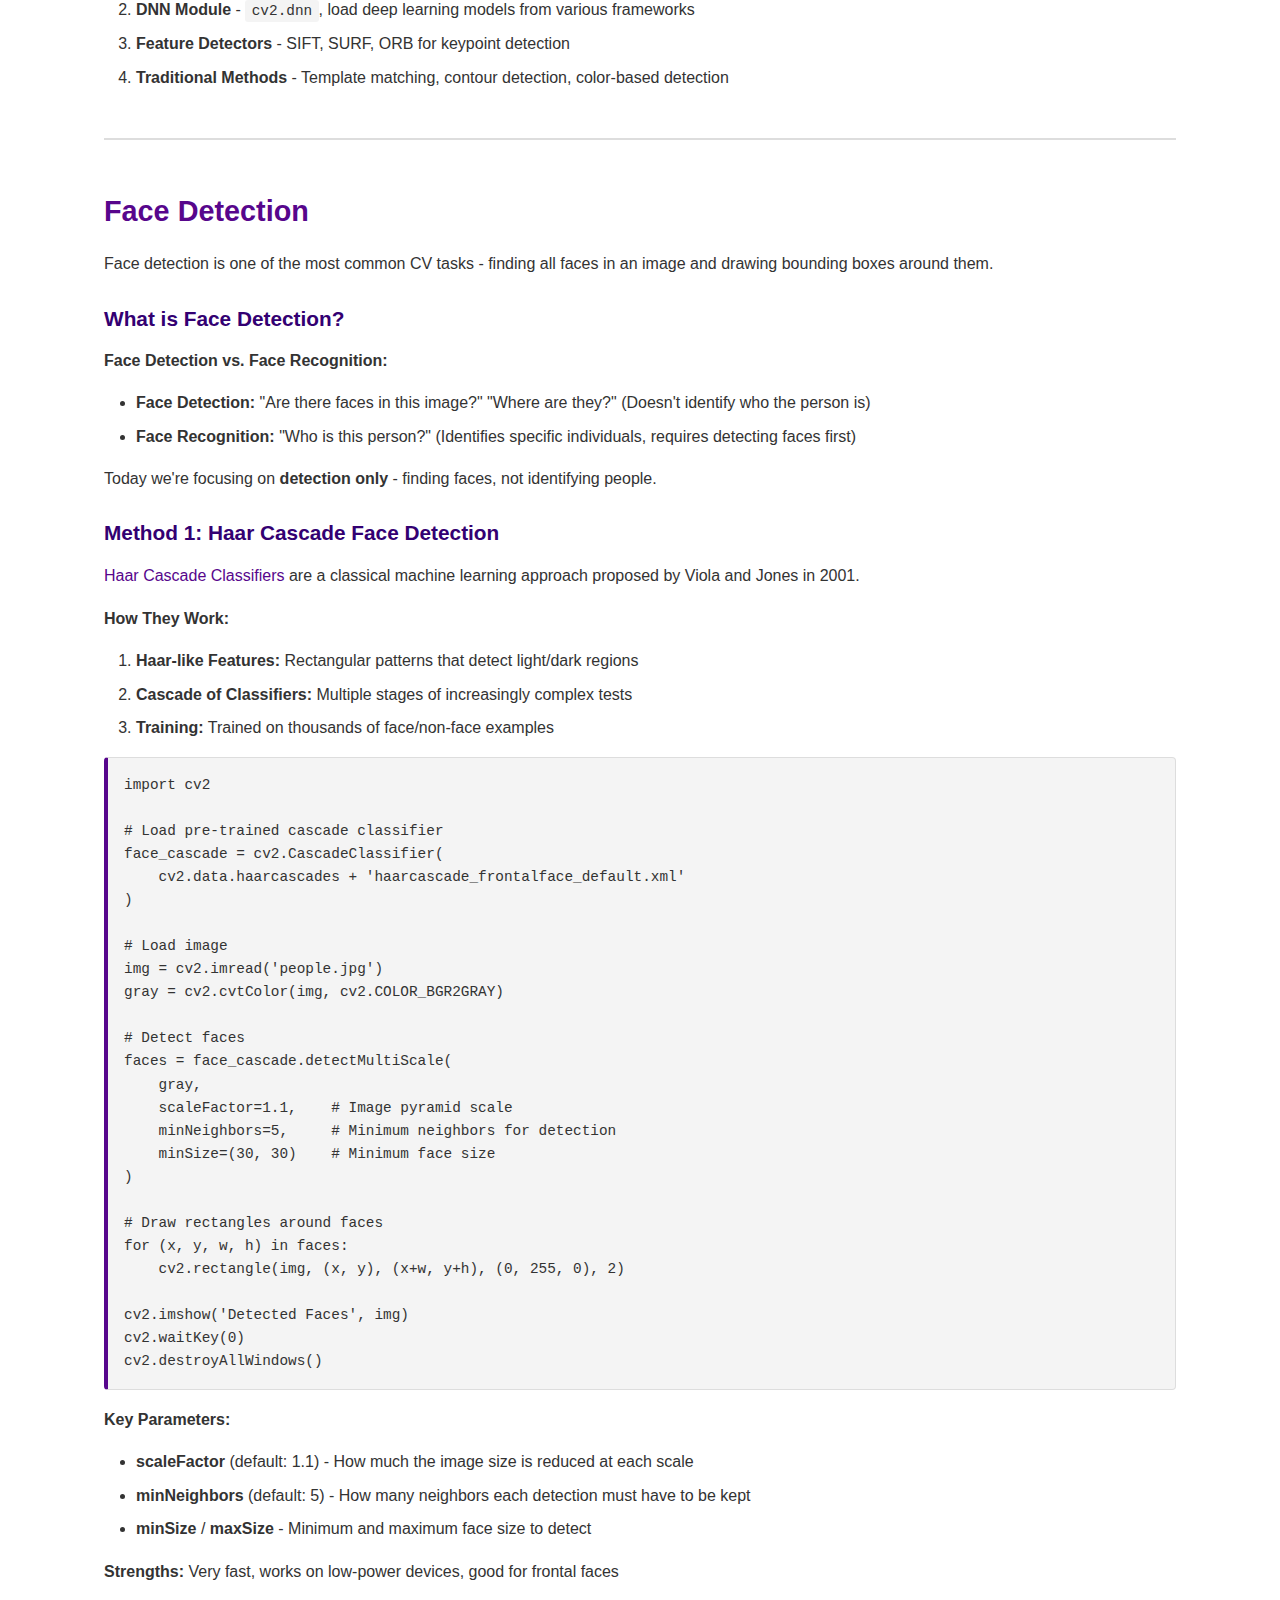
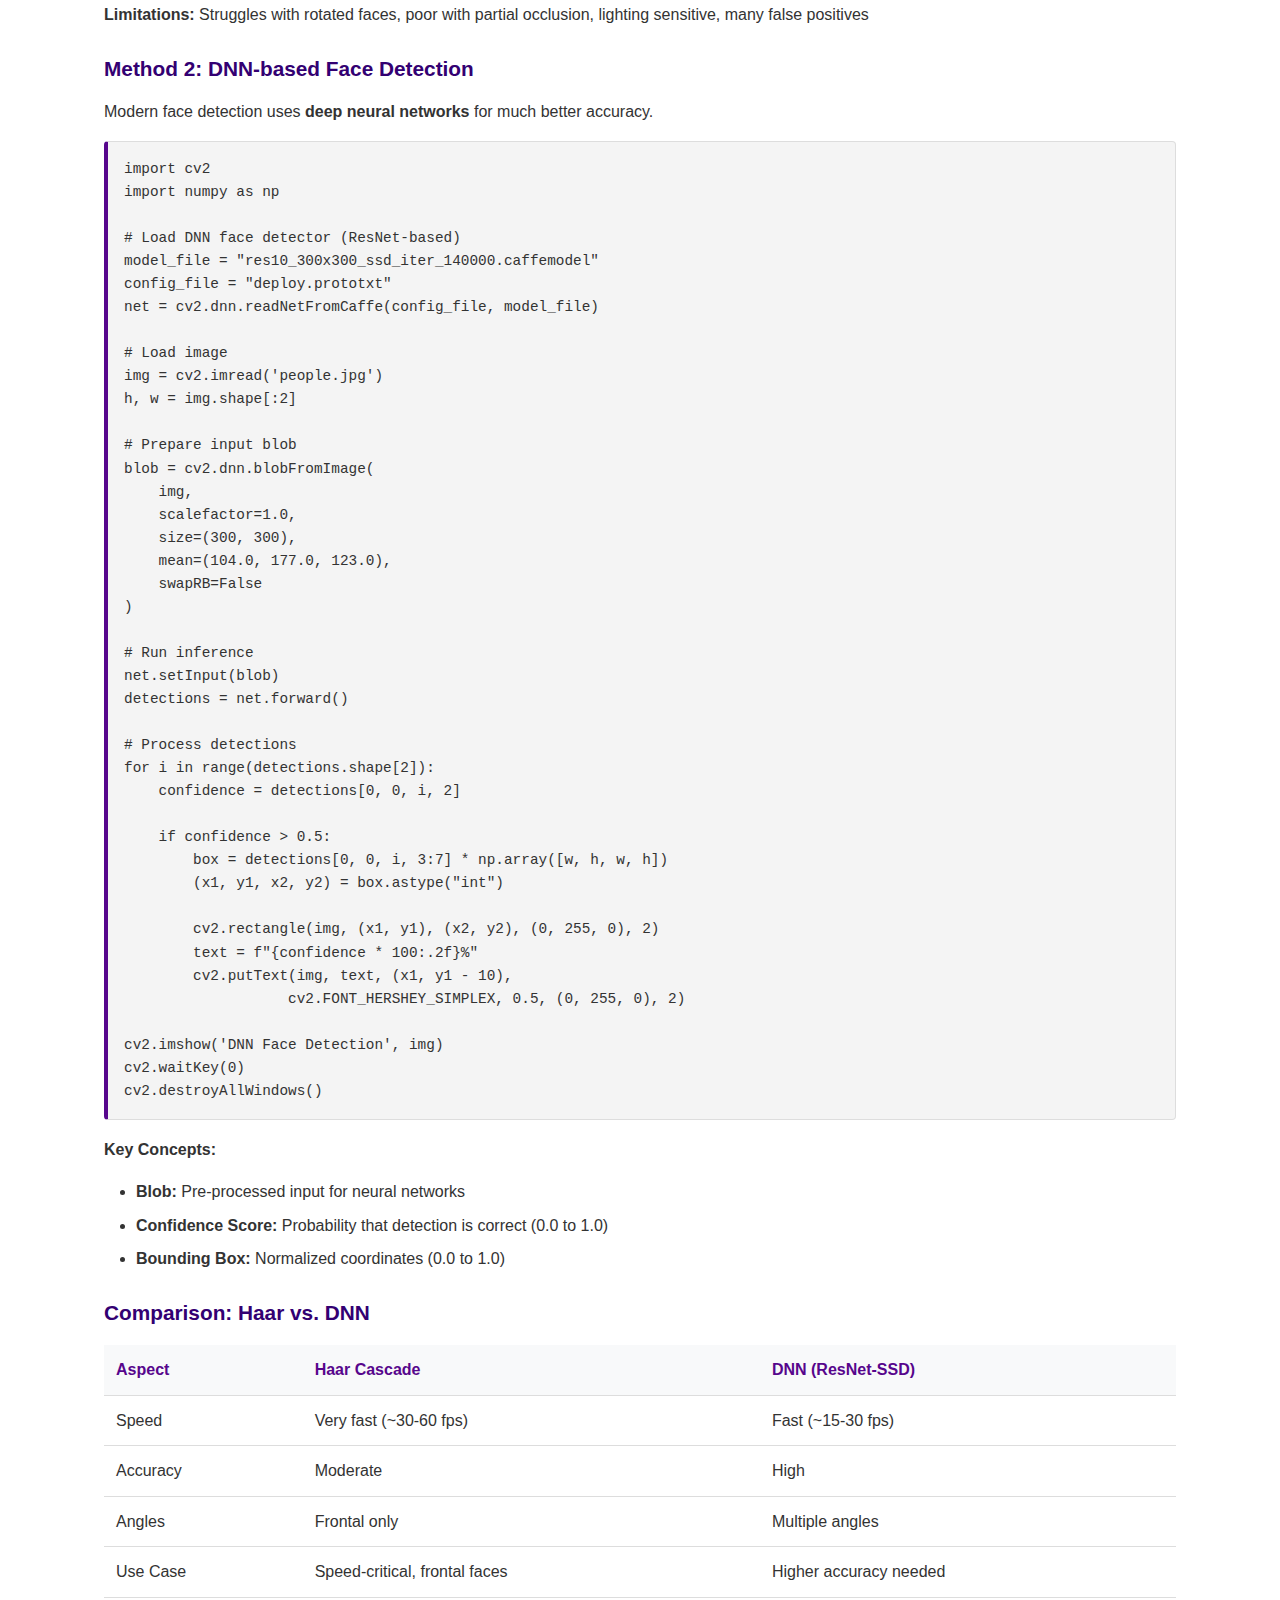
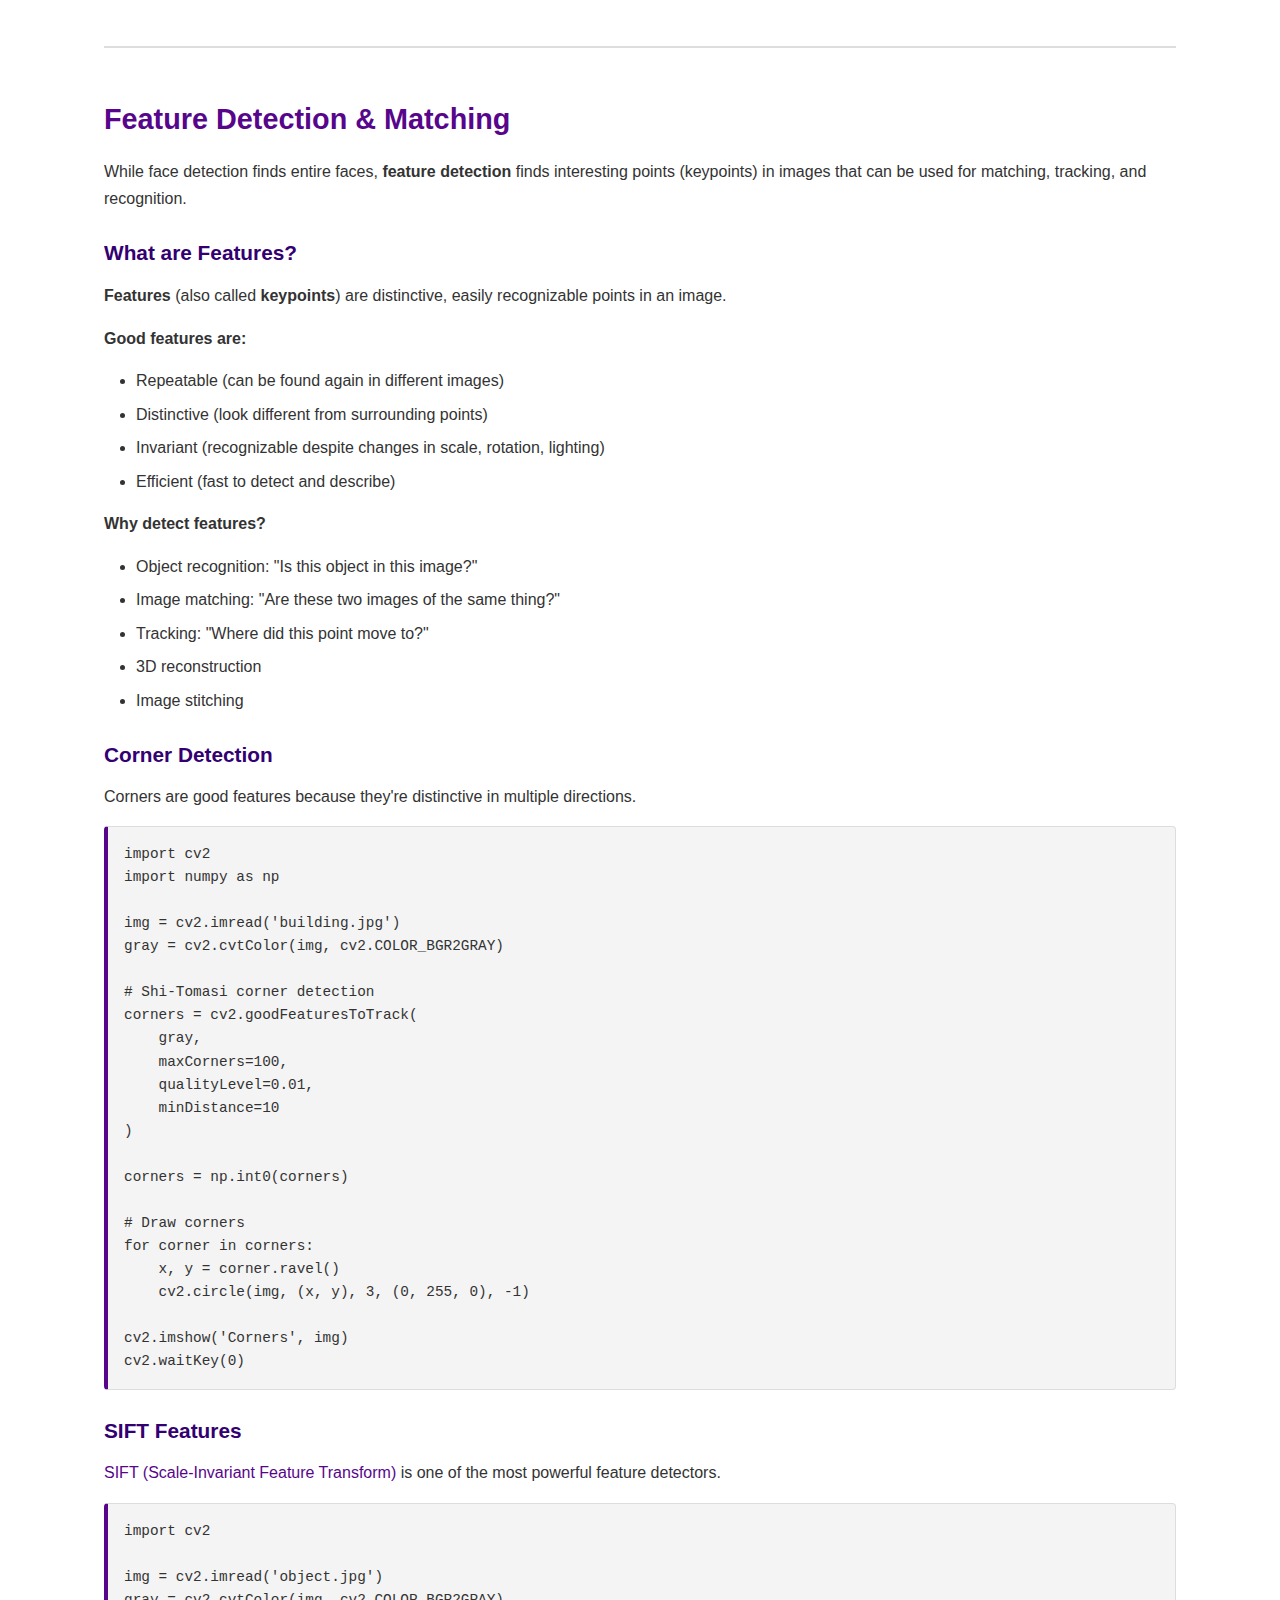
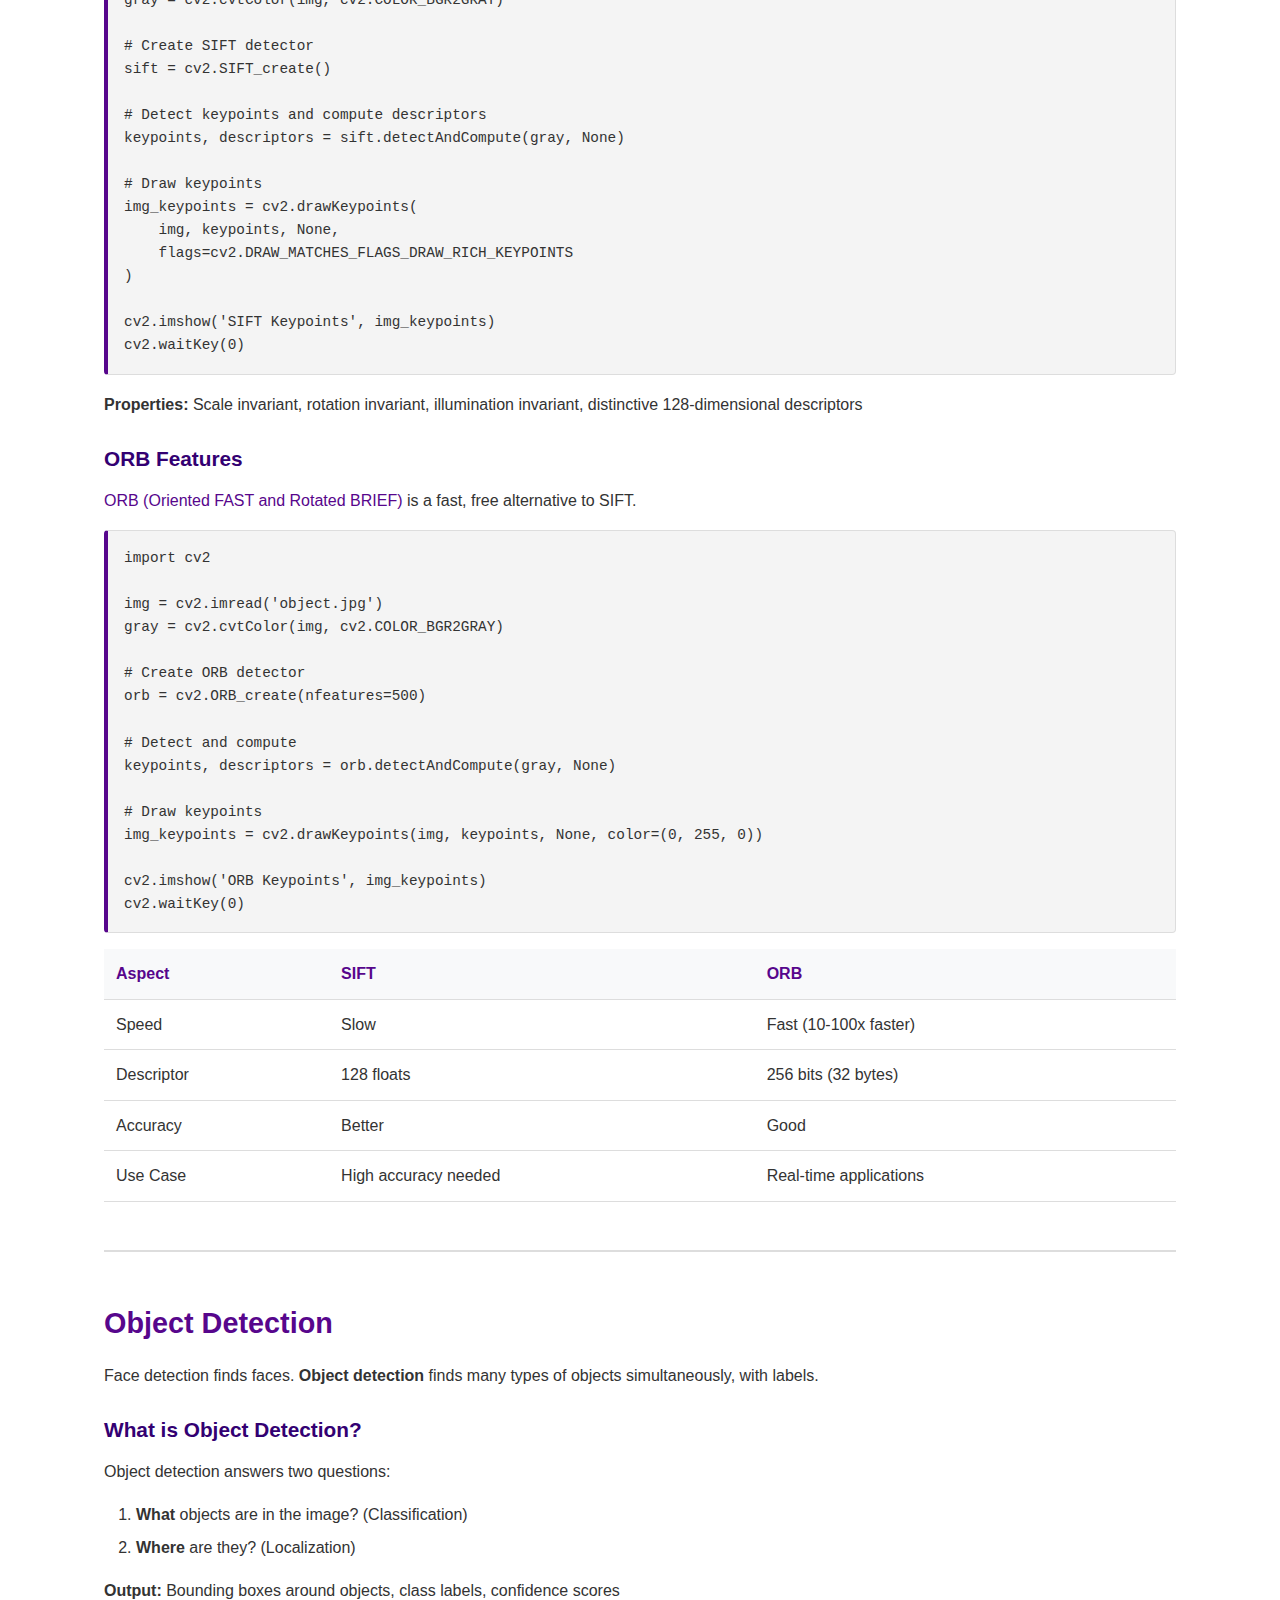
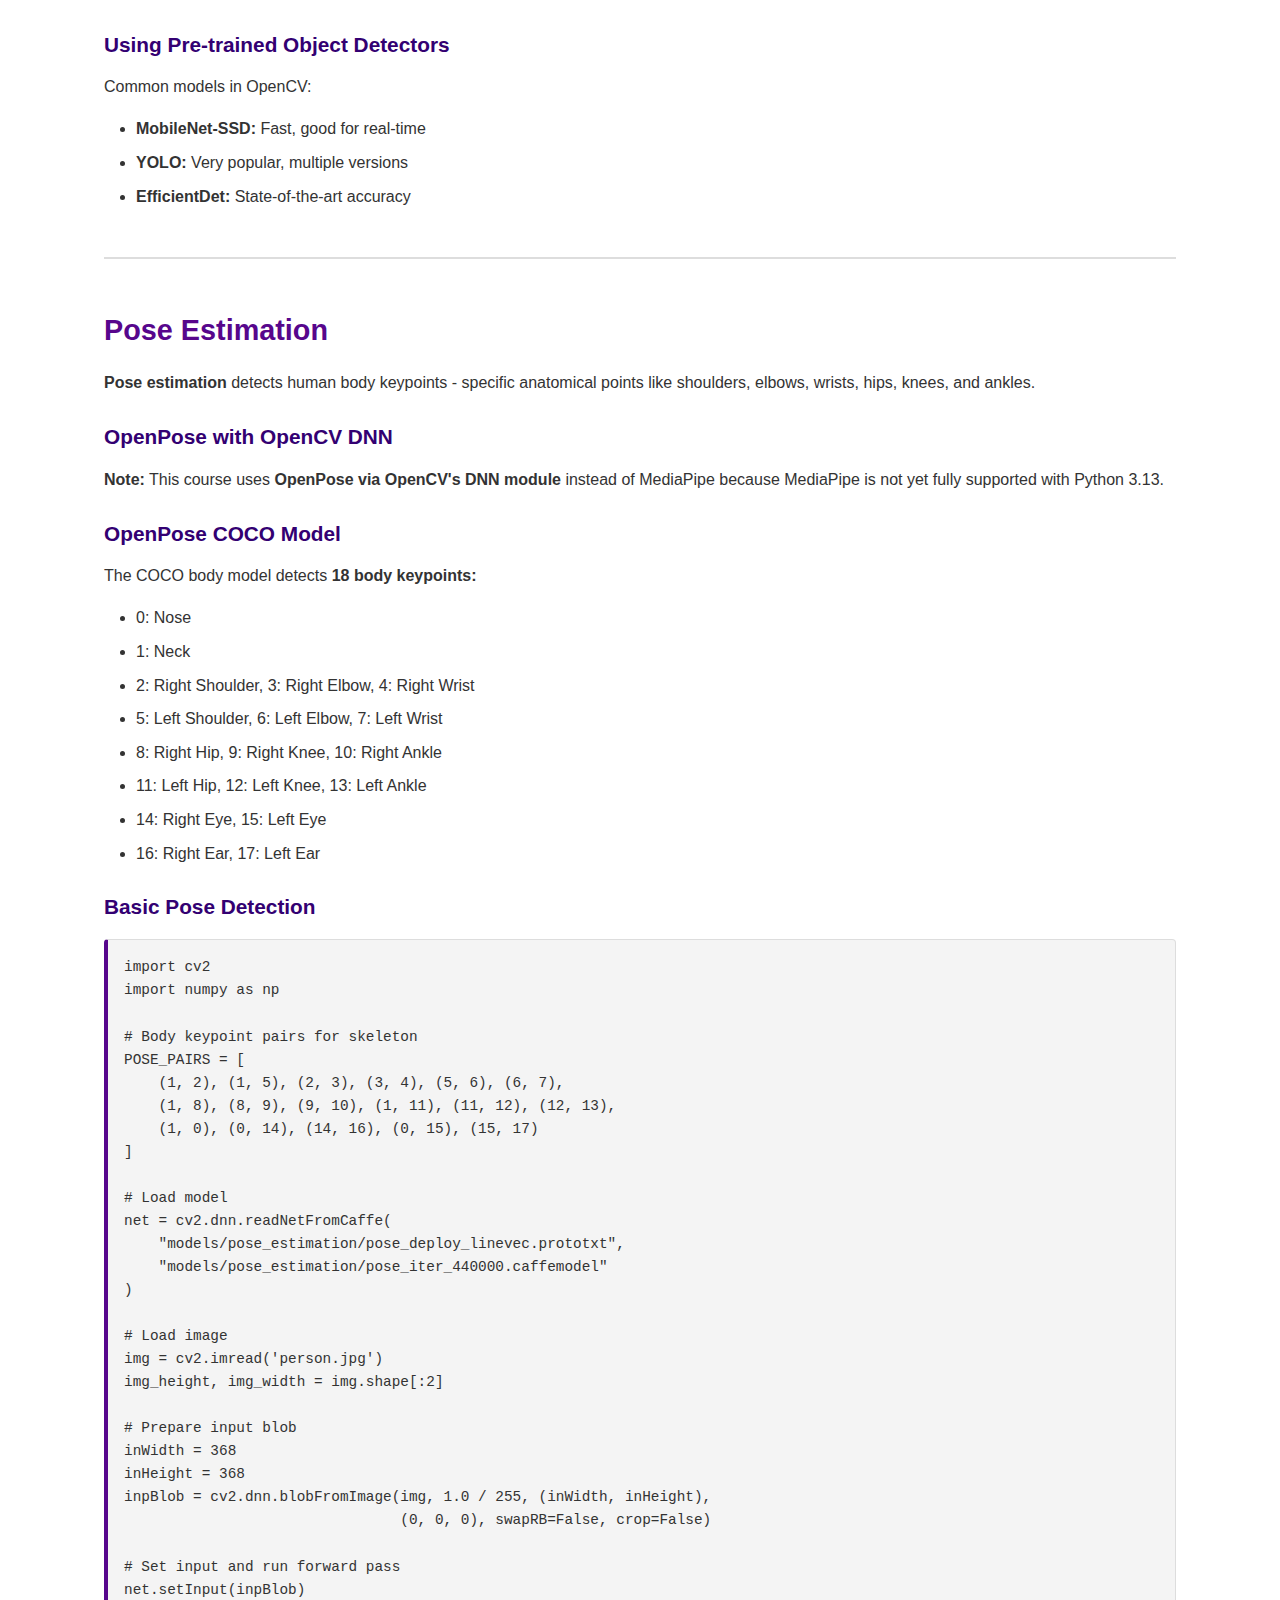
<file: week4.html>
<!DOCTYPE html>
<html lang="en">
<head>
    <meta charset="UTF-8">
    <meta name="viewport" content="width=device-width, initial-scale=1.0">
    <title>Week 4: Computer Vision - Detection & Feature Recognition - Digital Doubles</title>
    <link rel="stylesheet" href="css/style.css">
    <style>
        .lecture-notes {
            background-color: white;
            padding: 2rem;
            border-radius: 8px;
            margin-top: 2rem;
        }
        .lecture-notes h3 {
            color: var(--primary-color);
            margin-top: 2rem;
            margin-bottom: 1rem;
            font-size: 1.8rem;
        }
        .lecture-notes h4 {
            color: var(--secondary-color);
            margin-top: 1.5rem;
            margin-bottom: 0.75rem;
            font-size: 1.3rem;
        }
        .lecture-notes h5 {
            color: var(--text-color);
            margin-top: 1rem;
            margin-bottom: 0.5rem;
            font-size: 1.1rem;
            font-weight: 600;
        }
        .lecture-notes p {
            margin-bottom: 1rem;
            line-height: 1.7;
        }
        .lecture-notes ul, .lecture-notes ol {
            margin-left: 2rem;
            margin-bottom: 1rem;
        }
        .lecture-notes li {
            margin-bottom: 0.5rem;
        }
        .lecture-notes code {
            background-color: #f4f4f4;
            padding: 0.2rem 0.4rem;
            border-radius: 3px;
            font-family: 'Courier New', monospace;
            font-size: 0.9rem;
        }
        .lecture-notes pre {
            background-color: #f4f4f4;
            border: 1px solid #ddd;
            border-left: 4px solid var(--primary-color);
            padding: 1rem;
            border-radius: 4px;
            overflow-x: auto;
            margin: 1rem 0;
        }
        .lecture-notes pre code {
            background: none;
            padding: 0;
        }
        .lecture-notes a {
            color: var(--primary-color);
            text-decoration: none;
            font-weight: 500;
        }
        .lecture-notes a:hover {
            text-decoration: underline;
        }
        .lecture-notes .toc {
            background-color: var(--light-bg);
            padding: 1.5rem;
            border-radius: 6px;
            margin: 2rem 0;
        }
        .lecture-notes .toc ol {
            margin-left: 1.5rem;
        }
        .lecture-notes blockquote {
            border-left: 4px solid var(--primary-color);
            padding-left: 1rem;
            margin: 1rem 0;
            font-style: italic;
            color: #666;
        }
        .section-divider {
            border-top: 2px solid var(--border-color);
            margin: 3rem 0;
        }
        .code-example-card {
            background-color: #f8f9fa;
            border: 1px solid #dee2e6;
            border-radius: 8px;
            padding: 1.5rem;
            margin-bottom: 1rem;
        }
        .code-example-card h4 {
            color: var(--secondary-color);
            margin-top: 0;
            margin-bottom: 0.5rem;
        }
        .code-example-card p {
            margin-bottom: 0.5rem;
            color: #666;
        }
        table {
            width: 100%;
            border-collapse: collapse;
            margin: 1rem 0;
        }
        th, td {
            padding: 0.75rem;
            text-align: left;
            border-bottom: 1px solid #ddd;
        }
        th {
            background-color: var(--light-bg);
            font-weight: 600;
            color: var(--primary-color);
        }
    </style>
</head>
<body>
    <header>
        <div class="header-content">
            <h1>Week 4: Computer Vision - Detection & Feature Recognition</h1>
            <p class="subtitle">November 13, 2025</p>
        </div>
    </header>

    <nav>
        <ul>
            <li><a href="index.html">Home</a></li>
            <li><a href="syllabus.html">Syllabus</a></li>
            <li><a href="weeks.html" class="active">Weekly Materials</a></li>
        </ul>
    </nav>

    <div class="container">
        <section class="content-section">
            <h2>Overview</h2>
            <div class="info-box" style="background-color: #fff3cd; border-left: 4px solid #ffc107;">
                <p style="margin: 0;"><strong>🔍 From Processing to Understanding!</strong> This week we transition from low-level image manipulation to high-level computer vision—teaching machines to "see" and understand visual content.</p>
            </div>
            <p style="margin-top: 1.5rem;">
                Week 4 marks a major transition: from asking <em>"What pixel values are these?"</em> to <em>"What objects are in this frame?"</em> 
                We explore detection systems that enable machines to identify faces, recognize objects, detect features, and track human poses. Critically, 
                we examine bias in computer vision systems and discuss ethical responsibilities when creating detection-based installations.
            </p>
        </section>

        <section class="content-section">
            <h2>Topics Covered</h2>
            <div style="display: grid; grid-template-columns: 1fr 1fr; gap: 2rem;">
                <div>
                    <h3 style="color: var(--primary-color); font-size: 1.3rem;">Part 1: Detection Systems</h3>
                    <ul>
                        <li><strong>Face Detection:</strong> Haar Cascades vs. DNN (ResNet-SSD)</li>
                        <li><strong>Feature Detection:</strong> Corners, SIFT, ORB, feature matching</li>
                        <li><strong>Object Detection:</strong> MobileNet-SSD and YOLO</li>
                        <li><strong>Pose Estimation:</strong> OpenPose with OpenCV DNN</li>
                    </ul>
                </div>
                <div>
                    <h3 style="color: var(--secondary-color); font-size: 1.3rem;">Part 2: ML Integration & Ethics</h3>
                    <ul>
                        <li>OpenCV DNN module for pre-trained models</li>
                        <li>Understanding confidence scores and bounding boxes</li>
                        <li>Bias in CV systems and demographic disparities</li>
                        <li>Surveillance, privacy, and ethical considerations</li>
                    </ul>
                </div>
            </div>
        </section>

        <section class="content-section">
            <h2>💻 Code Examples</h2>
            
            <div class="week-card" style="background-color: #f0f7ff; border-left: 4px solid var(--primary-color);">
                <h3>📦 Download All Week 4 Code Examples</h3>
                <p>From basic face detection to advanced multi-modal detection systems with pre-trained models!</p>
                <p style="margin-top: 1rem;">
                    <a href="https://drive.google.com/file/d/19V0DtDi6rtdXWDt0rPk7ta8P182TuufS/view?usp=drive_link" class="btn" download style="font-size: 1.1rem; padding: 1rem 2rem;">
                        ⬇️ Download Code Examples (ZIP)
                    </a>
                </p>
                <p style="margin-top: 1rem; font-size: 0.9rem; color: #666;">
                    Includes 20 comprehensive examples with pre-trained models, utility functions, sample images, and detailed documentation
                </p>
            </div>
            
            <div class="info-box" style="margin-top: 2rem;">
                <h3>📁 What's Included: 20 Detection Examples</h3>
                
                <ol style="margin-left: 1.5rem; line-height: 1.8;">
                    <li><strong>Face Detection (01-05)</strong>
                        <ul>
                            <li>Haar Cascade face detection</li>
                            <li>DNN-based face detection (ResNet-SSD)</li>
                            <li>Real-time face detection with webcam</li>
                            <li>Face blur for privacy protection</li>
                            <li>Face detection comparison (Haar vs. DNN)</li>
                        </ul>
                    </li>
                    
                    <li><strong>Feature Detection & Matching (06-09)</strong>
                        <ul>
                            <li>Corner detection (Harris, Shi-Tomasi)</li>
                            <li>SIFT feature detection</li>
                            <li>ORB feature detection</li>
                            <li>Feature matching between images</li>
                        </ul>
                    </li>
                    
                    <li><strong>Object Detection (10-11)</strong>
                        <ul>
                            <li>YOLO object detection</li>
                            <li>Simple object tracking</li>
                        </ul>
                    </li>
                    
                    <li><strong>Pose Estimation (12-16)</strong>
                        <ul>
                            <li>OpenPose body keypoint detection</li>
                            <li>Accessing and using pose keypoints</li>
                            <li>Pose-based interactive effects</li>
                            <li>Real-time pose tracking with webcam</li>
                        </ul>
                    </li>
                    
                    <li><strong>Combined Systems (17-19)</strong>
                        <ul>
                            <li>Face detection + pose estimation</li>
                            <li>Object detection + face detection</li>
                            <li>Complete multi-modal detection system</li>
                        </ul>
                    </li>
                </ol>

                <p style="margin-top: 1.5rem;"><strong>Also included:</strong></p>
                <ul style="margin-left: 1.5rem;">
                    <li><strong>models/</strong> - Pre-trained model files (face detection, object detection)</li>
                    <li><strong>utils/</strong> - Helper functions (detection visualizer, FPS calculator, model downloader)</li>
                    <li><strong>resources/</strong> - Sample images for testing</li>
                    <li><strong>requirements.txt</strong> - Easy dependency installation</li>
                    <li><strong>README.md</strong> - Complete setup instructions and usage examples</li>
                </ul>
            </div>
        </section>

        <section class="content-section">
            <h2>📚 Full Lecture Notes</h2>
            <p style="background-color: #f0f7ff; padding: 1rem; border-radius: 6px; border-left: 4px solid var(--primary-color);">
                <strong>Complete comprehensive lecture notes</strong> covering all Week 4 topics are available below. The notes include detailed explanations, code examples, and critical perspectives on bias in CV systems.
            </p>
            
            <div class="lecture-notes">
                <div class="toc">
                    <h4>Table of Contents</h4>
                    <ol>
                        <li><a href="#week-3-recap">Week 3 Recap</a></li>
                        <li><a href="#reading-discussion">Reading Discussion: The Zoom Gaze</a></li>
                        <li><a href="#intro-cv-detection">Introduction to Computer Vision Detection</a></li>
                        <li><a href="#face-detection">Face Detection</a></li>
                        <li><a href="#feature-detection">Feature Detection & Matching</a></li>
                        <li><a href="#object-detection">Object Detection</a></li>
                        <li><a href="#pose-estimation">Pose Estimation</a></li>
                        <li><a href="#ml-models">Integrating ML Models with OpenCV</a></li>
                        <li><a href="#ethics">Ethics & Critical Perspectives</a></li>
                        <li><a href="#assignments">Week 4 Assignments</a></li>
                        <li><a href="#resources">Additional Resources</a></li>
                    </ol>
                </div>

                <div class="section-divider"></div>

                <h3 id="week-3-recap">Week 3 Recap</h3>

                <h4>What We Covered Last Week</h4>
                <p>Week 3 focused on video processing and live video capture - moving from still images to the temporal dimension:</p>

                <p><strong>Part 1: Video Fundamentals</strong></p>
                <ul>
                    <li>Understanding video as sequences of images</li>
                    <li>Reading and writing video files</li>
                    <li>Frame-by-frame processing pipelines</li>
                    <li>Video properties (FPS, resolution, codecs)</li>
                    <li>Processing pre-recorded video files</li>
                </ul>

                <p><strong>Part 2: Live Video Capture</strong></p>
                <ul>
                    <li>Accessing webcam input with <code>cv2.VideoCapture()</code></li>
                    <li>Real-time processing loops</li>
                    <li>Creating interactive video effects</li>
                    <li>Keyboard controls and user input</li>
                    <li>Recording processed video output</li>
                </ul>

                <p><strong>Part 3: Motion Detection</strong></p>
                <ul>
                    <li>Frame differencing techniques</li>
                    <li>Background subtraction algorithms</li>
                    <li>Threshold-based motion detection</li>
                    <li>Visualizing motion in video</li>
                </ul>

                <p><strong>Key Takeaway:</strong> Video is just a sequence of images processed in real-time. The skills we learned for image processing (filters, transformations, effects) can all be applied frame-by-frame to video, opening up possibilities for interactive installations and live visual systems.</p>

                <h4>This Week's Focus: Teaching Computers to "See"</h4>
                <p><strong>Today we transition from processing to understanding:</strong></p>
                <p>From "What pixel values are these?" to "What objects are in this frame?"</p>

                <p>We're moving from low-level image manipulation to high-level computer vision - teaching machines to detect, recognize, and understand visual content.</p>

                <p><strong>Part 1: Detection Systems</strong></p>
                <ul>
                    <li>Face detection (Haar Cascades and deep learning)</li>
                    <li>Feature detection and matching (SIFT, ORB)</li>
                    <li>Object detection (MobileNet-SSD, YOLO)</li>
                    <li>Pose estimation (body keypoint tracking)</li>
                </ul>

                <p><strong>Part 2: Machine Learning Integration</strong></p>
                <ul>
                    <li>Loading pre-trained models</li>
                    <li>Running inference with OpenCV DNN module</li>
                    <li>Understanding confidence scores</li>
                    <li>Real-time detection performance</li>
                </ul>

                <p><strong>Part 3: Critical Perspectives</strong></p>
                <ul>
                    <li>Bias in computer vision systems</li>
                    <li>Surveillance and privacy concerns</li>
                    <li>Ethical use of detection technologies</li>
                </ul>

                <p><strong>Why This Matters:</strong> These detection technologies are the building blocks of facial recognition systems, smart cameras, autonomous vehicles, and surveillance infrastructure. Understanding how they work - and their limitations and biases - is essential for using them responsibly in creative practice.</p>

                <div class="section-divider"></div>

                <h3 id="reading-discussion">Reading Discussion: The Zoom Gaze</h3>

                <p>Before diving into detection algorithms, let's discuss last week's reading about video conferencing and self-image.</p>

                <h4>Key Themes from "The Zoom Gaze"</h4>
                <p>Autumn Caines' essay <a href="https://reallifemag.com/the-zoom-gaze/" target="_blank">"The Zoom Gaze"</a> examines how video conferencing platforms like Zoom change our relationship with our own image and others' perception of us.</p>

                <p><strong>What is the "Zoom Gaze"?</strong></p>
                <p>Caines describes the experience of seeing yourself on camera during video calls as fundamentally different from other forms of self-viewing:</p>
                <ul>
                    <li>We're simultaneously performer and audience</li>
                    <li>Constant self-monitoring and self-correction</li>
                    <li>Awareness of being watched while watching ourselves</li>
                    <li>The "gaze" splits between looking at others and looking at our own image</li>
                </ul>

                <p><strong>Key Concepts:</strong></p>
                <ul>
                    <li><strong>Self-surveillance:</strong> Constantly checking and adjusting our appearance</li>
                    <li><strong>Performativity:</strong> We're always "on stage" during video calls</li>
                    <li><strong>Digital mirror:</strong> The screen becomes a mirror we can't look away from</li>
                    <li><strong>Flattening:</strong> 3D presence reduced to 2D grid of faces</li>
                </ul>

                <h4>The Camera's Framing Power</h4>
                <p>Video platforms control how we're seen:</p>
                <ul>
                    <li>Fixed camera angles (often unflattering)</li>
                    <li>Limited control over framing</li>
                    <li>Gallery view reduces us to small rectangles</li>
                    <li>Default settings prioritize certain aesthetics</li>
                </ul>

                <p><strong>Connection to Our Work:</strong> The computer vision techniques we're learning today (face detection, pose estimation) are the same technologies that power video conferencing. When we detect faces or bodies, we're making the same kinds of technical decisions that shape the "Zoom gaze."</p>

                <h4>Filters and Virtual Backgrounds</h4>
                <p>Caines discusses how Zoom filters and backgrounds reveal anxieties about appearance:</p>
                <ul>
                    <li>Filters smooth skin, adjust lighting, "beautify"</li>
                    <li>Virtual backgrounds hide our real environments</li>
                    <li>These tools acknowledge the platform's judgmental gaze</li>
                    <li>But they also create new pressures and norms</li>
                </ul>

                <h4>Discussion Questions</h4>
                <ol>
                    <li>How has video conferencing changed your relationship with your own image?</li>
                    <li>What does Caines mean by the "Zoom gaze"?</li>
                    <li>How does this reading connect to the face detection and pose estimation we're learning?</li>
                    <li>Who is visible and invisible in video conferencing platforms?</li>
                    <li>What are the implications of building detection systems for interactive art?</li>
                </ol>

                <div class="section-divider"></div>

                <h3 id="intro-cv-detection">Introduction to Computer Vision Detection</h3>

                <h4>What is Computer Vision?</h4>
                <p><strong><a href="https://en.wikipedia.org/wiki/Computer_vision" target="_blank">Computer Vision (CV)</a></strong> is a field of artificial intelligence that trains computers to interpret and understand visual information from the world.</p>

                <p><strong>The Difference:</strong></p>
                <table>
                    <tr>
                        <th>Image Processing</th>
                        <th>Computer Vision</th>
                    </tr>
                    <tr>
                        <td>Low-level operations on pixels</td>
                        <td>High-level interpretation of content</td>
                    </tr>
                    <tr>
                        <td>No "understanding" of content</td>
                        <td>"Understanding" what's in the image</td>
                    </tr>
                    <tr>
                        <td>Filter: blur, sharpen, adjust colors</td>
                        <td>Detect: find objects, faces, features</td>
                    </tr>
                    <tr>
                        <td>Transform: resize, rotate, crop</td>
                        <td>Recognize: identify specific objects or people</td>
                    </tr>
                    <tr>
                        <td>Example: "Make this image blurrier"</td>
                        <td>Example: "Find all the faces in this image"</td>
                    </tr>
                </table>

                <p><strong>The Bridge: Machine Learning</strong></p>
                <p>Modern CV relies heavily on machine learning, especially deep learning:</p>
                <ul>
                    <li>Systems learn from thousands/millions of examples</li>
                    <li>No explicit programming of "what a face looks like"</li>
                    <li>Neural networks learn features automatically</li>
                    <li>Pre-trained models can be used without training from scratch</li>
                </ul>

                <h4>Types of Detection Tasks</h4>
                <ol>
                    <li><strong>Classification:</strong> "What is in this image?" (Single label for entire image)</li>
                    <li><strong>Detection:</strong> "What objects are in this image and where are they?" (Multiple objects with bounding boxes)</li>
                    <li><strong>Segmentation:</strong> "Which pixels belong to which objects?" (Pixel-level classification)</li>
                    <li><strong>Keypoint Detection:</strong> "Where are important points on this object?" (Specific anatomical or structural points)</li>
                </ol>

                <p><strong>Today's focus:</strong> Detection and keypoint detection</p>

                <h4>Classical vs. Deep Learning Approaches</h4>
                <table>
                    <tr>
                        <th>Classical CV (Pre-2012)</th>
                        <th>Deep Learning CV (2012-present)</th>
                    </tr>
                    <tr>
                        <td>Hand-crafted features</td>
                        <td>Learned features from data</td>
                    </tr>
                    <tr>
                        <td>Examples: Haar Cascades, HOG, SIFT</td>
                        <td>Examples: ResNet, YOLO, MediaPipe</td>
                    </tr>
                    <tr>
                        <td>✅ Fast, lightweight</td>
                        <td>✅ Much higher accuracy</td>
                    </tr>
                    <tr>
                        <td>✅ Works on weak hardware</td>
                        <td>✅ Handles variation better</td>
                    </tr>
                    <tr>
                        <td>❌ Limited accuracy</td>
                        <td>❌ Computationally expensive</td>
                    </tr>
                    <tr>
                        <td>❌ Struggles with variation</td>
                        <td>❌ "Black box" - hard to interpret</td>
                    </tr>
                </table>

                <h4>OpenCV's Detection Ecosystem</h4>
                <p>OpenCV provides multiple ways to do detection:</p>
                <ol>
                    <li><strong>Cascade Classifiers</strong> - <code>cv2.CascadeClassifier()</code>, classical approach</li>
                    <li><strong>DNN Module</strong> - <code>cv2.dnn</code>, load deep learning models from various frameworks</li>
                    <li><strong>Feature Detectors</strong> - SIFT, SURF, ORB for keypoint detection</li>
                    <li><strong>Traditional Methods</strong> - Template matching, contour detection, color-based detection</li>
                </ol>

                <div class="section-divider"></div>

                <h3 id="face-detection">Face Detection</h3>

                <p>Face detection is one of the most common CV tasks - finding all faces in an image and drawing bounding boxes around them.</p>

                <h4>What is Face Detection?</h4>
                <p><strong>Face Detection vs. Face Recognition:</strong></p>
                <ul>
                    <li><strong>Face Detection:</strong> "Are there faces in this image?" "Where are they?" (Doesn't identify who the person is)</li>
                    <li><strong>Face Recognition:</strong> "Who is this person?" (Identifies specific individuals, requires detecting faces first)</li>
                </ul>

                <p>Today we're focusing on <strong>detection only</strong> - finding faces, not identifying people.</p>

                <h4>Method 1: Haar Cascade Face Detection</h4>
                <p><strong><a href="https://en.wikipedia.org/wiki/Haar-like_feature" target="_blank">Haar Cascade Classifiers</a></strong> are a classical machine learning approach proposed by Viola and Jones in 2001.</p>

                <p><strong>How They Work:</strong></p>
                <ol>
                    <li><strong>Haar-like Features:</strong> Rectangular patterns that detect light/dark regions</li>
                    <li><strong>Cascade of Classifiers:</strong> Multiple stages of increasingly complex tests</li>
                    <li><strong>Training:</strong> Trained on thousands of face/non-face examples</li>
                </ol>

                <pre><code>import cv2

# Load pre-trained cascade classifier
face_cascade = cv2.CascadeClassifier(
    cv2.data.haarcascades + 'haarcascade_frontalface_default.xml'
)

# Load image
img = cv2.imread('people.jpg')
gray = cv2.cvtColor(img, cv2.COLOR_BGR2GRAY)

# Detect faces
faces = face_cascade.detectMultiScale(
    gray,
    scaleFactor=1.1,    # Image pyramid scale
    minNeighbors=5,     # Minimum neighbors for detection
    minSize=(30, 30)    # Minimum face size
)

# Draw rectangles around faces
for (x, y, w, h) in faces:
    cv2.rectangle(img, (x, y), (x+w, y+h), (0, 255, 0), 2)

cv2.imshow('Detected Faces', img)
cv2.waitKey(0)
cv2.destroyAllWindows()</code></pre>

                <p><strong>Key Parameters:</strong></p>
                <ul>
                    <li><strong>scaleFactor</strong> (default: 1.1) - How much the image size is reduced at each scale</li>
                    <li><strong>minNeighbors</strong> (default: 5) - How many neighbors each detection must have to be kept</li>
                    <li><strong>minSize</strong> / <strong>maxSize</strong> - Minimum and maximum face size to detect</li>
                </ul>

                <p><strong>Strengths:</strong> Very fast, works on low-power devices, good for frontal faces</p>
                <p><strong>Limitations:</strong> Struggles with rotated faces, poor with partial occlusion, lighting sensitive, many false positives</p>

                <h4>Method 2: DNN-based Face Detection</h4>
                <p>Modern face detection uses <strong>deep neural networks</strong> for much better accuracy.</p>

                <pre><code>import cv2
import numpy as np

# Load DNN face detector (ResNet-based)
model_file = "res10_300x300_ssd_iter_140000.caffemodel"
config_file = "deploy.prototxt"
net = cv2.dnn.readNetFromCaffe(config_file, model_file)

# Load image
img = cv2.imread('people.jpg')
h, w = img.shape[:2]

# Prepare input blob
blob = cv2.dnn.blobFromImage(
    img,
    scalefactor=1.0,
    size=(300, 300),
    mean=(104.0, 177.0, 123.0),
    swapRB=False
)

# Run inference
net.setInput(blob)
detections = net.forward()

# Process detections
for i in range(detections.shape[2]):
    confidence = detections[0, 0, i, 2]
    
    if confidence > 0.5:
        box = detections[0, 0, i, 3:7] * np.array([w, h, w, h])
        (x1, y1, x2, y2) = box.astype("int")
        
        cv2.rectangle(img, (x1, y1), (x2, y2), (0, 255, 0), 2)
        text = f"{confidence * 100:.2f}%"
        cv2.putText(img, text, (x1, y1 - 10),
                   cv2.FONT_HERSHEY_SIMPLEX, 0.5, (0, 255, 0), 2)

cv2.imshow('DNN Face Detection', img)
cv2.waitKey(0)
cv2.destroyAllWindows()</code></pre>

                <p><strong>Key Concepts:</strong></p>
                <ul>
                    <li><strong>Blob:</strong> Pre-processed input for neural networks</li>
                    <li><strong>Confidence Score:</strong> Probability that detection is correct (0.0 to 1.0)</li>
                    <li><strong>Bounding Box:</strong> Normalized coordinates (0.0 to 1.0)</li>
                </ul>

                <h4>Comparison: Haar vs. DNN</h4>
                <table>
                    <tr>
                        <th>Aspect</th>
                        <th>Haar Cascade</th>
                        <th>DNN (ResNet-SSD)</th>
                    </tr>
                    <tr>
                        <td>Speed</td>
                        <td>Very fast (~30-60 fps)</td>
                        <td>Fast (~15-30 fps)</td>
                    </tr>
                    <tr>
                        <td>Accuracy</td>
                        <td>Moderate</td>
                        <td>High</td>
                    </tr>
                    <tr>
                        <td>Angles</td>
                        <td>Frontal only</td>
                        <td>Multiple angles</td>
                    </tr>
                    <tr>
                        <td>Use Case</td>
                        <td>Speed-critical, frontal faces</td>
                        <td>Higher accuracy needed</td>
                    </tr>
                </table>

                <div class="section-divider"></div>

                <h3 id="feature-detection">Feature Detection & Matching</h3>

                <p>While face detection finds entire faces, <strong>feature detection</strong> finds interesting points (keypoints) in images that can be used for matching, tracking, and recognition.</p>

                <h4>What are Features?</h4>
                <p><strong>Features</strong> (also called <strong>keypoints</strong>) are distinctive, easily recognizable points in an image.</p>

                <p><strong>Good features are:</strong></p>
                <ul>
                    <li>Repeatable (can be found again in different images)</li>
                    <li>Distinctive (look different from surrounding points)</li>
                    <li>Invariant (recognizable despite changes in scale, rotation, lighting)</li>
                    <li>Efficient (fast to detect and describe)</li>
                </ul>

                <p><strong>Why detect features?</strong></p>
                <ul>
                    <li>Object recognition: "Is this object in this image?"</li>
                    <li>Image matching: "Are these two images of the same thing?"</li>
                    <li>Tracking: "Where did this point move to?"</li>
                    <li>3D reconstruction</li>
                    <li>Image stitching</li>
                </ul>

                <h4>Corner Detection</h4>
                <p>Corners are good features because they're distinctive in multiple directions.</p>

                <pre><code>import cv2
import numpy as np

img = cv2.imread('building.jpg')
gray = cv2.cvtColor(img, cv2.COLOR_BGR2GRAY)

# Shi-Tomasi corner detection
corners = cv2.goodFeaturesToTrack(
    gray,
    maxCorners=100,
    qualityLevel=0.01,
    minDistance=10
)

corners = np.int0(corners)

# Draw corners
for corner in corners:
    x, y = corner.ravel()
    cv2.circle(img, (x, y), 3, (0, 255, 0), -1)

cv2.imshow('Corners', img)
cv2.waitKey(0)</code></pre>

                <h4>SIFT Features</h4>
                <p><strong><a href="https://en.wikipedia.org/wiki/Scale-invariant_feature_transform" target="_blank">SIFT (Scale-Invariant Feature Transform)</a></strong> is one of the most powerful feature detectors.</p>

                <pre><code>import cv2

img = cv2.imread('object.jpg')
gray = cv2.cvtColor(img, cv2.COLOR_BGR2GRAY)

# Create SIFT detector
sift = cv2.SIFT_create()

# Detect keypoints and compute descriptors
keypoints, descriptors = sift.detectAndCompute(gray, None)

# Draw keypoints
img_keypoints = cv2.drawKeypoints(
    img, keypoints, None,
    flags=cv2.DRAW_MATCHES_FLAGS_DRAW_RICH_KEYPOINTS
)

cv2.imshow('SIFT Keypoints', img_keypoints)
cv2.waitKey(0)</code></pre>

                <p><strong>Properties:</strong> Scale invariant, rotation invariant, illumination invariant, distinctive 128-dimensional descriptors</p>

                <h4>ORB Features</h4>
                <p><strong><a href="https://en.wikipedia.org/wiki/Oriented_FAST_and_rotated_BRIEF" target="_blank">ORB (Oriented FAST and Rotated BRIEF)</a></strong> is a fast, free alternative to SIFT.</p>

                <pre><code>import cv2

img = cv2.imread('object.jpg')
gray = cv2.cvtColor(img, cv2.COLOR_BGR2GRAY)

# Create ORB detector
orb = cv2.ORB_create(nfeatures=500)

# Detect and compute
keypoints, descriptors = orb.detectAndCompute(gray, None)

# Draw keypoints
img_keypoints = cv2.drawKeypoints(img, keypoints, None, color=(0, 255, 0))

cv2.imshow('ORB Keypoints', img_keypoints)
cv2.waitKey(0)</code></pre>

                <table>
                    <tr>
                        <th>Aspect</th>
                        <th>SIFT</th>
                        <th>ORB</th>
                    </tr>
                    <tr>
                        <td>Speed</td>
                        <td>Slow</td>
                        <td>Fast (10-100x faster)</td>
                    </tr>
                    <tr>
                        <td>Descriptor</td>
                        <td>128 floats</td>
                        <td>256 bits (32 bytes)</td>
                    </tr>
                    <tr>
                        <td>Accuracy</td>
                        <td>Better</td>
                        <td>Good</td>
                    </tr>
                    <tr>
                        <td>Use Case</td>
                        <td>High accuracy needed</td>
                        <td>Real-time applications</td>
                    </tr>
                </table>

                <div class="section-divider"></div>

                <h3 id="object-detection">Object Detection</h3>

                <p>Face detection finds faces. <strong>Object detection</strong> finds many types of objects simultaneously, with labels.</p>

                <h4>What is Object Detection?</h4>
                <p>Object detection answers two questions:</p>
                <ol>
                    <li><strong>What</strong> objects are in the image? (Classification)</li>
                    <li><strong>Where</strong> are they? (Localization)</li>
                </ol>

                <p><strong>Output:</strong> Bounding boxes around objects, class labels, confidence scores</p>

                <h4>Using Pre-trained Object Detectors</h4>
                <p>Common models in OpenCV:</p>
                <ul>
                    <li><strong>MobileNet-SSD:</strong> Fast, good for real-time</li>
                    <li><strong>YOLO:</strong> Very popular, multiple versions</li>
                    <li><strong>EfficientDet:</strong> State-of-the-art accuracy</li>
                </ul>

                <div class="section-divider"></div>

                <h3 id="pose-estimation">Pose Estimation</h3>

                <p><strong>Pose estimation</strong> detects human body keypoints - specific anatomical points like shoulders, elbows, wrists, hips, knees, and ankles.</p>

                <h4>OpenPose with OpenCV DNN</h4>
                <p><strong>Note:</strong> This course uses <strong>OpenPose via OpenCV's DNN module</strong> instead of MediaPipe because MediaPipe is not yet fully supported with Python 3.13.</p>

                <h4>OpenPose COCO Model</h4>
                <p>The COCO body model detects <strong>18 body keypoints:</strong></p>
                <ul>
                    <li>0: Nose</li>
                    <li>1: Neck</li>
                    <li>2: Right Shoulder, 3: Right Elbow, 4: Right Wrist</li>
                    <li>5: Left Shoulder, 6: Left Elbow, 7: Left Wrist</li>
                    <li>8: Right Hip, 9: Right Knee, 10: Right Ankle</li>
                    <li>11: Left Hip, 12: Left Knee, 13: Left Ankle</li>
                    <li>14: Right Eye, 15: Left Eye</li>
                    <li>16: Right Ear, 17: Left Ear</li>
                </ul>

                <h4>Basic Pose Detection</h4>
                <pre><code>import cv2
import numpy as np

# Body keypoint pairs for skeleton
POSE_PAIRS = [
    (1, 2), (1, 5), (2, 3), (3, 4), (5, 6), (6, 7),
    (1, 8), (8, 9), (9, 10), (1, 11), (11, 12), (12, 13),
    (1, 0), (0, 14), (14, 16), (0, 15), (15, 17)
]

# Load model
net = cv2.dnn.readNetFromCaffe(
    "models/pose_estimation/pose_deploy_linevec.prototxt",
    "models/pose_estimation/pose_iter_440000.caffemodel"
)

# Load image
img = cv2.imread('person.jpg')
img_height, img_width = img.shape[:2]

# Prepare input blob
inWidth = 368
inHeight = 368
inpBlob = cv2.dnn.blobFromImage(img, 1.0 / 255, (inWidth, inHeight), 
                                (0, 0, 0), swapRB=False, crop=False)

# Set input and run forward pass
net.setInput(inpBlob)
output = net.forward()

H = output.shape[2]
W = output.shape[3]

# Detect keypoints
points = []
for i in range(18):
    probMap = output[0, i, :, :]
    minVal, prob, minLoc, point = cv2.minMaxLoc(probMap)
    
    x = (img_width * point[0]) / W
    y = (img_height * point[1]) / H
    
    if prob > 0.1:
        points.append((int(x), int(y)))
    else:
        points.append(None)

# Draw keypoints
for i, point in enumerate(points):
    if point is not None:
        cv2.circle(img, point, 5, (0, 255, 255), thickness=-1, 
                  lineType=cv2.FILLED)

# Draw skeleton
for pair in POSE_PAIRS:
    partA, partB = pair[0], pair[1]
    if points[partA] is not None and points[partB] is not None:
        cv2.line(img, points[partA], points[partB], (0, 255, 0), 2)

cv2.imshow('Pose Detection', img)
cv2.waitKey(0)
cv2.destroyAllWindows()</code></pre>

                <h4>Working with Keypoint Data</h4>
                <p><strong>Accessing specific keypoints:</strong></p>
                <pre><code># Get specific keypoints
nose = points[0]
left_wrist = points[7]
right_wrist = points[4]

# Check if keypoint was detected
if left_wrist is not None:
    x, y = left_wrist
    print(f"Left wrist at pixel ({x}, {y})")</code></pre>

                <p><strong>Calculating distances:</strong></p>
                <pre><code>import math

def calculate_distance(point1, point2):
    if point1 is None or point2 is None:
        return None
    x1, y1 = point1
    x2, y2 = point2
    return math.sqrt((x2 - x1)**2 + (y2 - y1)**2)

# Example: Distance between shoulders
shoulder_width = calculate_distance(points[2], points[5])</code></pre>

                <h4>Pose-based Interactions</h4>
                <p><strong>Gesture Detection:</strong></p>
                <pre><code># Detect raised hand (wrist above shoulder)
left_wrist = points[7]
left_shoulder = points[5]

if left_wrist is not None and left_shoulder is not None:
    if left_wrist[1] < left_shoulder[1]:
        cv2.putText(frame, "LEFT HAND RAISED!", (50, 50),
                   cv2.FONT_HERSHEY_SIMPLEX, 1, (0, 255, 0), 2)</code></pre>

                <div class="section-divider"></div>

                <h3 id="ml-models">Integrating ML Models with OpenCV</h3>

                <h4>OpenCV DNN Module</h4>
                <p><strong>cv2.dnn</strong> (Deep Neural Network module) allows OpenCV to run deep learning models from various frameworks.</p>

                <p><strong>Supported Frameworks:</strong></p>
                <ul>
                    <li>TensorFlow (.pb files)</li>
                    <li>PyTorch (.pt files, via ONNX)</li>
                    <li>Caffe (.caffemodel files)</li>
                    <li>ONNX (.onnx files)</li>
                    <li>Darknet (YOLO)</li>
                </ul>

                <h4>Loading Models</h4>
                <pre><code># TensorFlow models
net = cv2.dnn.readNetFromTensorflow('model.pb', 'config.pbtxt')

# Caffe models
net = cv2.dnn.readNetFromCaffe('deploy.prototxt', 'model.caffemodel')

# ONNX models
net = cv2.dnn.readNetFromONNX('model.onnx')

# Darknet (YOLO)
net = cv2.dnn.readNetFromDarknet('yolo.cfg', 'yolo.weights')</code></pre>

                <h4>Running Inference</h4>
                <pre><code># 1. Load model
net = cv2.dnn.readNetFromCaffe('deploy.prototxt', 'model.caffemodel')

# 2. Prepare input (create blob)
blob = cv2.dnn.blobFromImage(image, 1.0, (300, 300), 
                              (104, 177, 123), swapRB=False, crop=False)

# 3. Set input
net.setInput(blob)

# 4. Forward pass (inference)
output = net.forward()

# 5. Process output (format depends on model)</code></pre>

                <div class="section-divider"></div>

                <h3 id="ethics">Ethics & Critical Perspectives</h3>

                <h4>Bias in Computer Vision Systems</h4>
                <p><strong>The Problem is Systemic:</strong></p>
                <p>CV bias isn't just a technical problem to "fix" - it's embedded in:</p>
                <ul>
                    <li>Who gets to create these systems</li>
                    <li>What data is available and valued</li>
                    <li>What problems are prioritized</li>
                    <li>How success is measured</li>
                    <li>Who benefits from deployment</li>
                </ul>

                <h4>Case Study: Gender Shades Research</h4>
                <p>Joy Buolamwini and Timnit Gebru's 2018 study tested commercial face recognition systems:</p>
                <ul>
                    <li>Lighter males: 0.8% error</li>
                    <li>Darker females: 34.7% error</li>
                    <li><strong>43x worse for one group</strong></li>
                </ul>

                <p><strong>Why?</strong></p>
                <ul>
                    <li>Training datasets: 75% male, 80% lighter-skinned</li>
                    <li>Testing datasets: Similarly biased</li>
                    <li>Optimization: Maximize average accuracy (hides disparities)</li>
                </ul>

                <h4>Who is (In)visible to These Systems?</h4>
                <p><strong>Visibility as Power:</strong></p>
                <p>Being detected or not detected both have implications:</p>

                <p><strong>Being Visible:</strong></p>
                <ul>
                    <li>Can participate in interactive systems</li>
                    <li>Can be tracked and surveilled</li>
                    <li>Can be targeted by advertising</li>
                    <li>Can be profiled and categorized</li>
                </ul>

                <p><strong>Being Invisible:</strong></p>
                <ul>
                    <li>Excluded from interactive experiences</li>
                    <li>Systems don't work for you</li>
                    <li>Not represented in training data</li>
                    <li>Erased from algorithmic vision</li>
                </ul>

                <h4>Responsible Use of Detection Technologies</h4>
                <p><strong>Guidelines for Ethical CV Art:</strong></p>
                <ol>
                    <li><strong>Minimize Data Collection</strong> - Only detect what's necessary</li>
                    <li><strong>Provide Transparency</strong> - Make detection visible</li>
                    <li><strong>Enable Consent</strong> - Signage, opt-out mechanisms</li>
                    <li><strong>Test Inclusively</strong> - Test with diverse participants</li>
                    <li><strong>Question Necessity</strong> - Do you really need face detection?</li>
                    <li><strong>Consider Context</strong> - Gallery vs. public space</li>
                    <li><strong>Learn from Critics</strong> - Artists like Buolamwini, Harvey, Paglen</li>
                </ol>

                <div class="section-divider"></div>

                <h3 id="assignments">Week 4 Assignments</h3>

                <p>All week 4 assignments are due beginning of Week 5 class (November 21, 2025). Upload your assignments in appropriate folders in the <a href="https://drive.google.com/drive/u/0/folders/1rouEcwO-u__cibsNIJusFQpZvEHPWXVO" target="_blank">Week 4 Google Drive folder</a>.</p>

                <h4>1. Reading for Week 5</h4>
                <p><strong>"This is how AI bias really happens—and why it's so hard to fix"</strong></p>
                <p>Available at: <a href="https://www.technologyreview.com/2019/02/04/137602/this-is-how-ai-bias-really-happensand-why-its-so-hard-to-fix/" target="_blank">The MIT Technology Review</a></p>

                <p><strong>Focus on:</strong></p>
                <ul>
                    <li>How classification systems work</li>
                    <li>Politics of categorization</li>
                    <li>Who classifies? What gets classified?</li>
                    <li>Connection to computer vision systems</li>
                </ul>

                <h4>2. Lab 4: CV Detection Systems</h4>
                <p>Create a detection-based application that demonstrates your understanding of this week's techniques.</p>

                <p><strong>Requirements:</strong></p>
                <ol>
                    <li>Use at least one detection technique (face, object, pose, or feature detection)</li>
                    <li>Create interactive or creative output</li>
                    <li>Demonstrate technical proficiency</li>
                    <li>Consider ethical implications</li>
                </ol>

                <p><strong>Deliverables:</strong></p>
                <ul>
                    <li>Python script (.py file)</li>
                    <li>Sample output (screenshots or video)</li>
                    <li>Written reflection (300-500 words)</li>
                </ul>

                <h4>3. Final Project Proposal</h4>
                <p>Your final project proposal should include:</p>
                <ul>
                    <li>Conceptual framework and artistic/critical intent</li>
                    <li>Audience experience description</li>
                    <li>Computer vision techniques you'll use</li>
                    <li>Technical challenges and backup plans</li>
                </ul>

                <div class="section-divider"></div>

                <h3 id="resources">Additional Resources</h3>

                <h4>Documentation</h4>
                <ul>
                    <li><a href="https://docs.opencv.org/master/d2/d58/tutorial_table_of_content_dnn.html" target="_blank">OpenCV DNN Module</a></li>
                    <li><a href="https://docs.opencv.org/master/d2/d99/tutorial_js_face_detection.html" target="_blank">Face Detection Tutorial</a></li>
                    <li><a href="https://docs.opencv.org/master/da/d9d/tutorial_dnn_yolo.html" target="_blank">Object Detection with YOLO</a></li>
                    <li><a href="https://docs.opencv.org/master/d7/d60/classcv_1_1Feature2D.html" target="_blank">Feature Detection</a></li>
                </ul>

                <h4>Model Resources</h4>
                <ul>
                    <li><a href="https://github.com/opencv/opencv_zoo" target="_blank">OpenCV Model Zoo</a></li>
                    <li><a href="https://github.com/onnx/models" target="_blank">ONNX Model Zoo</a></li>
                    <li><a href="https://tfhub.dev/" target="_blank">TensorFlow Hub</a></li>
                    <li><a href="https://pytorch.org/hub/" target="_blank">PyTorch Hub</a></li>
                </ul>

                <h4>OpenPose Resources</h4>
                <ul>
                    <li><a href="https://github.com/CMU-Perceptual-Computing-Lab/openpose" target="_blank">OpenPose GitHub</a></li>
                    <li><a href="https://github.com/CMU-Perceptual-Computing-Lab/openpose/tree/master/models" target="_blank">OpenPose Models</a></li>
                    <li><a href="https://learnopencv.com/deep-learning-based-human-pose-estimation-using-opencv-cpp-python/" target="_blank">OpenPose with OpenCV Tutorial</a></li>
                </ul>

                <p style="margin-top: 3rem; text-align: center; color: #999; font-size: 0.9rem;">
                    <em>Last updated: November 13, 2025 - Week 4 covers computer vision detection systems including face detection, feature detection, object detection, and pose estimation, with critical perspectives on bias and ethics.</em>
                </p>
            </div>
        </section>

        <div class="text-center mt-2">
            <a href="week3.html" class="btn">← Previous Week</a>
            <a href="weeks.html" class="btn">Back to All Weeks</a>
            <a href="week5.html" class="btn">Next Week →</a>
        </div>
    </div>

    <footer>
        <p>&copy; 2025 Digital Doubles - DM-GY 9201 B</p>
        <p>NYU Tandon School of Engineering | Integrated Design & Media</p>
        <p>Instructor: Jiwon Shin</p>
    </footer>
</body>
</html>
</file>
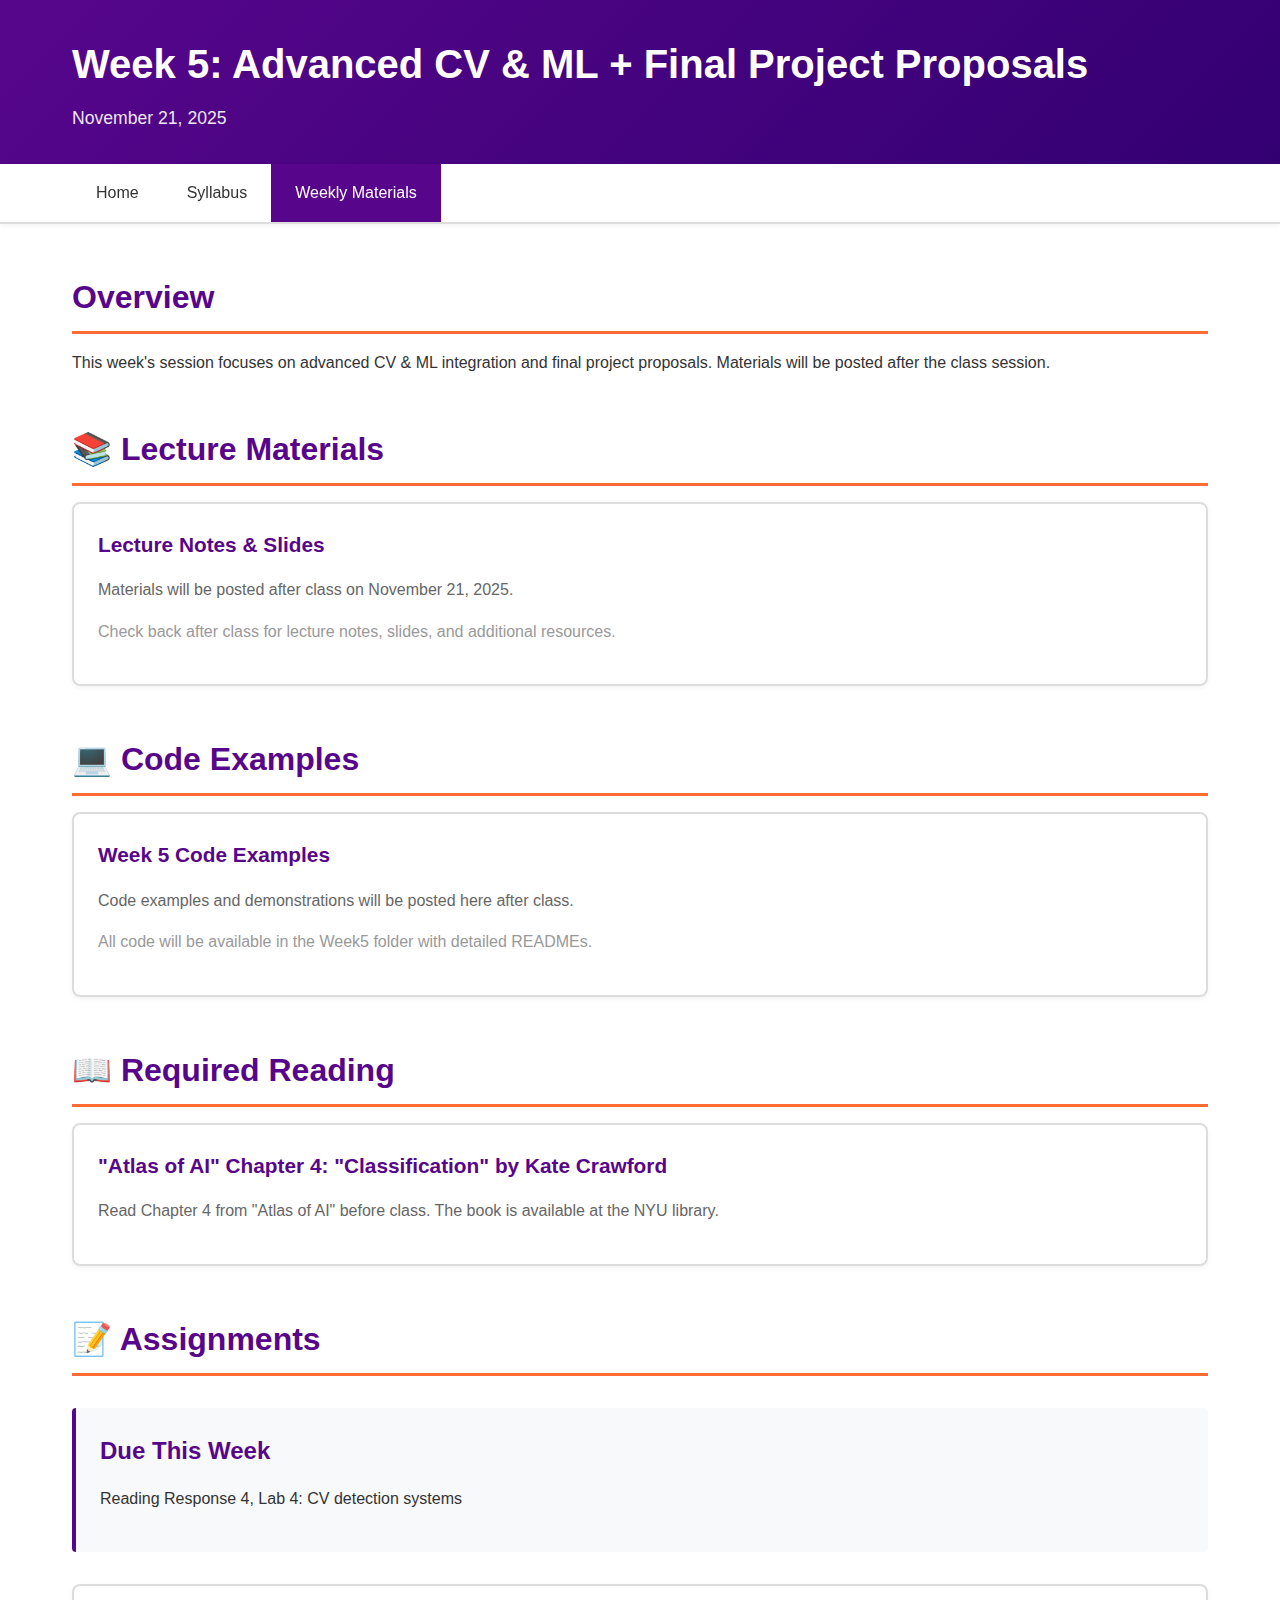
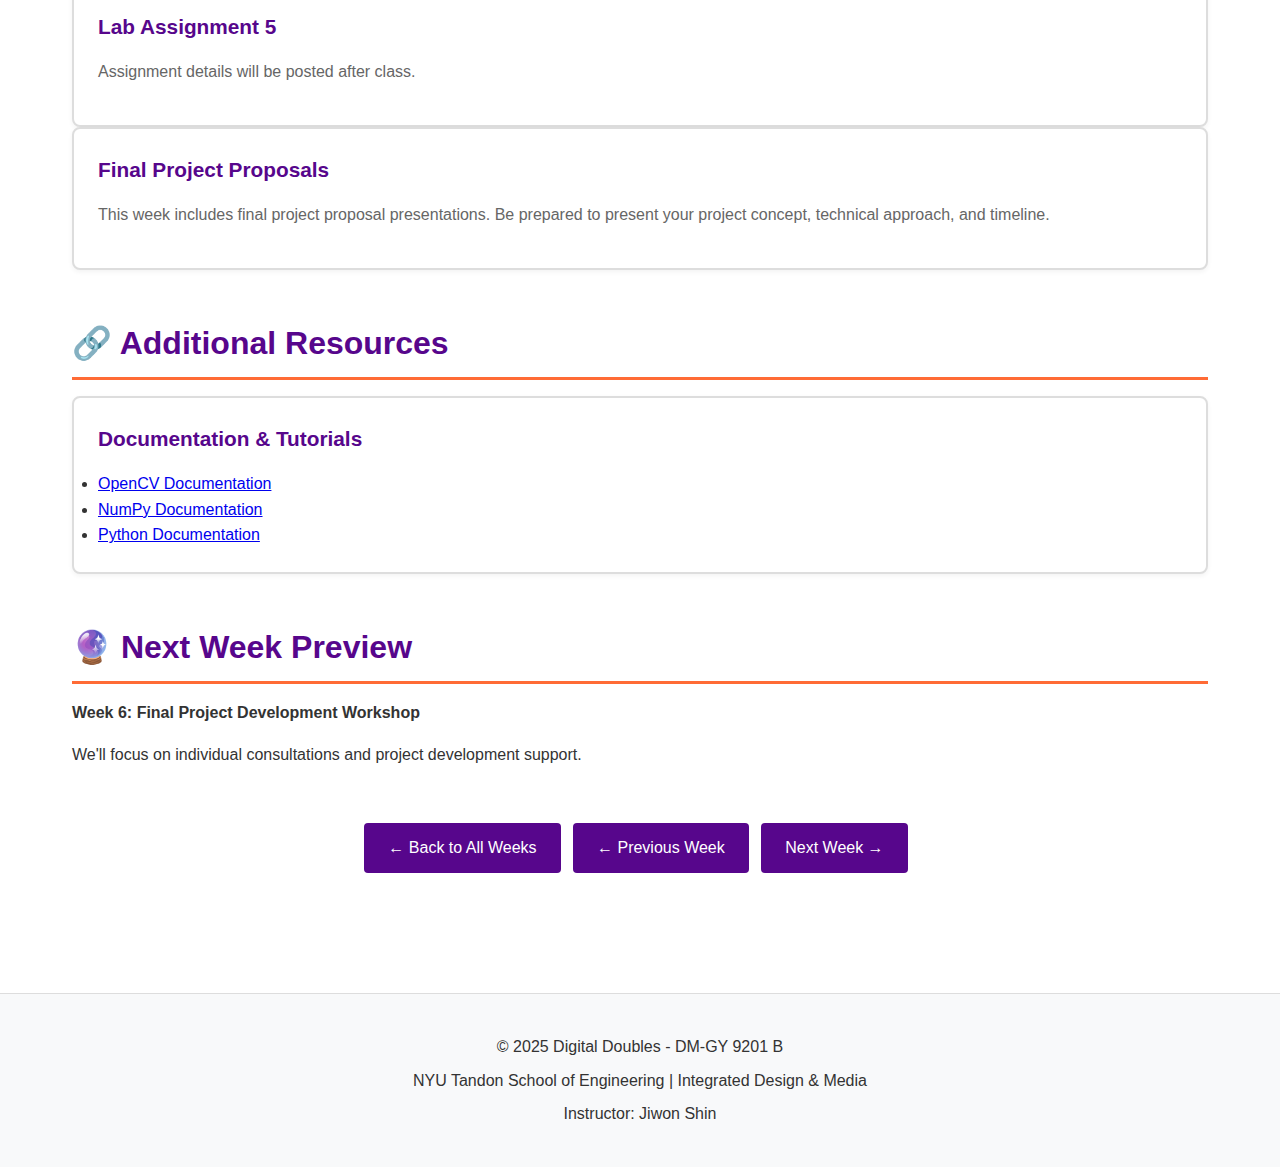
<file: week5.html>
<!DOCTYPE html>
<html lang="en">
<head>
    <meta charset="UTF-8">
    <meta name="viewport" content="width=device-width, initial-scale=1.0">
    <title>Week 5: Advanced CV & ML + Final Project Proposals - Digital Doubles</title>
    <link rel="stylesheet" href="css/style.css">
</head>
<body>
    <header>
        <div class="header-content">
            <h1>Week 5: Advanced CV & ML + Final Project Proposals</h1>
            <p class="subtitle">November 21, 2025</p>
        </div>
    </header>

    <nav>
        <ul>
            <li><a href="index.html">Home</a></li>
            <li><a href="syllabus.html">Syllabus</a></li>
            <li><a href="weeks.html" class="active">Weekly Materials</a></li>
        </ul>
    </nav>

    <div class="container">
        <section class="content-section">
            <h2>Overview</h2>
            <p>
                This week's session focuses on advanced CV & ML integration and final project proposals. Materials will be posted after the class session.
            </p>
        </section>

        <section class="content-section">
            <h2>📚 Lecture Materials</h2>
            <div class="week-card">
                <h3>Lecture Notes & Slides</h3>
                <p>Materials will be posted after class on November 21, 2025.</p>
                <p style="color: #999; margin-top: 1rem;">Check back after class for lecture notes, slides, and additional resources.</p>
            </div>
        </section>

        <section class="content-section">
            <h2>💻 Code Examples</h2>
            <div class="week-card">
                <h3>Week 5 Code Examples</h3>
                <p>Code examples and demonstrations will be posted here after class.</p>
                <p style="color: #999; margin-top: 1rem;">All code will be available in the Week5 folder with detailed READMEs.</p>
            </div>
        </section>

        <section class="content-section">
            <h2>📖 Required Reading</h2>
            <div class="week-card">
                <h3>"Atlas of AI" Chapter 4: "Classification" by Kate Crawford</h3>
                <p>Read Chapter 4 from "Atlas of AI" before class. The book is available at the NYU library.</p>
            </div>
        </section>

        <section class="content-section">
            <h2>📝 Assignments</h2>
            <div class="info-box">
                <h3>Due This Week</h3>
                <p>Reading Response 4, Lab 4: CV detection systems</p>
            </div>
            
            <div class="week-card">
                <h3>Lab Assignment 5</h3>
                <p>Assignment details will be posted after class.</p>
            </div>
            
            <div class="week-card">
                <h3>Final Project Proposals</h3>
                <p>This week includes final project proposal presentations. Be prepared to present your project concept, technical approach, and timeline.</p>
            </div>
        </section>

        <section class="content-section">
            <h2>🔗 Additional Resources</h2>
            <div class="week-card">
                <h3>Documentation & Tutorials</h3>
                <ul>
                    <li><a href="https://docs.opencv.org/" target="_blank">OpenCV Documentation</a></li>
                    <li><a href="https://numpy.org/doc/stable/" target="_blank">NumPy Documentation</a></li>
                    <li><a href="https://docs.python.org/3/" target="_blank">Python Documentation</a></li>
                </ul>
            </div>
        </section>

        <section class="content-section">
            <h2>🔮 Next Week Preview</h2>
            <p><strong>Week 6: Final Project Development Workshop</strong></p>
            <p>We'll focus on individual consultations and project development support.</p>
        </section>

        <div class="text-center mt-2">
            <a href="weeks.html" class="btn">← Back to All Weeks</a>
            <a href="week4.html" class="btn">← Previous Week</a>
            <a href="week6.html" class="btn">Next Week →</a>
        </div>
    </div>

    <footer>
        <p>&copy; 2025 Digital Doubles - DM-GY 9201 B</p>
        <p>NYU Tandon School of Engineering | Integrated Design & Media</p>
        <p>Instructor: Jiwon Shin</p>
    </footer>
</body>
</html>
</file>
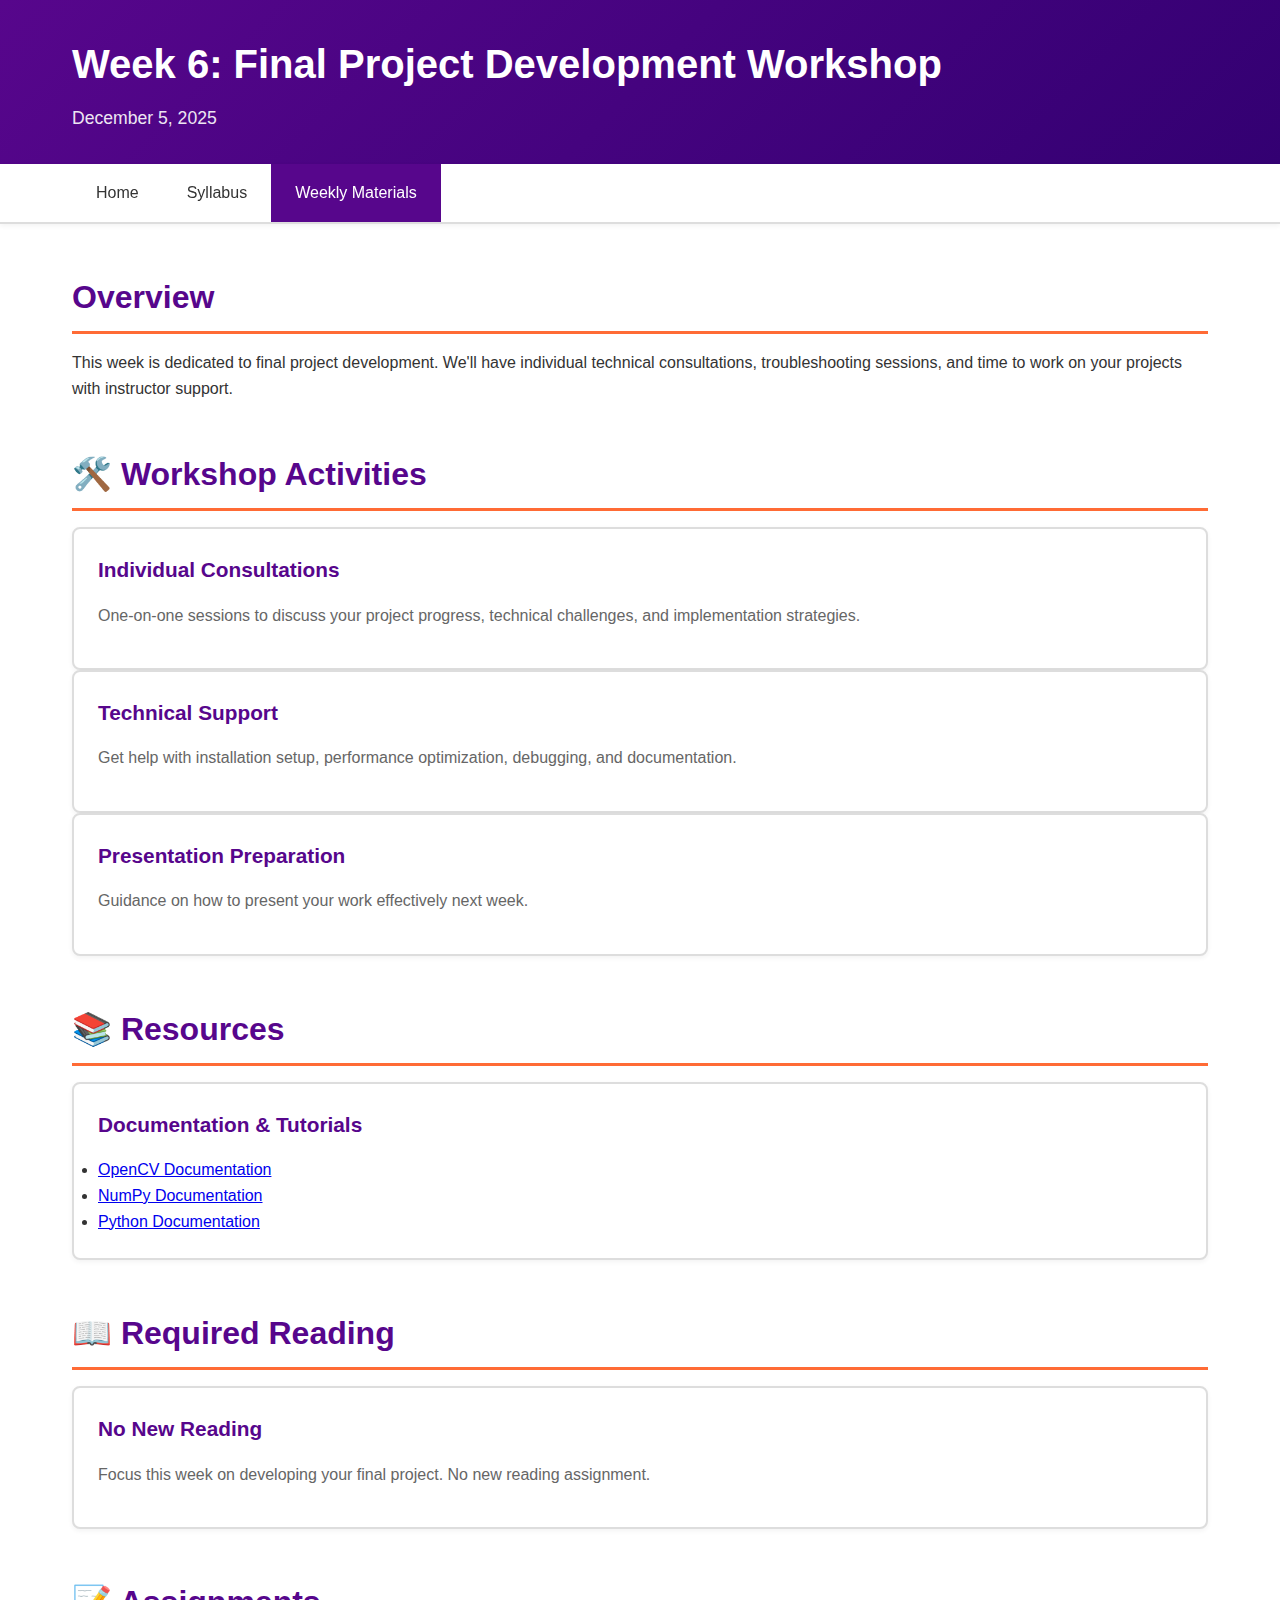
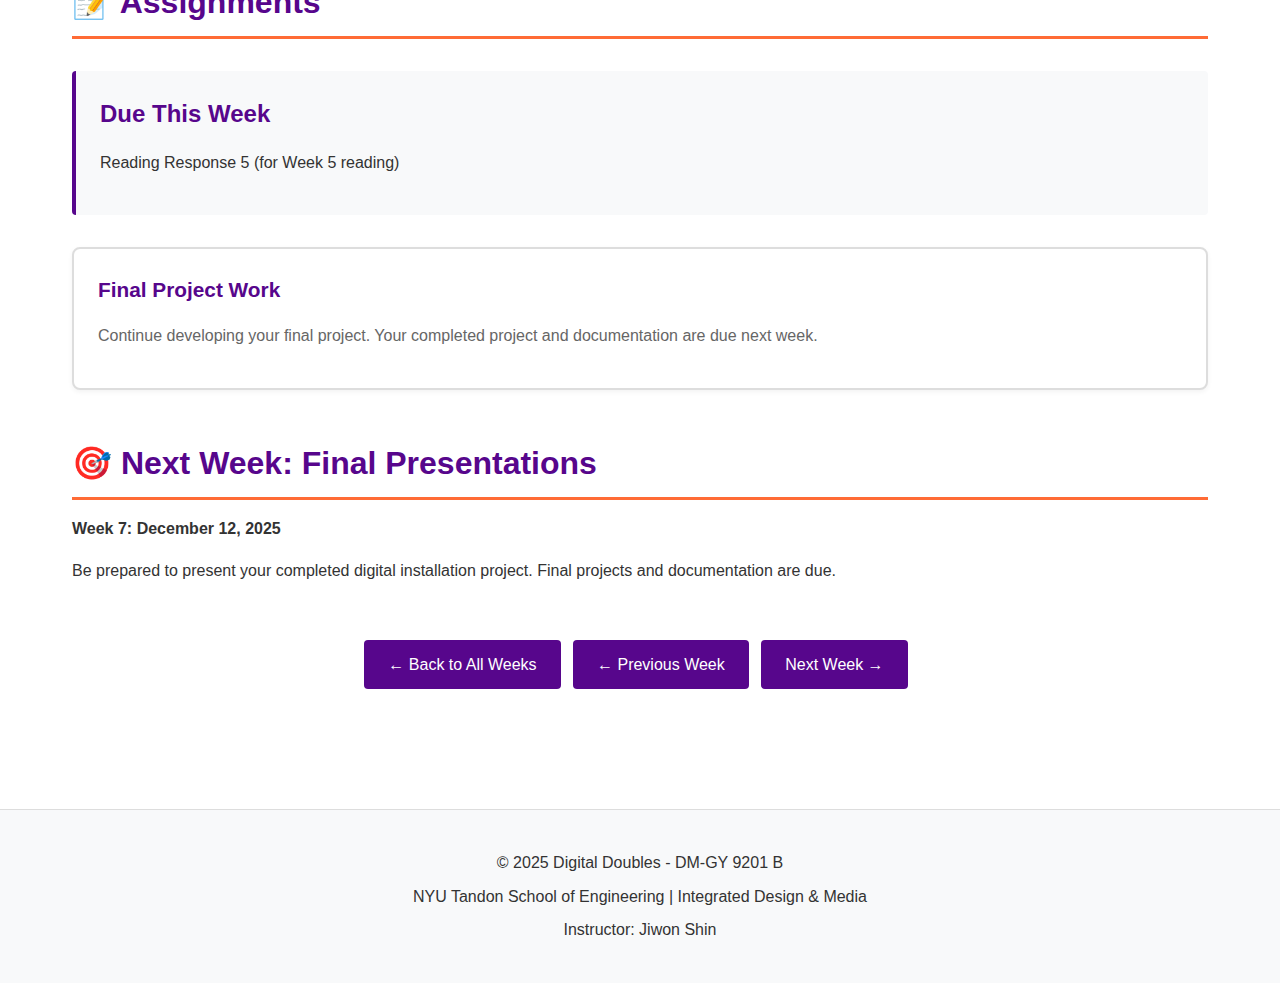
<file: week6.html>
<!DOCTYPE html>
<html lang="en">
<head>
    <meta charset="UTF-8">
    <meta name="viewport" content="width=device-width, initial-scale=1.0">
    <title>Week 6: Final Project Development Workshop - Digital Doubles</title>
    <link rel="stylesheet" href="css/style.css">
</head>
<body>
    <header>
        <div class="header-content">
            <h1>Week 6: Final Project Development Workshop</h1>
            <p class="subtitle">December 5, 2025</p>
        </div>
    </header>

    <nav>
        <ul>
            <li><a href="index.html">Home</a></li>
            <li><a href="syllabus.html">Syllabus</a></li>
            <li><a href="weeks.html" class="active">Weekly Materials</a></li>
        </ul>
    </nav>

    <div class="container">
        <section class="content-section">
            <h2>Overview</h2>
            <p>
                This week is dedicated to final project development. We'll have individual technical consultations, 
                troubleshooting sessions, and time to work on your projects with instructor support.
            </p>
        </section>

        <section class="content-section">
            <h2>🛠️ Workshop Activities</h2>
            <div class="week-card">
                <h3>Individual Consultations</h3>
                <p>One-on-one sessions to discuss your project progress, technical challenges, and implementation strategies.</p>
            </div>
            
            <div class="week-card">
                <h3>Technical Support</h3>
                <p>Get help with installation setup, performance optimization, debugging, and documentation.</p>
            </div>
            
            <div class="week-card">
                <h3>Presentation Preparation</h3>
                <p>Guidance on how to present your work effectively next week.</p>
            </div>
        </section>

        <section class="content-section">
            <h2>📚 Resources</h2>
            <div class="week-card">
                <h3>Documentation & Tutorials</h3>
                <ul>
                    <li><a href="https://docs.opencv.org/" target="_blank">OpenCV Documentation</a></li>
                    <li><a href="https://numpy.org/doc/stable/" target="_blank">NumPy Documentation</a></li>
                    <li><a href="https://docs.python.org/3/" target="_blank">Python Documentation</a></li>
                </ul>
            </div>
        </section>

        <section class="content-section">
            <h2>📖 Required Reading</h2>
            <div class="week-card">
                <h3>No New Reading</h3>
                <p>Focus this week on developing your final project. No new reading assignment.</p>
            </div>
        </section>

        <section class="content-section">
            <h2>📝 Assignments</h2>
            <div class="info-box">
                <h3>Due This Week</h3>
                <p>Reading Response 5 (for Week 5 reading)</p>
            </div>
            
            <div class="week-card">
                <h3>Final Project Work</h3>
                <p>Continue developing your final project. Your completed project and documentation are due next week.</p>
            </div>
        </section>

        <section class="content-section">
            <h2>🎯 Next Week: Final Presentations</h2>
            <p><strong>Week 7: December 12, 2025</strong></p>
            <p>Be prepared to present your completed digital installation project. Final projects and documentation are due.</p>
        </section>

        <div class="text-center mt-2">
            <a href="weeks.html" class="btn">← Back to All Weeks</a>
            <a href="week5.html" class="btn">← Previous Week</a>
            <a href="week7.html" class="btn">Next Week →</a>
        </div>
    </div>

    <footer>
        <p>&copy; 2025 Digital Doubles - DM-GY 9201 B</p>
        <p>NYU Tandon School of Engineering | Integrated Design & Media</p>
        <p>Instructor: Jiwon Shin</p>
    </footer>
</body>
</html>
</file>
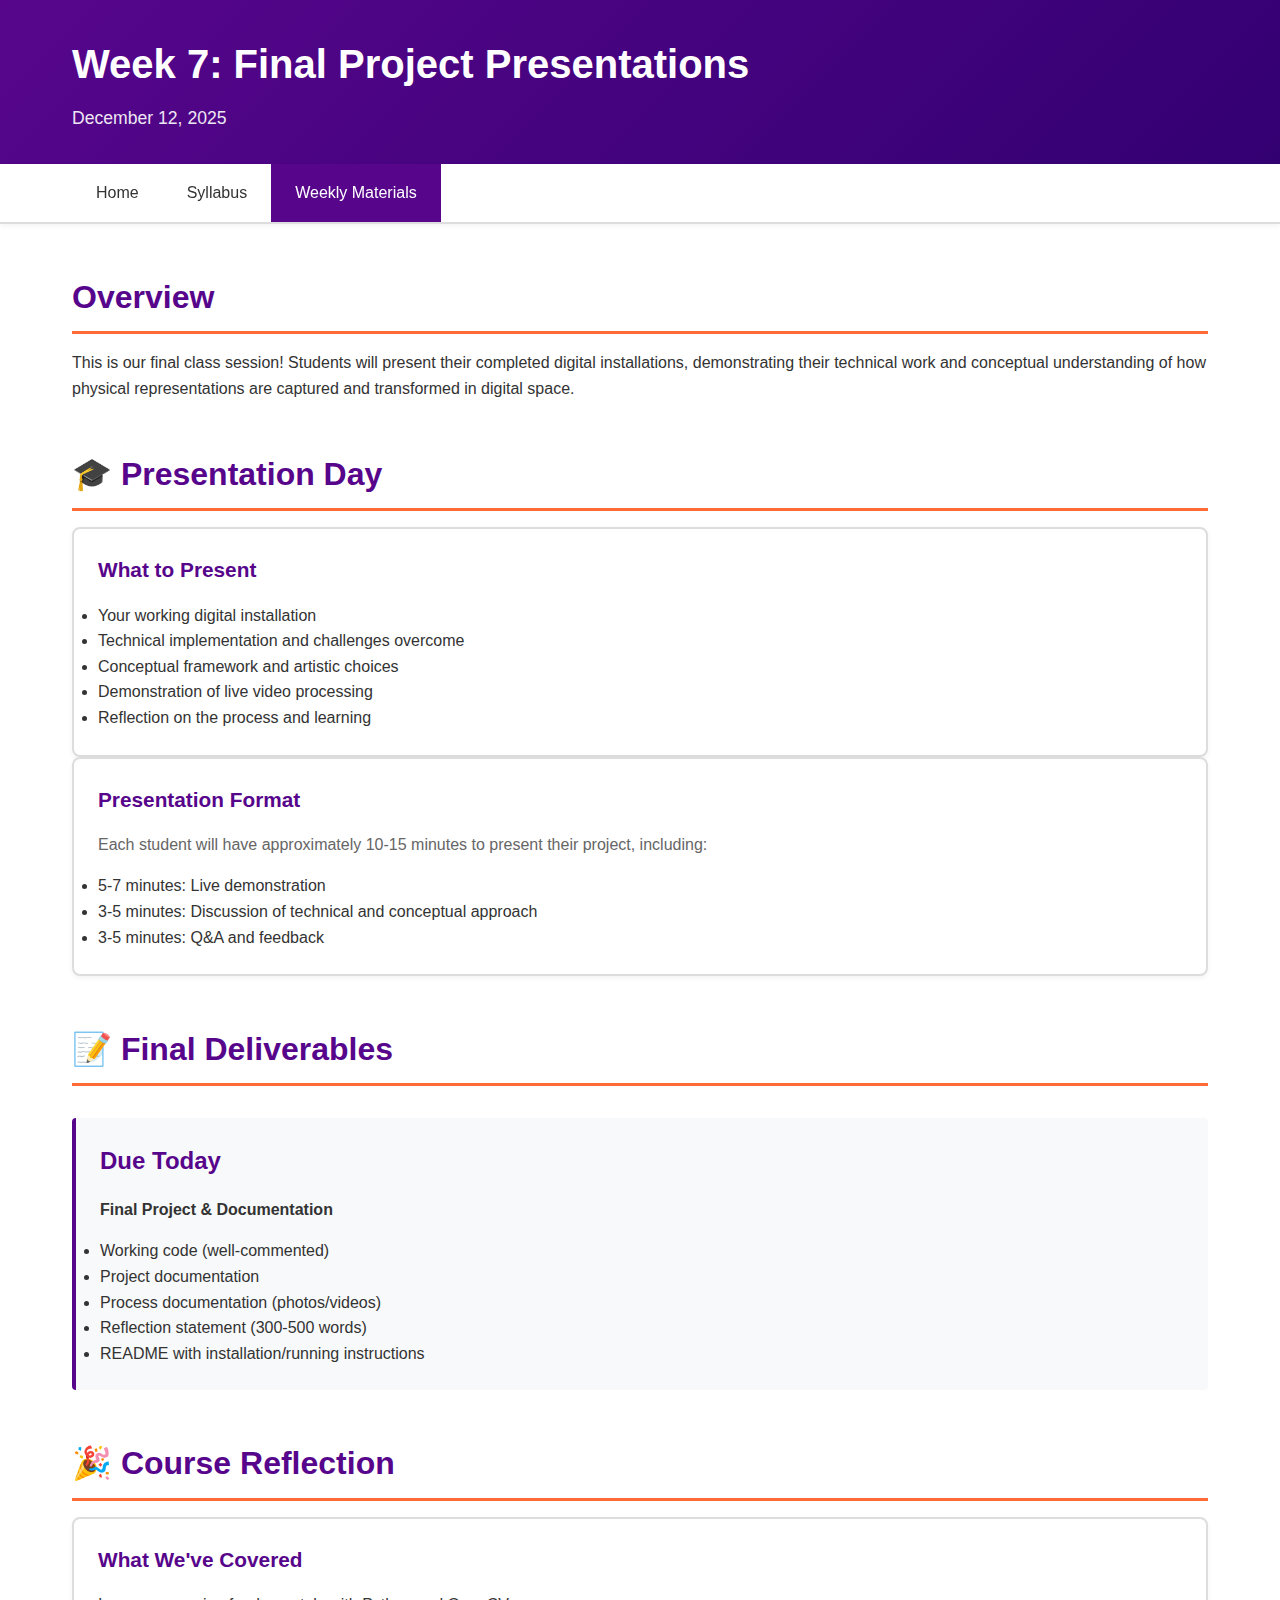
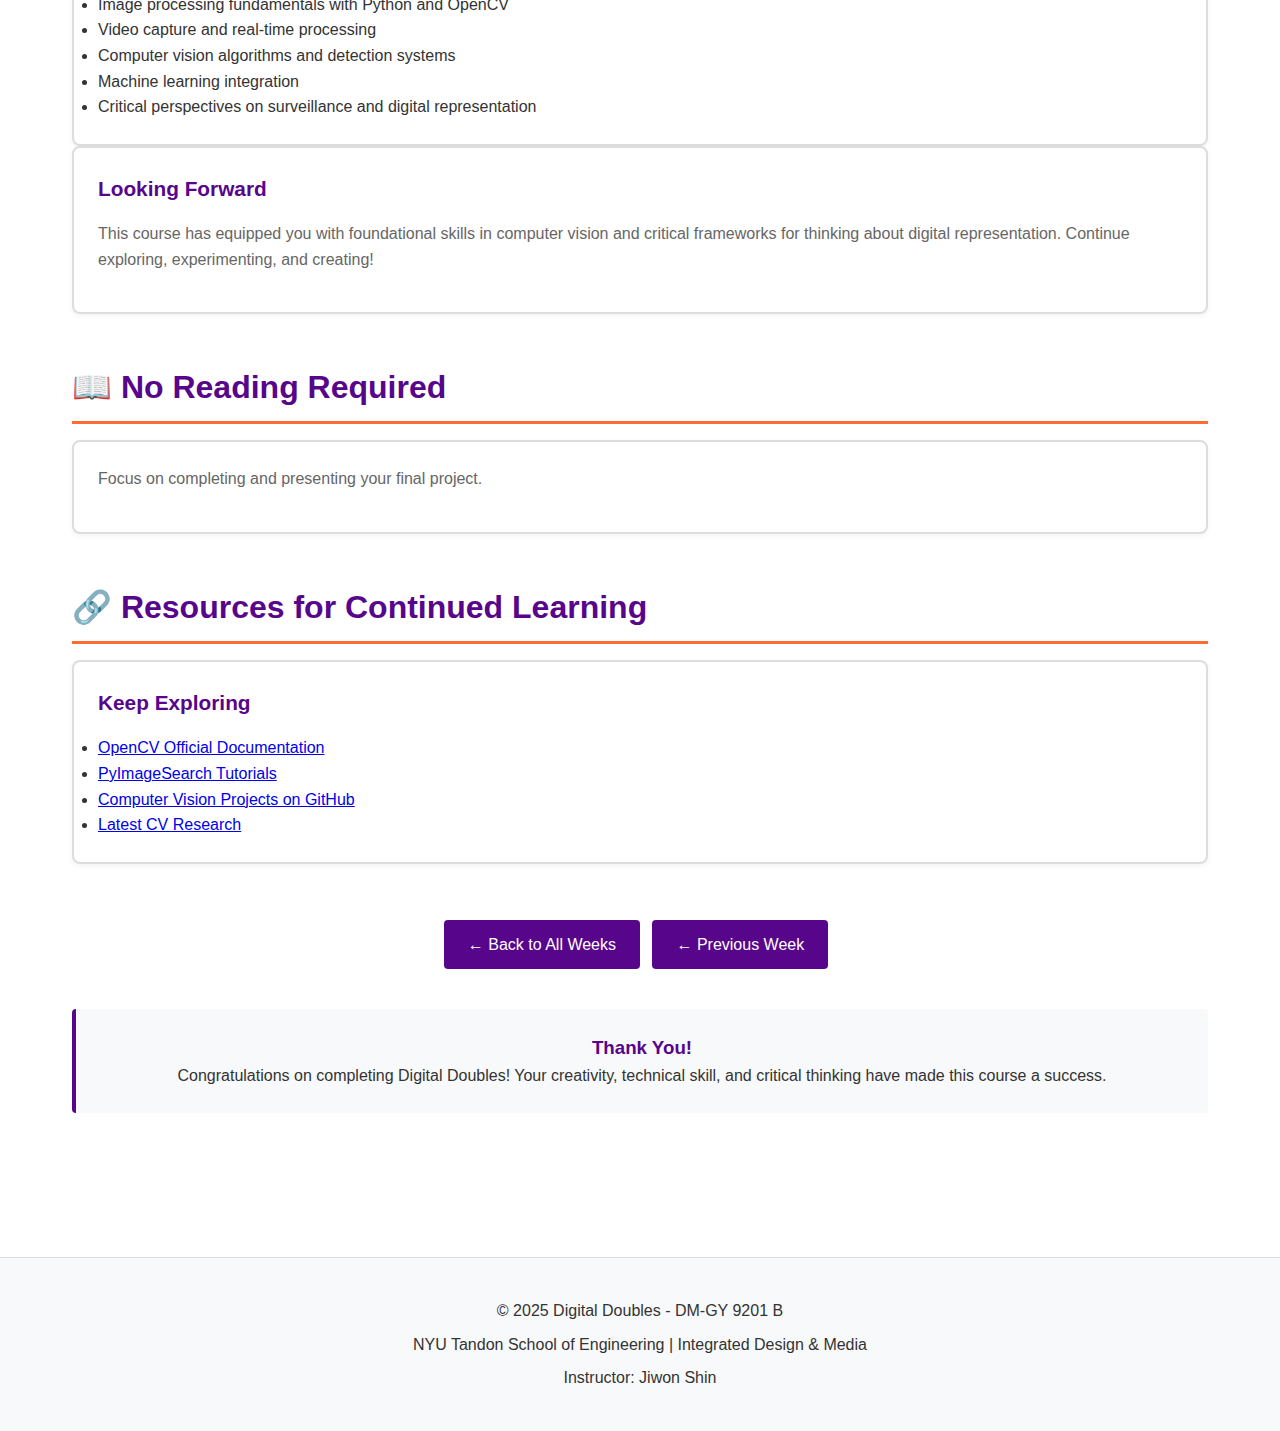
<file: week7.html>
<!DOCTYPE html>
<html lang="en">
<head>
    <meta charset="UTF-8">
    <meta name="viewport" content="width=device-width, initial-scale=1.0">
    <title>Week 7: Final Project Presentations - Digital Doubles</title>
    <link rel="stylesheet" href="css/style.css">
</head>
<body>
    <header>
        <div class="header-content">
            <h1>Week 7: Final Project Presentations</h1>
            <p class="subtitle">December 12, 2025</p>
        </div>
    </header>

    <nav>
        <ul>
            <li><a href="index.html">Home</a></li>
            <li><a href="syllabus.html">Syllabus</a></li>
            <li><a href="weeks.html" class="active">Weekly Materials</a></li>
        </ul>
    </nav>

    <div class="container">
        <section class="content-section">
            <h2>Overview</h2>
            <p>
                This is our final class session! Students will present their completed digital installations, 
                demonstrating their technical work and conceptual understanding of how physical representations 
                are captured and transformed in digital space.
            </p>
        </section>

        <section class="content-section">
            <h2>🎓 Presentation Day</h2>
            <div class="week-card">
                <h3>What to Present</h3>
                <ul>
                    <li>Your working digital installation</li>
                    <li>Technical implementation and challenges overcome</li>
                    <li>Conceptual framework and artistic choices</li>
                    <li>Demonstration of live video processing</li>
                    <li>Reflection on the process and learning</li>
                </ul>
            </div>
            
            <div class="week-card">
                <h3>Presentation Format</h3>
                <p>Each student will have approximately 10-15 minutes to present their project, including:</p>
                <ul>
                    <li>5-7 minutes: Live demonstration</li>
                    <li>3-5 minutes: Discussion of technical and conceptual approach</li>
                    <li>3-5 minutes: Q&A and feedback</li>
                </ul>
            </div>
        </section>

        <section class="content-section">
            <h2>📝 Final Deliverables</h2>
            <div class="info-box">
                <h3>Due Today</h3>
                <p><strong>Final Project & Documentation</strong></p>
                <ul style="margin-top: 1rem;">
                    <li>Working code (well-commented)</li>
                    <li>Project documentation</li>
                    <li>Process documentation (photos/videos)</li>
                    <li>Reflection statement (300-500 words)</li>
                    <li>README with installation/running instructions</li>
                </ul>
            </div>
        </section>

        <section class="content-section">
            <h2>🎉 Course Reflection</h2>
            <div class="week-card">
                <h3>What We've Covered</h3>
                <ul>
                    <li>Image processing fundamentals with Python and OpenCV</li>
                    <li>Video capture and real-time processing</li>
                    <li>Computer vision algorithms and detection systems</li>
                    <li>Machine learning integration</li>
                    <li>Critical perspectives on surveillance and digital representation</li>
                </ul>
            </div>
            
            <div class="week-card">
                <h3>Looking Forward</h3>
                <p>This course has equipped you with foundational skills in computer vision and critical frameworks 
                for thinking about digital representation. Continue exploring, experimenting, and creating!</p>
            </div>
        </section>

        <section class="content-section">
            <h2>📖 No Reading Required</h2>
            <div class="week-card">
                <p>Focus on completing and presenting your final project.</p>
            </div>
        </section>

        <section class="content-section">
            <h2>🔗 Resources for Continued Learning</h2>
            <div class="week-card">
                <h3>Keep Exploring</h3>
                <ul>
                    <li><a href="https://opencv.org/" target="_blank">OpenCV Official Documentation</a></li>
                    <li><a href="https://www.pyimagesearch.com/" target="_blank">PyImageSearch Tutorials</a></li>
                    <li><a href="https://github.com/topics/computer-vision" target="_blank">Computer Vision Projects on GitHub</a></li>
                    <li><a href="https://paperswithcode.com/area/computer-vision" target="_blank">Latest CV Research</a></li>
                </ul>
            </div>
        </section>

        <div class="text-center mt-2">
            <a href="weeks.html" class="btn">← Back to All Weeks</a>
            <a href="week6.html" class="btn">← Previous Week</a>
        </div>

        <div class="info-box" style="margin-top: 2rem; text-align: center;">
            <h3>Thank You!</h3>
            <p>Congratulations on completing Digital Doubles! Your creativity, technical skill, and critical thinking have made this course a success.</p>
        </div>
    </div>

    <footer>
        <p>&copy; 2025 Digital Doubles - DM-GY 9201 B</p>
        <p>NYU Tandon School of Engineering | Integrated Design & Media</p>
        <p>Instructor: Jiwon Shin</p>
    </footer>
</body>
</html>
</file>
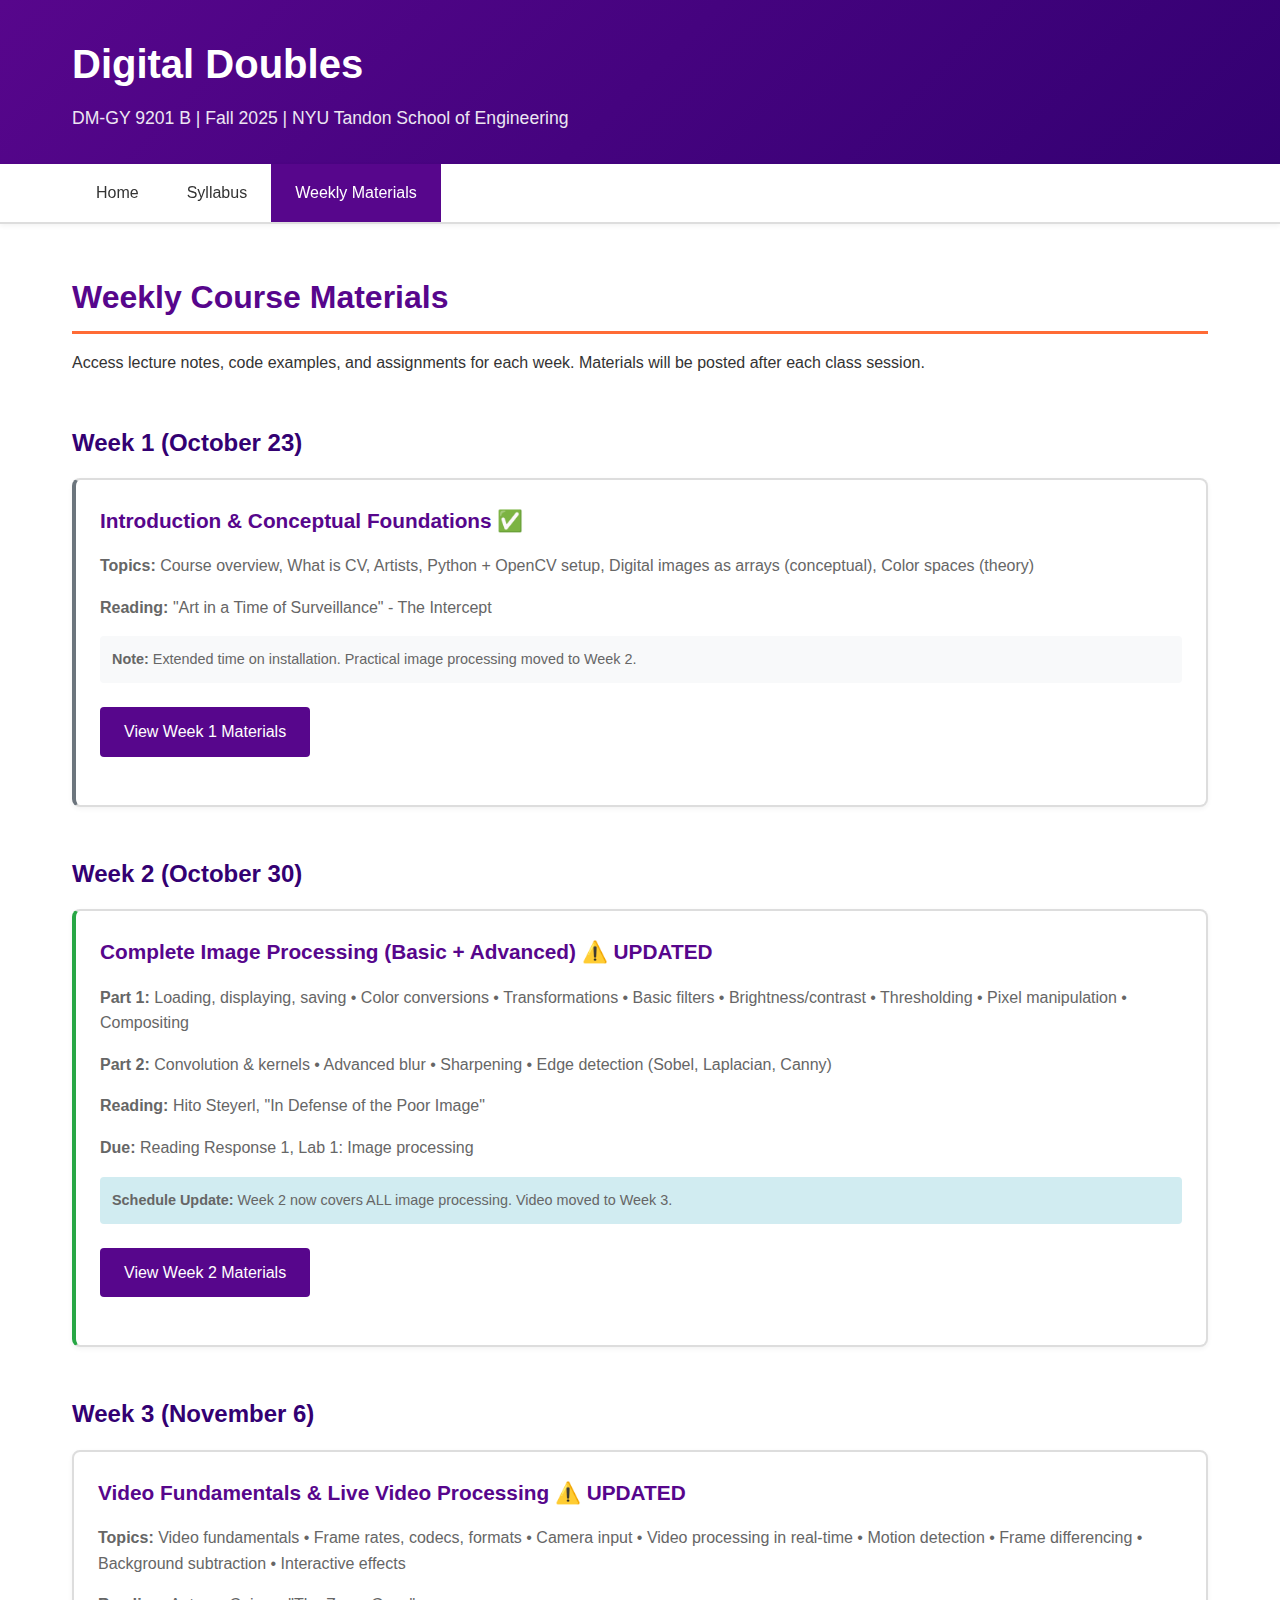
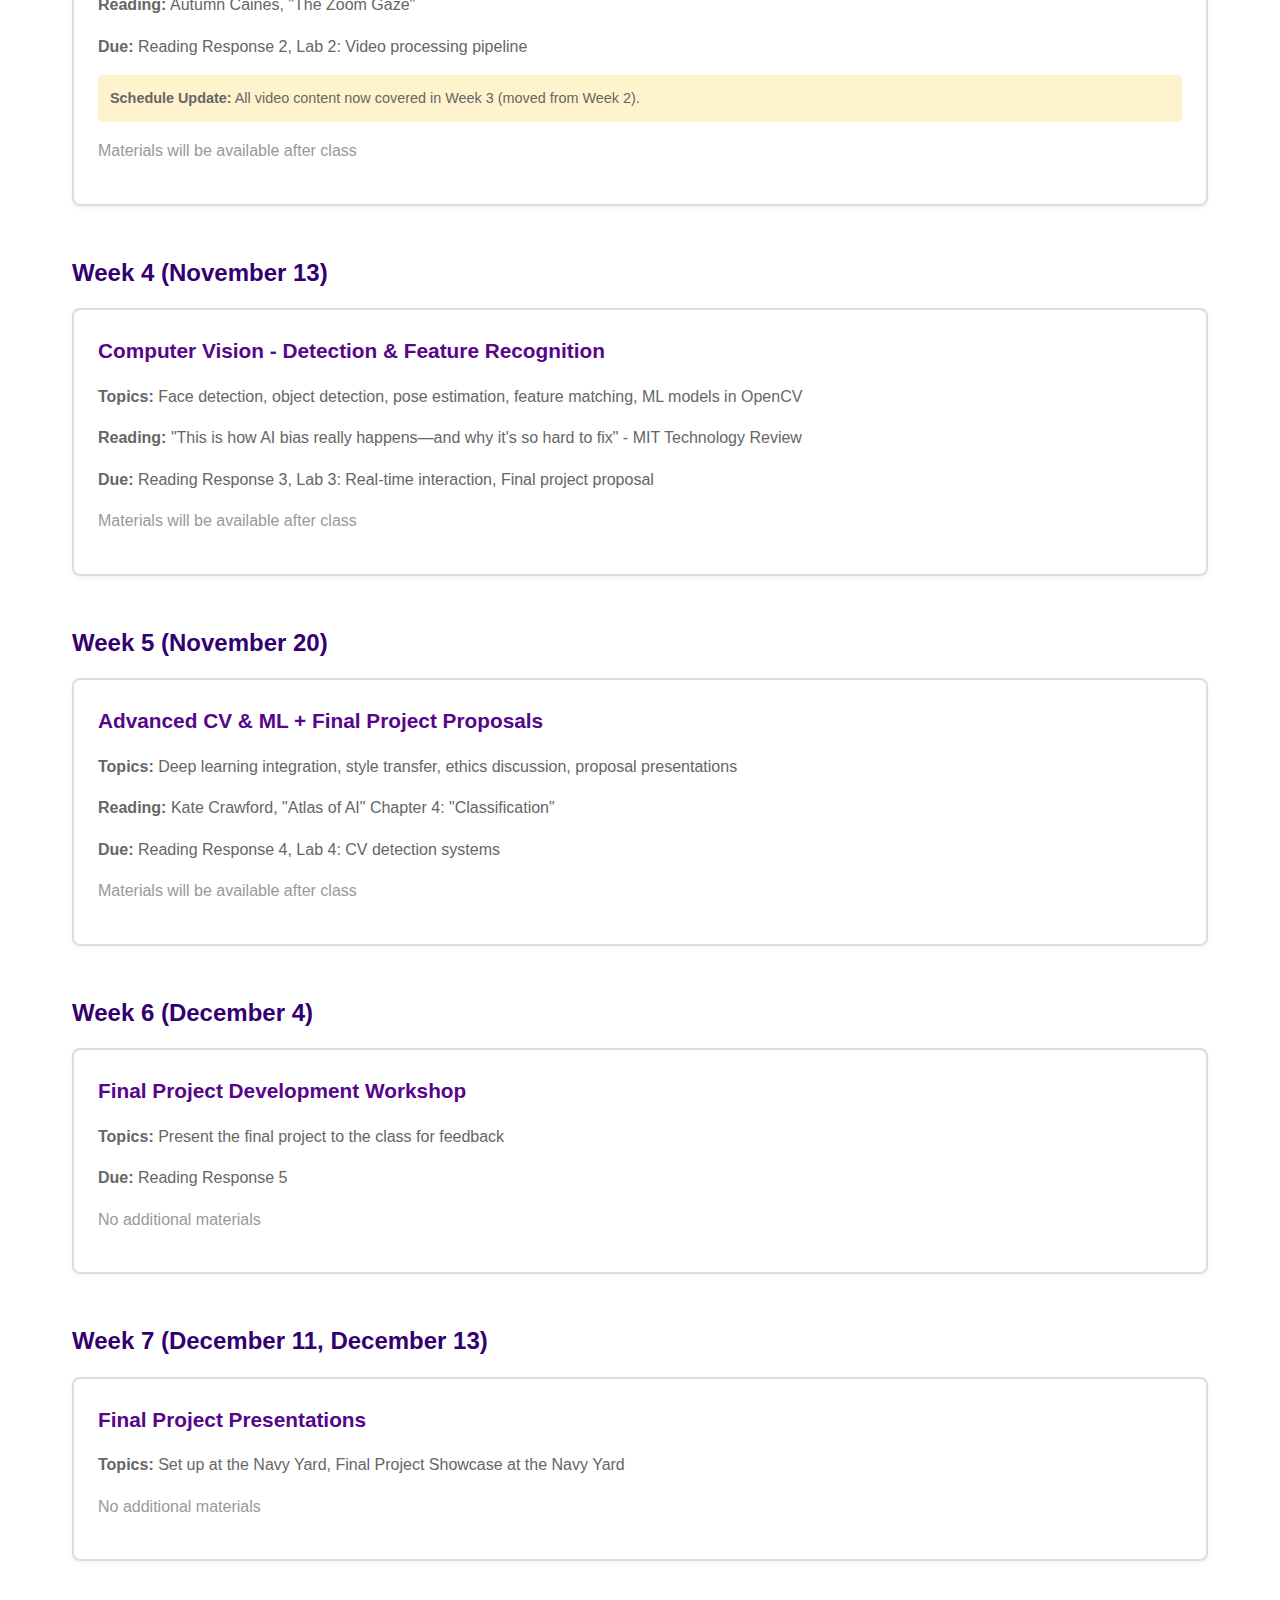
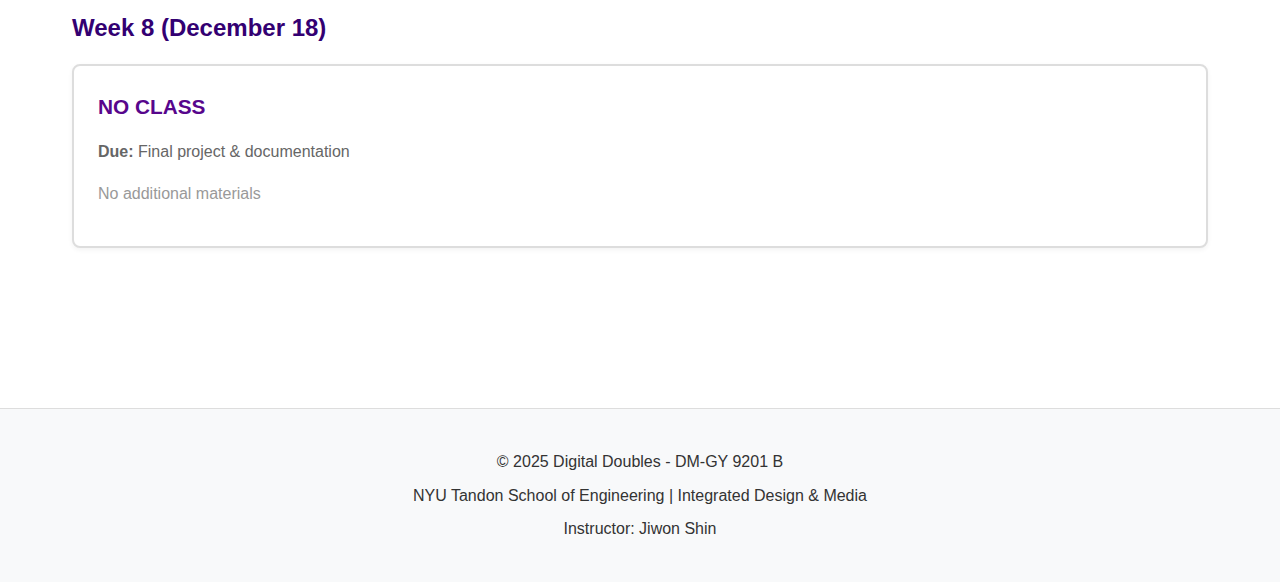
<file: weeks.html>
<!DOCTYPE html>
<html lang="en">
<head>
    <meta charset="UTF-8">
    <meta name="viewport" content="width=device-width, initial-scale=1.0">
    <title>Weekly Materials - Digital Doubles</title>
    <link rel="stylesheet" href="css/style.css">
</head>
<body>
    <header>
        <div class="header-content">
            <h1>Digital Doubles</h1>
            <p class="subtitle">DM-GY 9201 B | Fall 2025 | NYU Tandon School of Engineering</p>
        </div>
    </header>

    <nav>
        <ul>
            <li><a href="index.html">Home</a></li>
            <li><a href="syllabus.html">Syllabus</a></li>
            <li><a href="weeks.html" class="active">Weekly Materials</a></li>
        </ul>
    </nav>

    <div class="container">
        <section class="content-section">
            <h2>Weekly Course Materials</h2>
            <p>
                Access lecture notes, code examples, and assignments for each week. Materials will be 
                posted after each class session.
            </p>
        </section>

        <section class="content-section">
            <h3>Week 1 (October 23)</h3>
            <div class="week-card" style="border-left: 4px solid #6c757d;">
                <h3>Introduction & Conceptual Foundations ✅</h3>
                <p><strong>Topics:</strong> Course overview, What is CV, Artists, Python + OpenCV setup, Digital images as arrays (conceptual), Color spaces (theory)</p>
                <p><strong>Reading:</strong> "Art in a Time of Surveillance" - The Intercept</p>
                <p style="background-color: #f8f9fa; padding: 0.75rem; border-radius: 4px; margin-top: 0.5rem; font-size: 0.9rem;">
                    <strong>Note:</strong> Extended time on installation. Practical image processing moved to Week 2.
                </p>
                <p>
                    <a href="week1.html" class="btn">View Week 1 Materials</a>
                </p>
            </div>
        </section>

        <section class="content-section">
            <h3>Week 2 (October 30)</h3>
            <div class="week-card" style="border-left: 4px solid #28a745;">
                <h3>Complete Image Processing (Basic + Advanced) ⚠️ UPDATED</h3>
                <p><strong>Part 1:</strong> Loading, displaying, saving • Color conversions • Transformations • Basic filters • Brightness/contrast • Thresholding • Pixel manipulation • Compositing</p>
                <p><strong>Part 2:</strong> Convolution & kernels • Advanced blur • Sharpening • Edge detection (Sobel, Laplacian, Canny)</p>
                <p><strong>Reading:</strong> Hito Steyerl, "In Defense of the Poor Image"</p>
                <p><strong>Due:</strong> Reading Response 1, Lab 1: Image processing</p>
                <p style="background-color: #d1ecf1; padding: 0.75rem; border-radius: 4px; margin-top: 0.5rem; font-size: 0.9rem;">
                    <strong>Schedule Update:</strong> Week 2 now covers ALL image processing. Video moved to Week 3.
                </p>
                <p>
                    <a href="week2.html" class="btn">View Week 2 Materials</a>
                </p>
            </div>
        </section>

        <section class="content-section">
            <h3>Week 3 (November 6)</h3>
            <div class="week-card">
                <h3>Video Fundamentals & Live Video Processing ⚠️ UPDATED</h3>
                <p><strong>Topics:</strong> Video fundamentals • Frame rates, codecs, formats • Camera input • Video processing in real-time • Motion detection • Frame differencing • Background subtraction • Interactive effects</p>
                <p><strong>Reading:</strong> Autumn Caines, "The Zoom Gaze"</p>
                <p><strong>Due:</strong> Reading Response 2, Lab 2: Video processing pipeline</p>
                <p style="background-color: #fff3cd; padding: 0.75rem; border-radius: 4px; margin-top: 0.5rem; font-size: 0.9rem;">
                    <strong>Schedule Update:</strong> All video content now covered in Week 3 (moved from Week 2).
                </p>
                <p>
                    <span style="color: #999;">Materials will be available after class</span>
                </p>
            </div>
        </section>

        <section class="content-section">
            <h3>Week 4 (November 13)</h3>
            <div class="week-card">
                <h3>Computer Vision - Detection & Feature Recognition</h3>
                <p><strong>Topics:</strong> Face detection, object detection, pose estimation, feature matching, ML models in OpenCV</p>
                <p><strong>Reading:</strong> "This is how AI bias really happens—and why it's so hard to fix" - MIT Technology Review</p>
                <p><strong>Due:</strong> Reading Response 3, Lab 3: Real-time interaction, Final project proposal</p>
                <p>
                    <span style="color: #999;">Materials will be available after class</span>
                </p>
            </div>
        </section>

        <section class="content-section">
            <h3>Week 5 (November 20)</h3>
            <div class="week-card">
                <h3>Advanced CV & ML + Final Project Proposals</h3>
                <p><strong>Topics:</strong> Deep learning integration, style transfer, ethics discussion, proposal presentations</p>
                <p><strong>Reading:</strong> Kate Crawford, "Atlas of AI" Chapter 4: "Classification"</p>
                <p><strong>Due:</strong> Reading Response 4, Lab 4: CV detection systems</p>
                <p>
                    <span style="color: #999;">Materials will be available after class</span>
                </p>
            </div>
        </section>

        <section class="content-section">
            <h3>Week 6 (December 4)</h3>
            <div class="week-card">
                <h3>Final Project Development Workshop</h3>
                <p><strong>Topics:</strong> Present the final project to the class for feedback</p>
                <p><strong>Due:</strong> Reading Response 5</p>
                <p>
                    <span style="color: #999;">No additional materials</span>
                </p>
            </div>
        </section>

        <section class="content-section">
            <h3>Week 7 (December 11, December 13)</h3>
            <div class="week-card">
                <h3>Final Project Presentations</h3>
                <p><strong>Topics:</strong> Set up at the Navy Yard, Final Project Showcase at the Navy Yard</p>
                <p>
                    <span style="color: #999;">No additional materials</span>
                </p>
            </div>
        </section>

        <section class="content-section">
            <h3>Week 8 (December 18)</h3>
            <div class="week-card">
                <h3>NO CLASS</h3>
                <p><strong>Due:</strong> Final project & documentation</p>
                <p>
                    <span style="color: #999;">No additional materials</span>
                </p>
            </div>
        </section>
    </div>

    <footer>
        <p>&copy; 2025 Digital Doubles - DM-GY 9201 B</p>
        <p>NYU Tandon School of Engineering | Integrated Design & Media</p>
        <p>Instructor: Jiwon Shin</p>
    </footer>
</body>
</html>
</file>
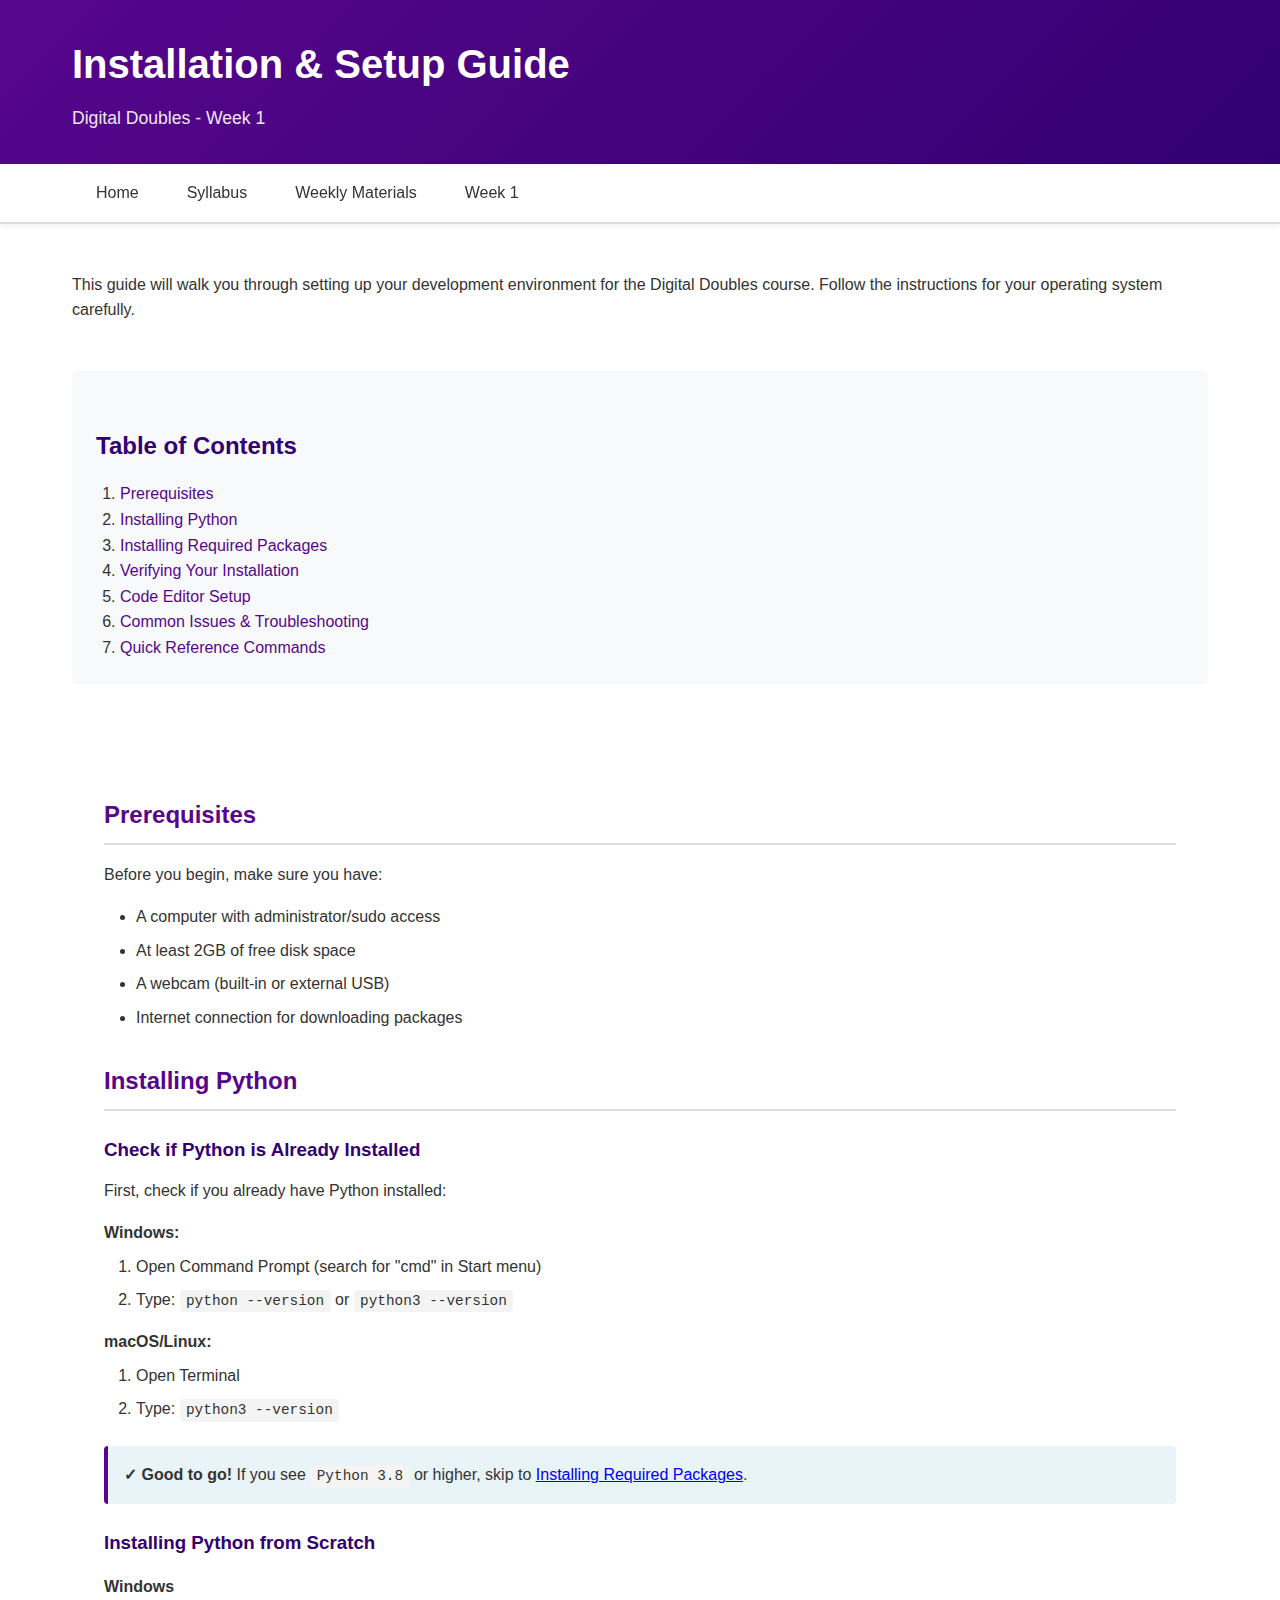
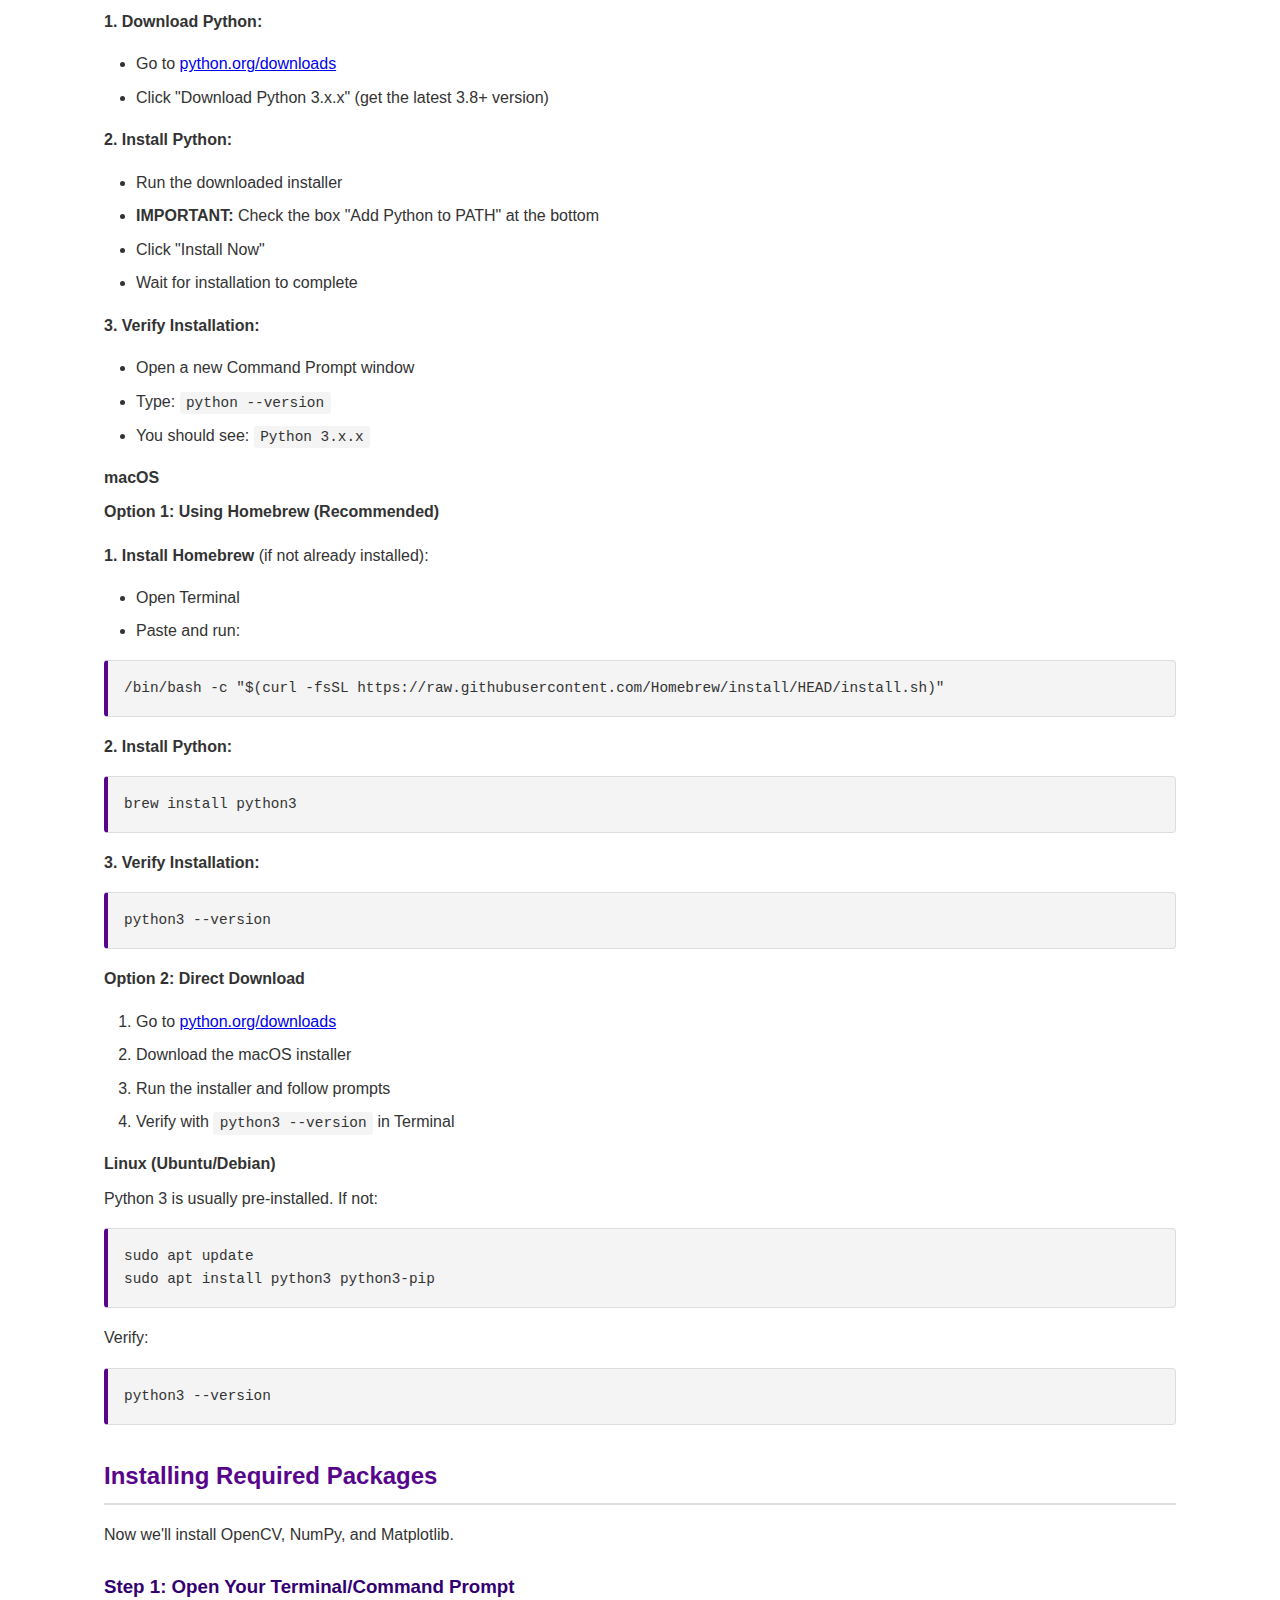
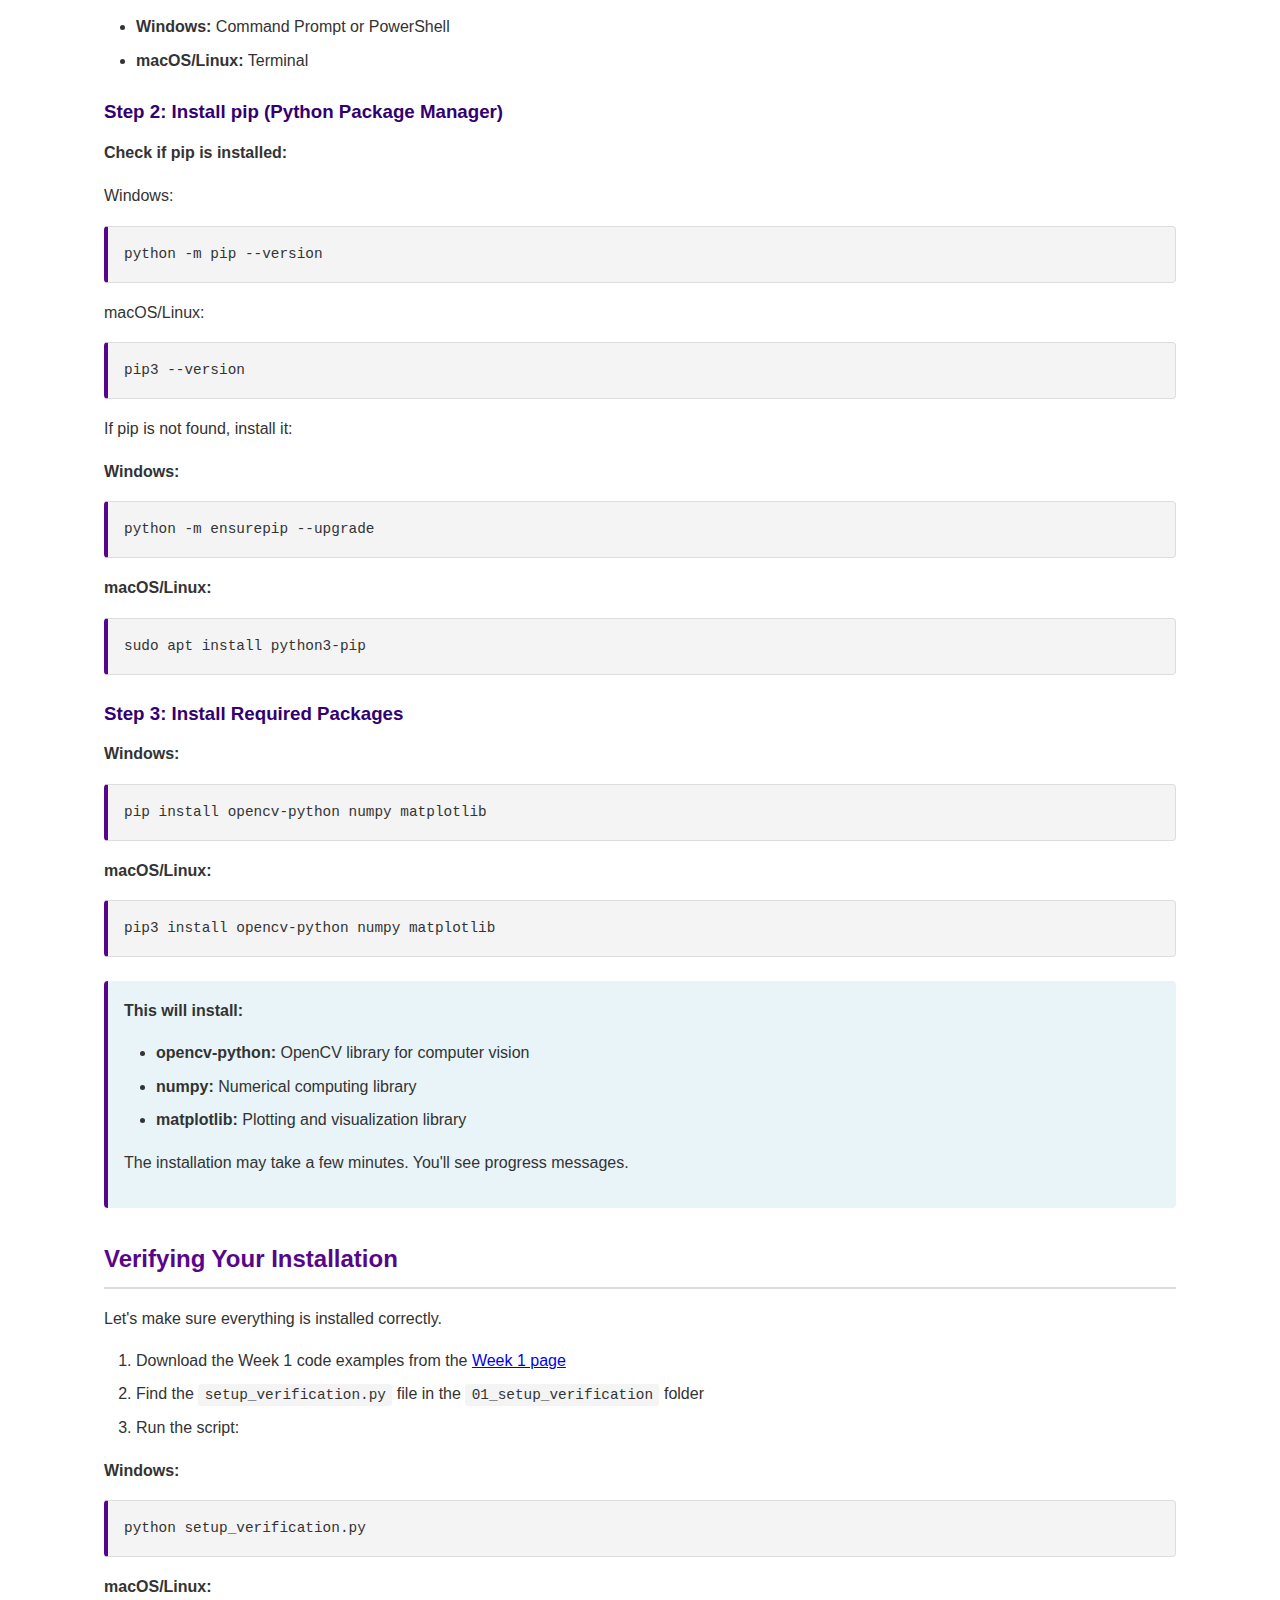
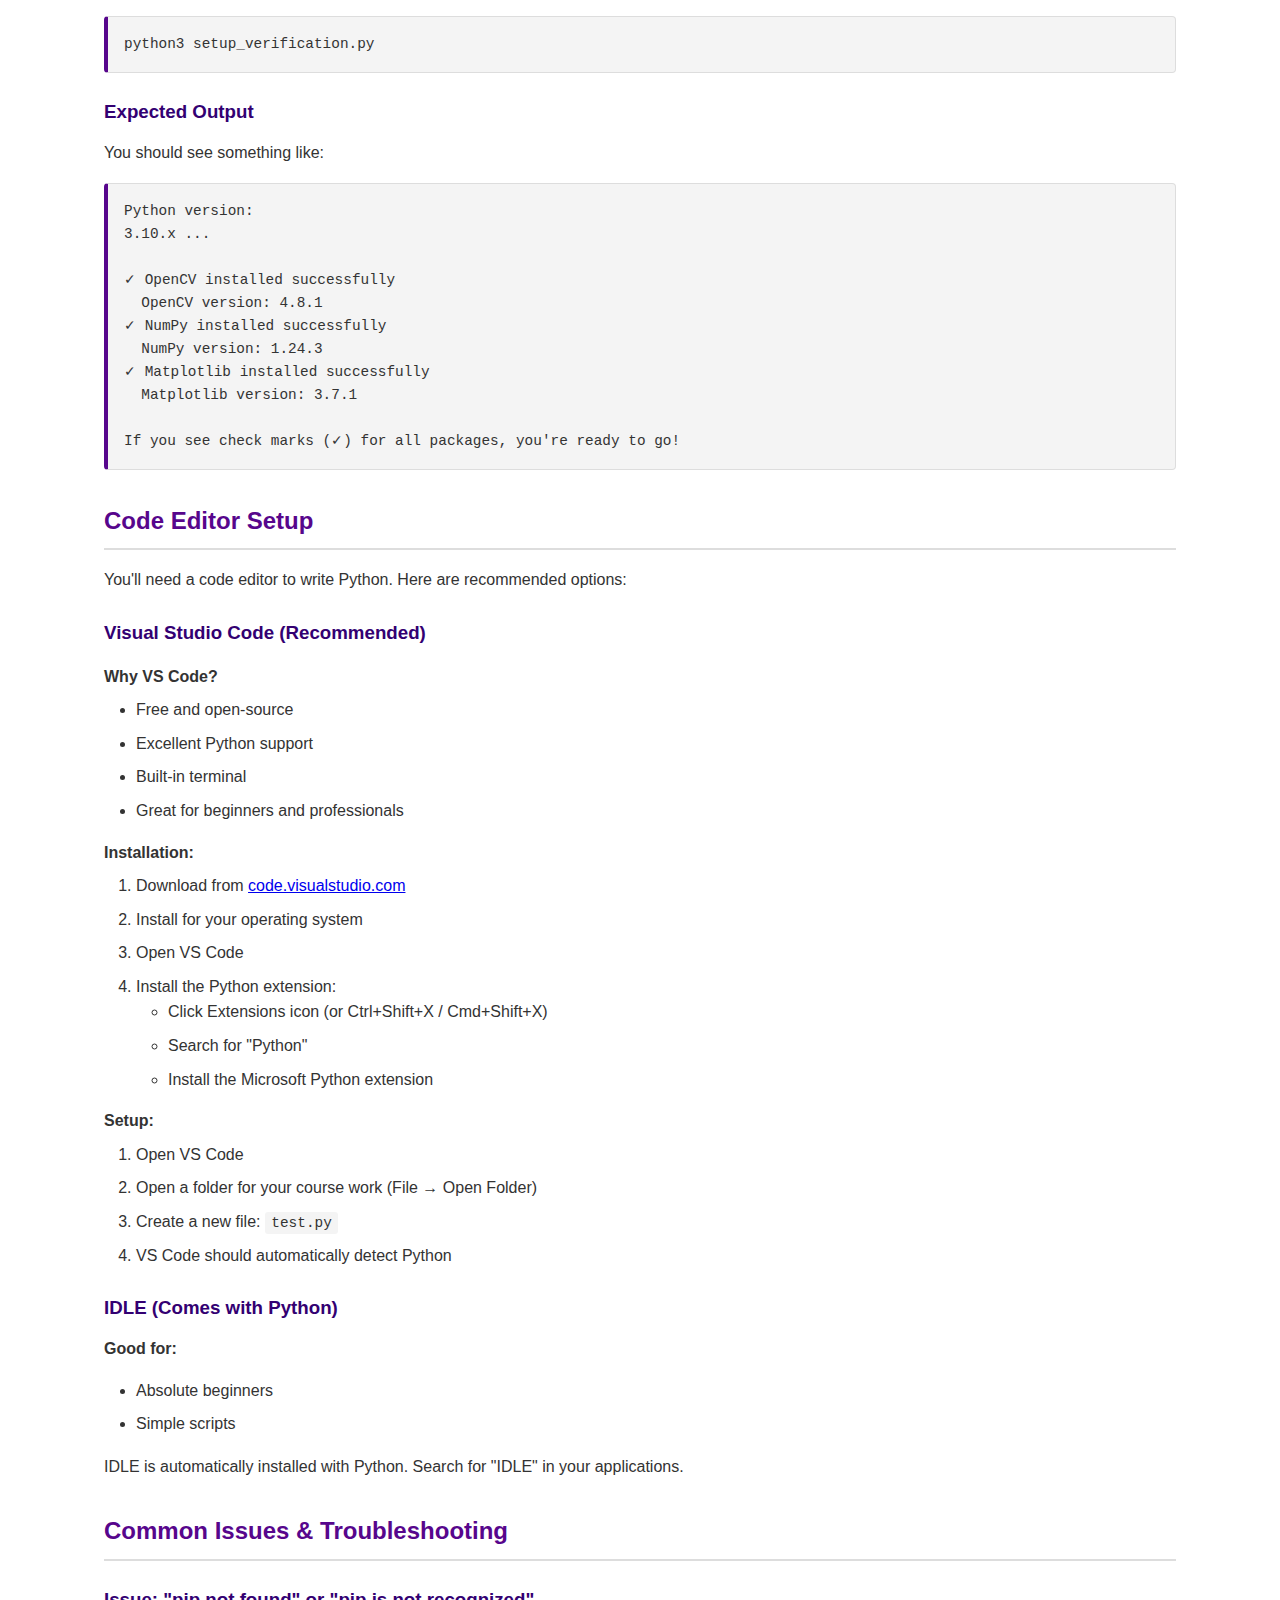
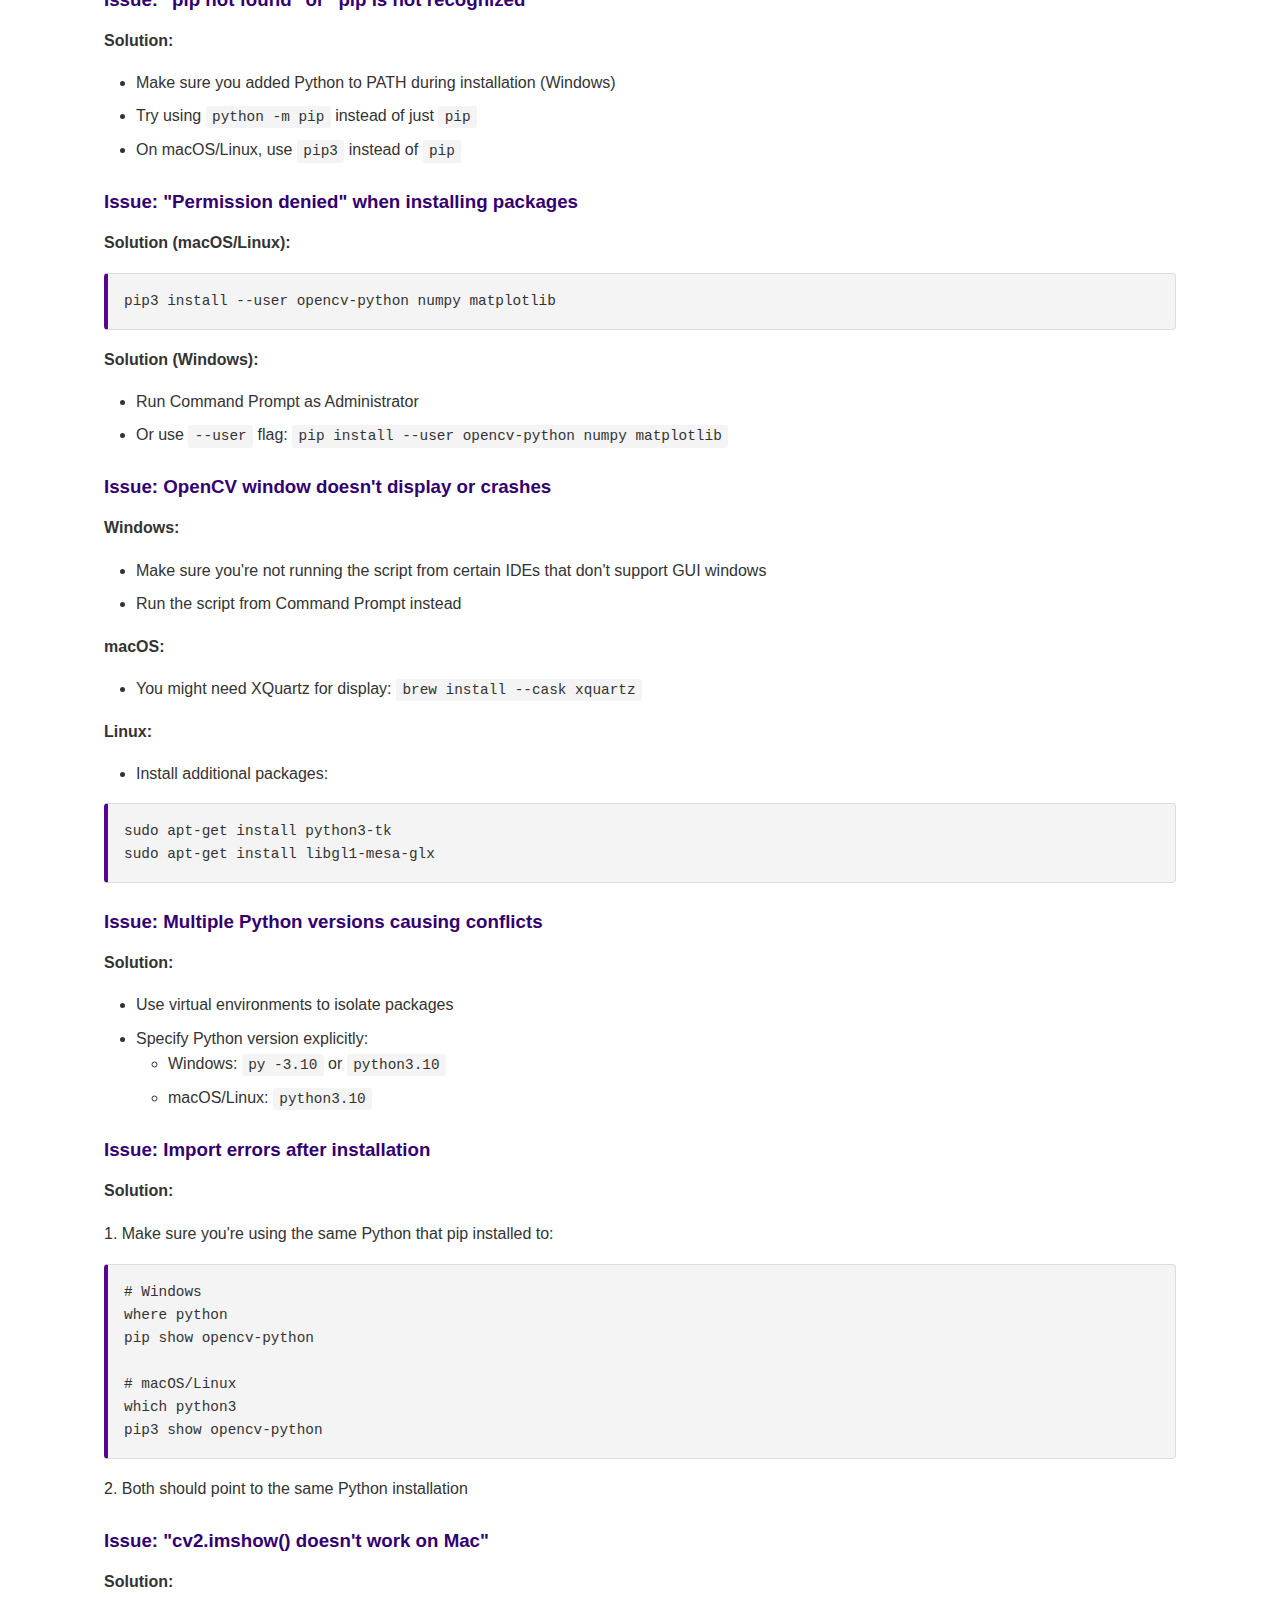
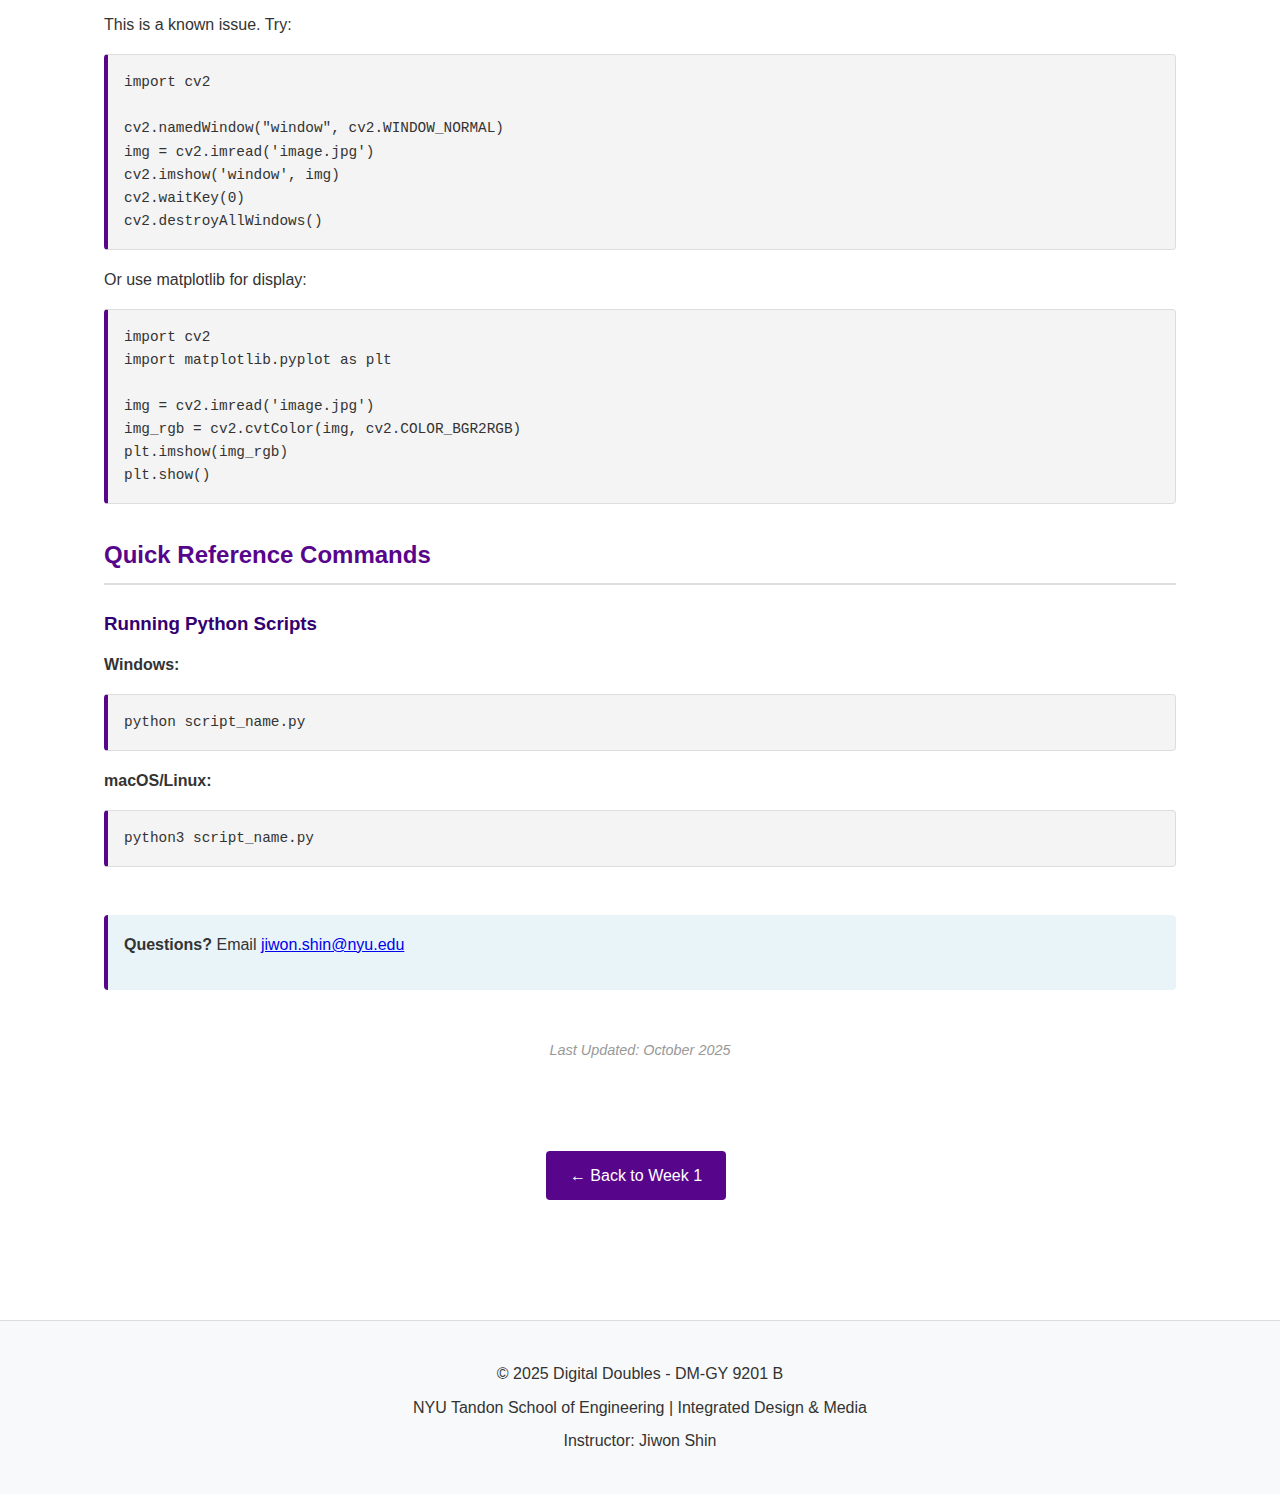
<file: resources/installation_setup_guide.html>
<!DOCTYPE html>
<html lang="en">
<head>
    <meta charset="UTF-8">
    <meta name="viewport" content="width=device-width, initial-scale=1.0">
    <title>Installation & Setup Guide - Digital Doubles</title>
    <link rel="stylesheet" href="../css/style.css">
    <style>
        .guide-content {
            background-color: white;
            padding: 2rem;
            border-radius: 8px;
            margin-top: 2rem;
        }
        .guide-content h2 {
            color: var(--primary-color);
            margin-top: 2rem;
            margin-bottom: 1rem;
            padding-bottom: 0.5rem;
            border-bottom: 2px solid var(--border-color);
        }
        .guide-content h3 {
            color: var(--secondary-color);
            margin-top: 1.5rem;
            margin-bottom: 0.75rem;
        }
        .guide-content h4 {
            color: var(--text-color);
            margin-top: 1rem;
            margin-bottom: 0.5rem;
            font-weight: 600;
        }
        .guide-content p {
            margin-bottom: 1rem;
            line-height: 1.7;
        }
        .guide-content ul, .guide-content ol {
            margin-left: 2rem;
            margin-bottom: 1rem;
        }
        .guide-content li {
            margin-bottom: 0.5rem;
        }
        .guide-content code {
            background-color: #f4f4f4;
            padding: 0.2rem 0.4rem;
            border-radius: 3px;
            font-family: 'Courier New', monospace;
            font-size: 0.9rem;
        }
        .guide-content pre {
            background-color: #f4f4f4;
            border: 1px solid #ddd;
            border-left: 4px solid var(--primary-color);
            padding: 1rem;
            border-radius: 4px;
            overflow-x: auto;
            margin: 1rem 0;
        }
        .guide-content pre code {
            background: none;
            padding: 0;
        }
        .toc {
            background-color: var(--light-bg);
            padding: 1.5rem;
            border-radius: 6px;
            margin: 2rem 0;
        }
        .toc ol {
            margin-left: 1.5rem;
        }
        .toc a {
            color: var(--primary-color);
            text-decoration: none;
            font-weight: 500;
        }
        .toc a:hover {
            text-decoration: underline;
        }
        .info-box {
            background-color: #e8f4f8;
            border-left: 4px solid var(--primary-color);
            padding: 1rem;
            margin: 1.5rem 0;
            border-radius: 4px;
        }
        .warning-box {
            background-color: #fff3cd;
            border-left: 4px solid #ffc107;
            padding: 1rem;
            margin: 1.5rem 0;
            border-radius: 4px;
        }
    </style>
</head>
<body>
    <header>
        <div class="header-content">
            <h1>Installation & Setup Guide</h1>
            <p class="subtitle">Digital Doubles - Week 1</p>
        </div>
    </header>

    <nav>
        <ul>
            <li><a href="../index.html">Home</a></li>
            <li><a href="../syllabus.html">Syllabus</a></li>
            <li><a href="../weeks.html">Weekly Materials</a></li>
            <li><a href="../week1.html">Week 1</a></li>
        </ul>
    </nav>

    <div class="container">
        <section class="content-section">
            <p>This guide will walk you through setting up your development environment for the Digital Doubles course. Follow the instructions for your operating system carefully.</p>
        </section>

        <section class="content-section">
            <div class="toc">
                <h3>Table of Contents</h3>
                <ol>
                    <li><a href="#prerequisites">Prerequisites</a></li>
                    <li><a href="#installing-python">Installing Python</a></li>
                    <li><a href="#installing-packages">Installing Required Packages</a></li>
                    <li><a href="#verifying">Verifying Your Installation</a></li>
                    <li><a href="#code-editor">Code Editor Setup</a></li>
                    <li><a href="#troubleshooting">Common Issues & Troubleshooting</a></li>
                    <li><a href="#quick-reference">Quick Reference Commands</a></li>
                </ol>
            </div>
        </section>

        <div class="guide-content">
            <h2 id="prerequisites">Prerequisites</h2>
            <p>Before you begin, make sure you have:</p>
            <ul>
                <li>A computer with administrator/sudo access</li>
                <li>At least 2GB of free disk space</li>
                <li>A webcam (built-in or external USB)</li>
                <li>Internet connection for downloading packages</li>
            </ul>

            <h2 id="installing-python">Installing Python</h2>

            <h3>Check if Python is Already Installed</h3>
            <p>First, check if you already have Python installed:</p>

            <h4>Windows:</h4>
            <ol>
                <li>Open Command Prompt (search for "cmd" in Start menu)</li>
                <li>Type: <code>python --version</code> or <code>python3 --version</code></li>
            </ol>

            <h4>macOS/Linux:</h4>
            <ol>
                <li>Open Terminal</li>
                <li>Type: <code>python3 --version</code></li>
            </ol>

            <div class="info-box">
                <strong>✓ Good to go!</strong> If you see <code>Python 3.8</code> or higher, skip to <a href="#installing-packages">Installing Required Packages</a>.
            </div>

            <h3>Installing Python from Scratch</h3>

            <h4>Windows</h4>
            <p><strong>1. Download Python:</strong></p>
            <ul>
                <li>Go to <a href="https://www.python.org/downloads/" target="_blank">python.org/downloads</a></li>
                <li>Click "Download Python 3.x.x" (get the latest 3.8+ version)</li>
            </ul>

            <p><strong>2. Install Python:</strong></p>
            <ul>
                <li>Run the downloaded installer</li>
                <li><strong>IMPORTANT:</strong> Check the box "Add Python to PATH" at the bottom</li>
                <li>Click "Install Now"</li>
                <li>Wait for installation to complete</li>
            </ul>

            <p><strong>3. Verify Installation:</strong></p>
            <ul>
                <li>Open a new Command Prompt window</li>
                <li>Type: <code>python --version</code></li>
                <li>You should see: <code>Python 3.x.x</code></li>
            </ul>

            <h4>macOS</h4>
            <p><strong>Option 1: Using Homebrew (Recommended)</strong></p>

            <p><strong>1. Install Homebrew</strong> (if not already installed):</p>
            <ul>
                <li>Open Terminal</li>
                <li>Paste and run:</li>
            </ul>
            <pre><code>/bin/bash -c "$(curl -fsSL https://raw.githubusercontent.com/Homebrew/install/HEAD/install.sh)"</code></pre>

            <p><strong>2. Install Python:</strong></p>
            <pre><code>brew install python3</code></pre>

            <p><strong>3. Verify Installation:</strong></p>
            <pre><code>python3 --version</code></pre>

            <p><strong>Option 2: Direct Download</strong></p>
            <ol>
                <li>Go to <a href="https://www.python.org/downloads/" target="_blank">python.org/downloads</a></li>
                <li>Download the macOS installer</li>
                <li>Run the installer and follow prompts</li>
                <li>Verify with <code>python3 --version</code> in Terminal</li>
            </ol>

            <h4>Linux (Ubuntu/Debian)</h4>
            <p>Python 3 is usually pre-installed. If not:</p>
            <pre><code>sudo apt update
sudo apt install python3 python3-pip</code></pre>

            <p>Verify:</p>
            <pre><code>python3 --version</code></pre>

            <h2 id="installing-packages">Installing Required Packages</h2>
            <p>Now we'll install OpenCV, NumPy, and Matplotlib.</p>

            <h3>Step 1: Open Your Terminal/Command Prompt</h3>
            <ul>
                <li><strong>Windows:</strong> Command Prompt or PowerShell</li>
                <li><strong>macOS/Linux:</strong> Terminal</li>
            </ul>

            <h3>Step 2: Install pip (Python Package Manager)</h3>
            <p><strong>Check if pip is installed:</strong></p>

            <p>Windows:</p>
            <pre><code>python -m pip --version</code></pre>

            <p>macOS/Linux:</p>
            <pre><code>pip3 --version</code></pre>

            <p>If pip is not found, install it:</p>

            <p><strong>Windows:</strong></p>
            <pre><code>python -m ensurepip --upgrade</code></pre>

            <p><strong>macOS/Linux:</strong></p>
            <pre><code>sudo apt install python3-pip</code></pre>

            <h3>Step 3: Install Required Packages</h3>

            <p><strong>Windows:</strong></p>
            <pre><code>pip install opencv-python numpy matplotlib</code></pre>

            <p><strong>macOS/Linux:</strong></p>
            <pre><code>pip3 install opencv-python numpy matplotlib</code></pre>

            <div class="info-box">
                <p><strong>This will install:</strong></p>
                <ul>
                    <li><strong>opencv-python:</strong> OpenCV library for computer vision</li>
                    <li><strong>numpy:</strong> Numerical computing library</li>
                    <li><strong>matplotlib:</strong> Plotting and visualization library</li>
                </ul>
                <p>The installation may take a few minutes. You'll see progress messages.</p>
            </div>

            <h2 id="verifying">Verifying Your Installation</h2>
            <p>Let's make sure everything is installed correctly.</p>

            <ol>
                <li>Download the Week 1 code examples from the <a href="../week1.html">Week 1 page</a></li>
                <li>Find the <code>setup_verification.py</code> file in the <code>01_setup_verification</code> folder</li>
                <li>Run the script:</li>
            </ol>

            <p><strong>Windows:</strong></p>
            <pre><code>python setup_verification.py</code></pre>

            <p><strong>macOS/Linux:</strong></p>
            <pre><code>python3 setup_verification.py</code></pre>

            <h3>Expected Output</h3>
            <p>You should see something like:</p>
            <pre><code>Python version:
3.10.x ...

✓ OpenCV installed successfully
  OpenCV version: 4.8.1
✓ NumPy installed successfully
  NumPy version: 1.24.3
✓ Matplotlib installed successfully
  Matplotlib version: 3.7.1

If you see check marks (✓) for all packages, you're ready to go!</code></pre>

            <h2 id="code-editor">Code Editor Setup</h2>
            <p>You'll need a code editor to write Python. Here are recommended options:</p>

            <h3>Visual Studio Code (Recommended)</h3>
            
            <h4>Why VS Code?</h4>
            <ul>
                <li>Free and open-source</li>
                <li>Excellent Python support</li>
                <li>Built-in terminal</li>
                <li>Great for beginners and professionals</li>
            </ul>

            <h4>Installation:</h4>
            <ol>
                <li>Download from <a href="https://code.visualstudio.com/" target="_blank">code.visualstudio.com</a></li>
                <li>Install for your operating system</li>
                <li>Open VS Code</li>
                <li>Install the Python extension:
                    <ul>
                        <li>Click Extensions icon (or Ctrl+Shift+X / Cmd+Shift+X)</li>
                        <li>Search for "Python"</li>
                        <li>Install the Microsoft Python extension</li>
                    </ul>
                </li>
            </ol>

            <h4>Setup:</h4>
            <ol>
                <li>Open VS Code</li>
                <li>Open a folder for your course work (File → Open Folder)</li>
                <li>Create a new file: <code>test.py</code></li>
                <li>VS Code should automatically detect Python</li>
            </ol>

            <h3>IDLE (Comes with Python)</h3>
            <p><strong>Good for:</strong></p>
            <ul>
                <li>Absolute beginners</li>
                <li>Simple scripts</li>
            </ul>
            <p>IDLE is automatically installed with Python. Search for "IDLE" in your applications.</p>

            <h2 id="troubleshooting">Common Issues & Troubleshooting</h2>

            <h3>Issue: "pip not found" or "pip is not recognized"</h3>
            <p><strong>Solution:</strong></p>
            <ul>
                <li>Make sure you added Python to PATH during installation (Windows)</li>
                <li>Try using <code>python -m pip</code> instead of just <code>pip</code></li>
                <li>On macOS/Linux, use <code>pip3</code> instead of <code>pip</code></li>
            </ul>

            <h3>Issue: "Permission denied" when installing packages</h3>
            <p><strong>Solution (macOS/Linux):</strong></p>
            <pre><code>pip3 install --user opencv-python numpy matplotlib</code></pre>

            <p><strong>Solution (Windows):</strong></p>
            <ul>
                <li>Run Command Prompt as Administrator</li>
                <li>Or use <code>--user</code> flag: <code>pip install --user opencv-python numpy matplotlib</code></li>
            </ul>

            <h3>Issue: OpenCV window doesn't display or crashes</h3>
            <p><strong>Windows:</strong></p>
            <ul>
                <li>Make sure you're not running the script from certain IDEs that don't support GUI windows</li>
                <li>Run the script from Command Prompt instead</li>
            </ul>

            <p><strong>macOS:</strong></p>
            <ul>
                <li>You might need XQuartz for display: <code>brew install --cask xquartz</code></li>
            </ul>

            <p><strong>Linux:</strong></p>
            <ul>
                <li>Install additional packages:</li>
            </ul>
            <pre><code>sudo apt-get install python3-tk
sudo apt-get install libgl1-mesa-glx</code></pre>

            <h3>Issue: Multiple Python versions causing conflicts</h3>
            <p><strong>Solution:</strong></p>
            <ul>
                <li>Use virtual environments to isolate packages</li>
                <li>Specify Python version explicitly:
                    <ul>
                        <li>Windows: <code>py -3.10</code> or <code>python3.10</code></li>
                        <li>macOS/Linux: <code>python3.10</code></li>
                    </ul>
                </li>
            </ul>

            <h3>Issue: Import errors after installation</h3>
            <p><strong>Solution:</strong></p>
            <p>1. Make sure you're using the same Python that pip installed to:</p>
            <pre><code># Windows
where python
pip show opencv-python

# macOS/Linux
which python3
pip3 show opencv-python</code></pre>
            <p>2. Both should point to the same Python installation</p>

            <h3>Issue: "cv2.imshow() doesn't work on Mac"</h3>
            <p><strong>Solution:</strong></p>
            <p>This is a known issue. Try:</p>
            <pre><code>import cv2

cv2.namedWindow("window", cv2.WINDOW_NORMAL)
img = cv2.imread('image.jpg')
cv2.imshow('window', img)
cv2.waitKey(0)
cv2.destroyAllWindows()</code></pre>

            <p>Or use matplotlib for display:</p>
            <pre><code>import cv2
import matplotlib.pyplot as plt

img = cv2.imread('image.jpg')
img_rgb = cv2.cvtColor(img, cv2.COLOR_BGR2RGB)
plt.imshow(img_rgb)
plt.show()</code></pre>

            <h2 id="quick-reference">Quick Reference Commands</h2>

            <h3>Running Python Scripts</h3>

            <p><strong>Windows:</strong></p>
            <pre><code>python script_name.py</code></pre>

            <p><strong>macOS/Linux:</strong></p>
            <pre><code>python3 script_name.py</code></pre>

            <div class="info-box" style="margin-top: 3rem;">
                <p><strong>Questions?</strong> Email <a href="mailto:jiwon.shin@nyu.edu">jiwon.shin@nyu.edu</a></p>
            </div>

            <p style="margin-top: 3rem; text-align: center; color: #999; font-size: 0.9rem;">
                <em>Last Updated: October 2025</em>
            </p>
        </div>

        <div class="text-center mt-2">
            <a href="../week1.html" class="btn">← Back to Week 1</a>
        </div>
    </div>

    <footer>
        <p>&copy; 2025 Digital Doubles - DM-GY 9201 B</p>
        <p>NYU Tandon School of Engineering | Integrated Design & Media</p>
        <p>Instructor: Jiwon Shin</p>
    </footer>
</body>
</html>
</file>
<file: css/style.css>
/* Digital Doubles Course Website - Stylesheet */

:root {
    --primary-color: #57068c;
    --secondary-color: #330072;
    --accent-color: #ff6b35;
    --text-color: #333;
    --light-bg: #f8f9fa;
    --border-color: #ddd;
}

* {
    margin: 0;
    padding: 0;
    box-sizing: border-box;
}

body {
    font-family: -apple-system, BlinkMacSystemFont, 'Segoe UI', Roboto, 'Helvetica Neue', Arial, sans-serif;
    line-height: 1.6;
    color: var(--text-color);
    background-color: #fff;
}

/* Header */
header {
    background: linear-gradient(135deg, var(--primary-color), var(--secondary-color));
    color: white;
    padding: 2rem 0;
    box-shadow: 0 2px 10px rgba(0,0,0,0.1);
}

.header-content {
    max-width: 1200px;
    margin: 0 auto;
    padding: 0 2rem;
}

header h1 {
    font-size: 2.5rem;
    font-weight: 700;
    margin-bottom: 0.5rem;
}

header .subtitle {
    font-size: 1.1rem;
    opacity: 0.9;
}

/* Navigation */
nav {
    background-color: white;
    border-bottom: 2px solid var(--border-color);
    position: sticky;
    top: 0;
    z-index: 100;
    box-shadow: 0 2px 5px rgba(0,0,0,0.05);
}

nav ul {
    list-style: none;
    display: flex;
    max-width: 1200px;
    margin: 0 auto;
    padding: 0 2rem;
    flex-wrap: wrap;
}

nav li {
    margin: 0;
}

nav a {
    display: block;
    padding: 1rem 1.5rem;
    color: var(--text-color);
    text-decoration: none;
    transition: all 0.3s ease;
    font-weight: 500;
}

nav a:hover {
    background-color: var(--primary-color);
    color: white;
}

nav a.active {
    background-color: var(--primary-color);
    color: white;
}

/* Main Container */
.container {
    max-width: 1200px;
    margin: 0 auto;
    padding: 3rem 2rem;
}

/* Content Sections */
.content-section {
    margin-bottom: 3rem;
}

.content-section h2 {
    color: var(--primary-color);
    font-size: 2rem;
    margin-bottom: 1rem;
    padding-bottom: 0.5rem;
    border-bottom: 3px solid var(--accent-color);
}

.content-section h3 {
    color: var(--secondary-color);
    font-size: 1.5rem;
    margin: 2rem 0 1rem 0;
}

.content-section p {
    margin-bottom: 1rem;
}

/* Info Box */
.info-box {
    background-color: var(--light-bg);
    border-left: 4px solid var(--primary-color);
    padding: 1.5rem;
    margin: 2rem 0;
    border-radius: 4px;
}

.info-box h3 {
    margin-top: 0;
    color: var(--primary-color);
}

/* Week Cards */
.week-grid {
    display: grid;
    grid-template-columns: repeat(auto-fill, minmax(300px, 1fr));
    gap: 2rem;
    margin: 2rem 0;
}

.week-card-link {
    text-decoration: none;
    color: inherit;
    display: block;
}

.week-card {
    background-color: white;
    border: 2px solid var(--border-color);
    border-radius: 8px;
    padding: 1.5rem;
    transition: all 0.3s ease;
    box-shadow: 0 2px 5px rgba(0,0,0,0.05);
}

.week-card:hover {
    transform: translateY(-5px);
    box-shadow: 0 5px 20px rgba(0,0,0,0.1);
    border-color: var(--primary-color);
}

/* Active/Clickable Week Card */
.week-card-active {
    border-color: var(--primary-color);
    cursor: pointer;
    position: relative;
}

.week-card-active::after {
    content: "→";
    position: absolute;
    right: 1rem;
    top: 50%;
    transform: translateY(-50%);
    font-size: 1.5rem;
    color: var(--primary-color);
    opacity: 0;
    transition: all 0.3s ease;
}

.week-card-link:hover .week-card-active {
    background-color: var(--light-bg);
    border-color: var(--secondary-color);
    transform: translateY(-5px);
    box-shadow: 0 8px 25px rgba(87, 6, 140, 0.2);
}

.week-card-link:hover .week-card-active::after {
    opacity: 1;
    right: 1.5rem;
}

.week-card h3 {
    color: var(--primary-color);
    margin: 0 0 1rem 0;
    font-size: 1.3rem;
}

.week-card p {
    margin-bottom: 1rem;
    color: #666;
}

.week-card .topics {
    font-size: 0.9rem;
    color: #777;
    margin-bottom: 1rem;
}

/* Buttons and Links */
.btn {
    display: inline-block;
    padding: 0.75rem 1.5rem;
    background-color: var(--primary-color);
    color: white;
    text-decoration: none;
    border-radius: 4px;
    transition: all 0.3s ease;
    font-weight: 500;
    margin: 0.5rem 0.5rem 0.5rem 0;
}

.btn:hover {
    background-color: var(--secondary-color);
    transform: translateY(-2px);
    box-shadow: 0 4px 8px rgba(0,0,0,0.2);
}

.btn-secondary {
    background-color: #6c757d;
}

.btn-secondary:hover {
    background-color: #545b62;
}

.download-link {
    color: var(--primary-color);
    text-decoration: none;
    font-weight: 500;
    padding: 0.5rem 1rem;
    display: inline-block;
    border: 2px solid var(--primary-color);
    border-radius: 4px;
    transition: all 0.3s ease;
}

.download-link:hover {
    background-color: var(--primary-color);
    color: white;
}

/* Materials List */
.materials-list {
    list-style: none;
    padding: 0;
}

.materials-list li {
    padding: 1rem;
    border-bottom: 1px solid var(--border-color);
    display: flex;
    justify-content: space-between;
    align-items: center;
}

.materials-list li:last-child {
    border-bottom: none;
}

.material-title {
    font-weight: 500;
    color: var(--text-color);
}

.material-meta {
    font-size: 0.9rem;
    color: #777;
    margin-left: 1rem;
}

/* Code Block */
.code-block {
    background-color: #f4f4f4;
    border: 1px solid #ddd;
    border-left: 4px solid var(--primary-color);
    padding: 1rem;
    margin: 1rem 0;
    border-radius: 4px;
    font-family: 'Courier New', monospace;
    overflow-x: auto;
}

/* Footer */
footer {
    background-color: var(--light-bg);
    color: var(--text-color);
    text-align: center;
    padding: 2rem 0;
    margin-top: 4rem;
    border-top: 1px solid var(--border-color);
}

footer p {
    margin: 0.5rem 0;
}

/* Responsive Design */
@media (max-width: 768px) {
    header h1 {
        font-size: 2rem;
    }
    
    nav ul {
        flex-direction: column;
        padding: 0;
    }
    
    nav a {
        border-bottom: 1px solid var(--border-color);
    }
    
    .week-grid {
        grid-template-columns: 1fr;
    }
    
    .container {
        padding: 2rem 1rem;
    }
}

/* Utility Classes */
.text-center {
    text-align: center;
}

.mt-2 {
    margin-top: 2rem;
}

.mb-2 {
    margin-bottom: 2rem;
}
</file>
